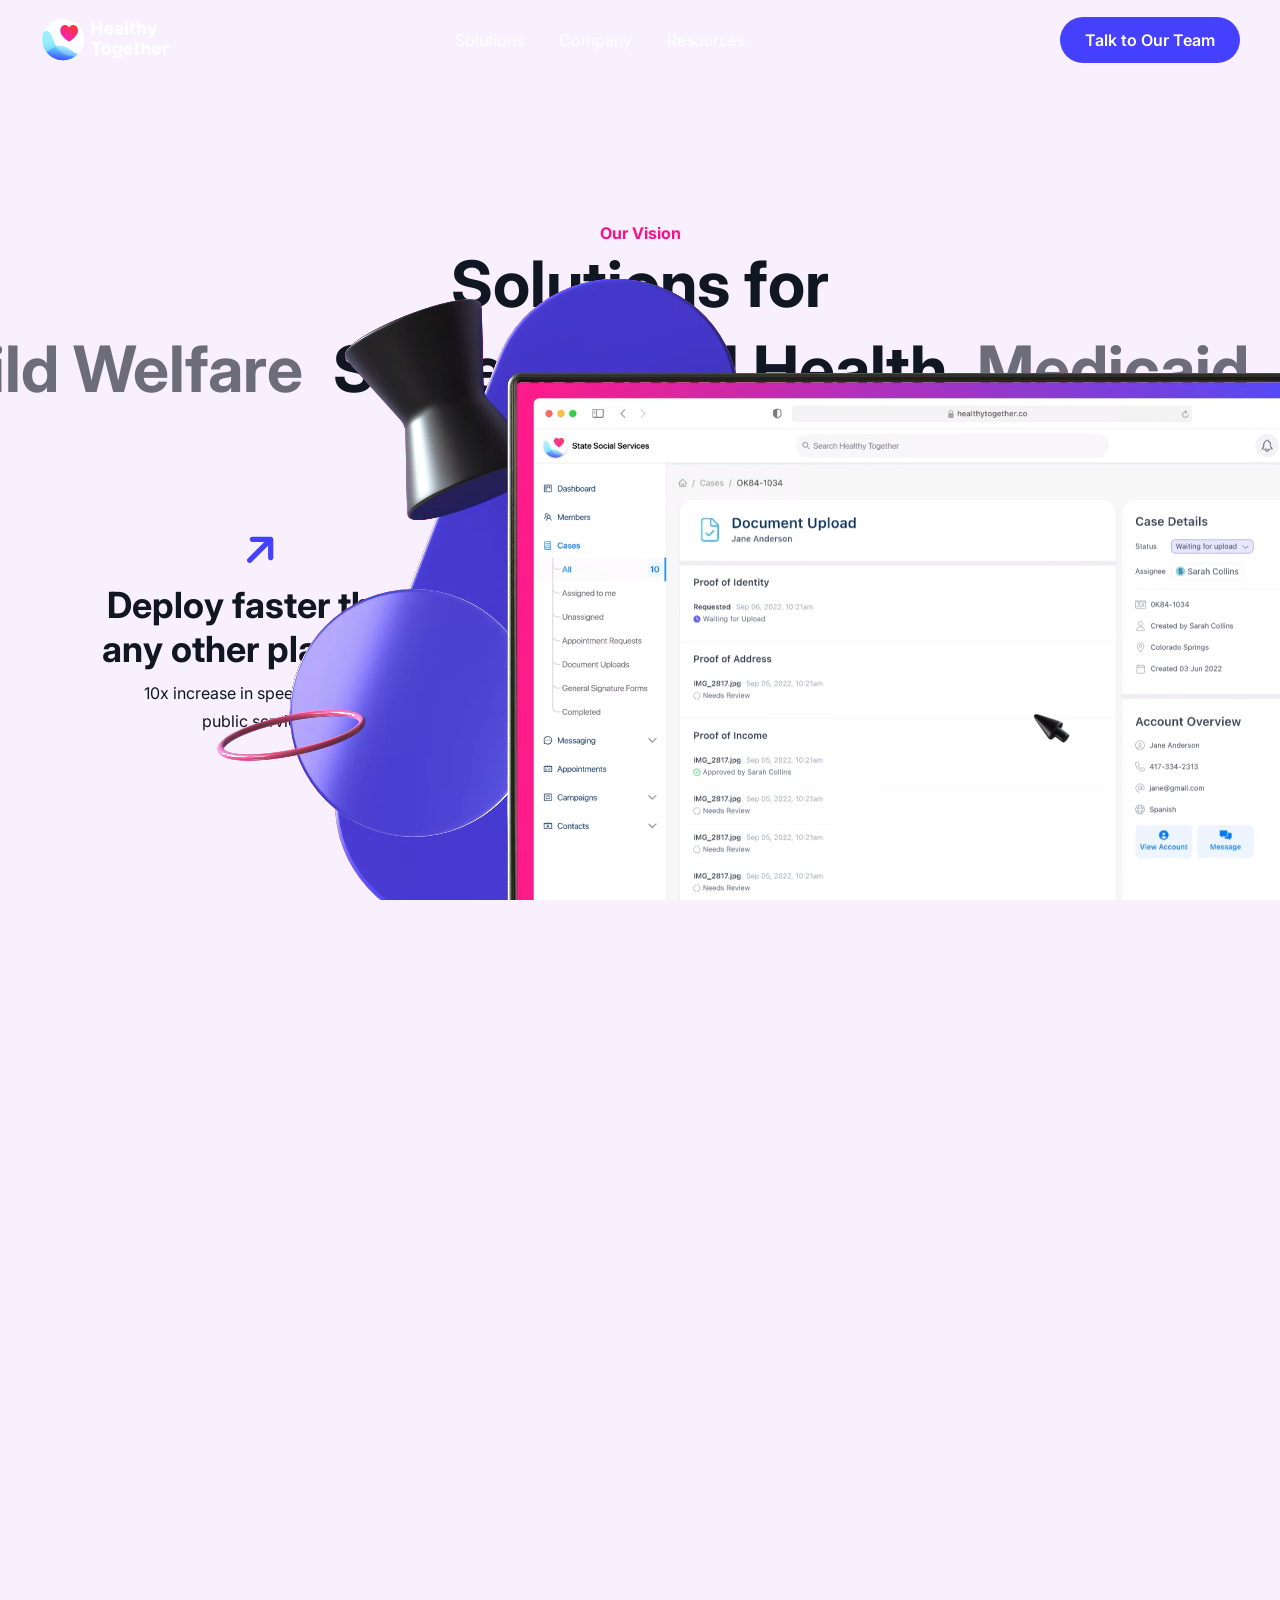
<file: index.html>
<!DOCTYPE html>
<html lang="en">
<head>
    <meta charset="UTF-8">
    <meta name="viewport" content="width=device-width, initial-scale=1.0">
    <title>Helthy Together || Home-1</title>
    <link rel="stylesheet" href="assets/css/bootstrap.min.css">
    <link rel="stylesheet" href="assets/css/magnific-popup.css">
    <link rel="stylesheet" href="assets/css/all.min.css">
    <link rel="stylesheet" href="assets/css/flaticon.css">
    <link rel="stylesheet" href="assets/css/swiper-bundle.min.css">
    <link rel="stylesheet" href="assets/css/style.css">
</head>
<body>
     <!--===== Header Area Start =====-->
     <header>
        <div class="td-header-area td-transparent-header pl-35 pr-40">
            <div class="container-fluid p-0">
                <div class="d-flex justify-content-between align-items-center ">
                    <div class="td-logo">
                        <a href="index.html"><img src="assets/img/logo/logo.png" alt=""></a>
                    </div>
                    <div class="td-main-menu d-xl-block d-none">
                        <nav class="td-mobile-menu-active">
                            <ul class="d-flex">
                                <li><a href="#">Solutions</a></li>
                                <li><a href="#">Company</a></li>
                                <li><a href="#">Resources</a></li>                                                 
                            </ul>
                        </nav>
                    </div>
                    <div class="td-header-search d-none d-md-flex">
                        <button class="td-btn-1">Talk to Our Team</button>
                    </div>
                </div>
            </div>
        </div>
    </header> 
    <!--===== Header Area End =====-->
    <div id="smooth-wrapper">
        <div id="smooth-content">
    <main>
        <!--===== Hero Area Start =====-->
        <section class="td-hero-area td-black-bg pt-65 pb-180">
            <div class="td-hero-container p-relative">
                <div class="td-hero-video">
                    <video autoplay muted playsinline>
                        <source src="assets/video/hero-waveform_VP9.webm" type="video/webm">
                      </video>
                </div>
                <div class="td-hero-content text-center p-absolute">
                    <h1 class="td-hero-title td-line-hight">Creating the future of <br> health & human services.</h1>
                    <div class="td-hero-btn pt-50">
                        <button class="td-btn-1 td-btn-white">Talk to Our Team</button>
                    </div>
                </div>
                <div class="td-hero-brands text-center">
                    <img src="assets/img/home01/brands/brand01.png" alt="">
                    <img src="assets/img/home01/brands/brand02.png" alt="">
                    <img src="assets/img/home01/brands/brand03.png" alt="">
                    <img src="assets/img/home01/brands/brand04.png" alt="">
                    <img src="assets/img/home01/brands/brand05.png" alt="">
                </div>
            </div>
            <div class="td-circle-shape-container">
                <div class="td-circle-shape"></div>
            </div>
        </section>
        <!--===== Hero Area End =====-->

        <!--===== Benefits Area End =====-->
        <div class="td-benefits-area">
            <div class="container">
                <div class="td-benefits-content text-center">
                    <div class="td-benefits-title-wrapper pt-80">
                        <h2 class="td-hero-title">Systemic issues are impacting everyone.</h2>
                        <p>Outdated government systems have been in <br>
                            the spotlight since the global pandemic.</p>
                    </div>
                </div>
            </div> 
            <div class="td-benefits-svg">
                <svg xmlns="http://www.w3.org/2000/svg" id="svg_icon" xmlns:xlink="http://www.w3.org/1999/xlink" viewBox="0 0 1600 720" width="1600" height="720" preserveAspectRatio="xMidYMid meet" style="width: currentWidth; height: 100%; transform: translate3d(0px, 0px, 0px); content-visibility: visible;">
                    <defs><clipPath id="__lottie_element_33"><rect width="1600" height="720" x="0" y="0"></rect></clipPath><g id="__lottie_element_37"><g transform="matrix(1.1976699829101562,0,0,1.117650032043457,-153.98487854003906,9.828521728515625)" opacity="1" style="display: block;"><g opacity="1" transform="matrix(1,0,0,1,264,293)"><path fill="rgb(253,15,131)" fill-opacity="1" d=" M86,-85 C86,-85 86,85 86,85 C86,85 -86,85 -86,85 C-86,85 -86,-85 -86,-85 C-86,-85 86,-85 86,-85z"></path><path stroke-linecap="butt" stroke-linejoin="miter" fill-opacity="0" stroke-miterlimit="4" stroke="rgb(254,15,131)" stroke-opacity="1" stroke-width="0" d=" M86,-85 C86,-85 86,85 86,85 C86,85 -86,85 -86,85 C-86,85 -86,-85 -86,-85 C-86,-85 86,-85 86,-85z"></path></g></g></g><g id="__lottie_element_43"><g style="display: block;" transform="matrix(1.3139499425888062,0,0,1,64.91720581054688,-66.10000610351562)" opacity="1"><g opacity="1" transform="matrix(1,0,0,1,264,293)"><path fill="rgb(253,15,131)" fill-opacity="1" d=" M86,-85 C86,-85 86,85 86,85 C86,85 -86,85 -86,85 C-86,85 -86,-85 -86,-85 C-86,-85 86,-85 86,-85z"></path><path stroke-linecap="butt" stroke-linejoin="miter" fill-opacity="0" stroke-miterlimit="4" stroke="rgb(254,15,131)" stroke-opacity="1" stroke-width="0" d=" M86,-85 C86,-85 86,85 86,85 C86,85 -86,85 -86,85 C-86,85 -86,-85 -86,-85 C-86,-85 86,-85 86,-85z"></path></g></g></g><g id="__lottie_element_49"><g style="display: block;" transform="matrix(1,0,0,1,401.79998779296875,-173.6999969482422)" opacity="1"><g opacity="1" transform="matrix(1,0,0,1,264,293)"><path fill="rgb(253,15,131)" fill-opacity="1" d=" M86,-85 C86,-85 86,85 86,85 C86,85 -86,85 -86,85 C-86,85 -86,-85 -86,-85 C-86,-85 86,-85 86,-85z"></path><path stroke-linecap="butt" stroke-linejoin="miter" fill-opacity="0" stroke-miterlimit="4" stroke="rgb(254,15,131)" stroke-opacity="1" stroke-width="0" d=" M86,-85 C86,-85 86,85 86,85 C86,85 -86,85 -86,85 C-86,85 -86,-85 -86,-85 C-86,-85 86,-85 86,-85z"></path></g></g></g><g id="__lottie_element_55"><g style="display: block;" transform="matrix(1.4418599605560303,0,0,1.1058800220489502,564.3489990234375,-81.32286071777344)" opacity="1"><g opacity="1" transform="matrix(1,0,0,1,264,293)"><path fill="rgb(253,15,131)" fill-opacity="1" d=" M86,-85 C86,-85 86,85 86,85 C86,85 -86,85 -86,85 C-86,85 -86,-85 -86,-85 C-86,-85 86,-85 86,-85z"></path><path stroke-linecap="butt" stroke-linejoin="miter" fill-opacity="0" stroke-miterlimit="4" stroke="rgb(254,15,131)" stroke-opacity="1" stroke-width="0" d=" M86,-85 C86,-85 86,85 86,85 C86,85 -86,85 -86,85 C-86,85 -86,-85 -86,-85 C-86,-85 86,-85 86,-85z"></path></g></g></g><g id="__lottie_element_61"><g style="display: block;" transform="matrix(1.1279100179672241,0,0,1,891.4317016601562,30.70001220703125)" opacity="1"><g opacity="1" transform="matrix(1,0,0,1,264,293)"><path fill="rgb(253,15,131)" fill-opacity="1" d=" M86,-85 C86,-85 86,85 86,85 C86,85 -86,85 -86,85 C-86,85 -86,-85 -86,-85 C-86,-85 86,-85 86,-85z"></path><path stroke-linecap="butt" stroke-linejoin="miter" fill-opacity="0" stroke-miterlimit="4" stroke="rgb(254,15,131)" stroke-opacity="1" stroke-width="0" d=" M86,-85 C86,-85 86,85 86,85 C86,85 -86,85 -86,85 C-86,85 -86,-85 -86,-85 C-86,-85 86,-85 86,-85z"></path></g></g></g><g id="__lottie_element_67"><g style="display: block;" transform="matrix(1.3255800008773804,0,0,1,1099.246826171875,140.29998779296875)" opacity="1"><g opacity="1" transform="matrix(1,0,0,1,264,293)"><path fill="rgb(253,15,131)" fill-opacity="1" d=" M86,-85 C86,-85 86,85 86,85 C86,85 -86,85 -86,85 C-86,85 -86,-85 -86,-85 C-86,-85 86,-85 86,-85z"></path><path stroke-linecap="butt" stroke-linejoin="miter" fill-opacity="0" stroke-miterlimit="4" stroke="rgb(254,15,131)" stroke-opacity="1" stroke-width="0" d=" M86,-85 C86,-85 86,85 86,85 C86,85 -86,85 -86,85 C-86,85 -86,-85 -86,-85 C-86,-85 86,-85 86,-85z"></path></g></g></g><g id="__lottie_element_73"><g transform="matrix(1.1976699829101562,0,0,1.117650032043457,-153.98487854003906,9.828521728515625)" opacity="1" style="display: block;"><g opacity="1" transform="matrix(1,0,0,1,264,293)"><path fill="rgb(253,15,131)" fill-opacity="1" d=" M86,-85 C86,-85 86,85 86,85 C86,85 -86,85 -86,85 C-86,85 -86,-85 -86,-85 C-86,-85 86,-85 86,-85z"></path><path stroke-linecap="butt" stroke-linejoin="miter" fill-opacity="0" stroke-miterlimit="4" stroke="rgb(254,15,131)" stroke-opacity="1" stroke-width="0" d=" M86,-85 C86,-85 86,85 86,85 C86,85 -86,85 -86,85 C-86,85 -86,-85 -86,-85 C-86,-85 86,-85 86,-85z"></path></g></g></g><g id="__lottie_element_79"><g style="display: block;" transform="matrix(1.3139499425888062,0,0,1,64.91720581054688,-66.10000610351562)" opacity="1"><g opacity="1" transform="matrix(1,0,0,1,264,293)"><path fill="rgb(253,15,131)" fill-opacity="1" d=" M86,-85 C86,-85 86,85 86,85 C86,85 -86,85 -86,85 C-86,85 -86,-85 -86,-85 C-86,-85 86,-85 86,-85z"></path><path stroke-linecap="butt" stroke-linejoin="miter" fill-opacity="0" stroke-miterlimit="4" stroke="rgb(254,15,131)" stroke-opacity="1" stroke-width="0" d=" M86,-85 C86,-85 86,85 86,85 C86,85 -86,85 -86,85 C-86,85 -86,-85 -86,-85 C-86,-85 86,-85 86,-85z"></path></g></g></g><g id="__lottie_element_85"><g style="display: block;" transform="matrix(1,0,0,1,401.79998779296875,-173.6999969482422)" opacity="1"><g opacity="1" transform="matrix(1,0,0,1,264,293)"><path fill="rgb(253,15,131)" fill-opacity="1" d=" M86,-85 C86,-85 86,85 86,85 C86,85 -86,85 -86,85 C-86,85 -86,-85 -86,-85 C-86,-85 86,-85 86,-85z"></path><path stroke-linecap="butt" stroke-linejoin="miter" fill-opacity="0" stroke-miterlimit="4" stroke="rgb(254,15,131)" stroke-opacity="1" stroke-width="0" d=" M86,-85 C86,-85 86,85 86,85 C86,85 -86,85 -86,85 C-86,85 -86,-85 -86,-85 C-86,-85 86,-85 86,-85z"></path></g></g></g><g id="__lottie_element_91"><g style="display: block;" transform="matrix(1.4418599605560303,0,0,1.1058800220489502,564.3489990234375,-81.32286071777344)" opacity="1"><g opacity="1" transform="matrix(1,0,0,1,264,293)"><path fill="rgb(253,15,131)" fill-opacity="1" d=" M86,-85 C86,-85 86,85 86,85 C86,85 -86,85 -86,85 C-86,85 -86,-85 -86,-85 C-86,-85 86,-85 86,-85z"></path><path stroke-linecap="butt" stroke-linejoin="miter" fill-opacity="0" stroke-miterlimit="4" stroke="rgb(254,15,131)" stroke-opacity="1" stroke-width="0" d=" M86,-85 C86,-85 86,85 86,85 C86,85 -86,85 -86,85 C-86,85 -86,-85 -86,-85 C-86,-85 86,-85 86,-85z"></path></g></g></g><g id="__lottie_element_97"><g style="display: block;" transform="matrix(1.1279100179672241,0,0,1,891.4317016601562,30.70001220703125)" opacity="1"><g opacity="1" transform="matrix(1,0,0,1,264,293)"><path fill="rgb(253,15,131)" fill-opacity="1" d=" M86,-85 C86,-85 86,85 86,85 C86,85 -86,85 -86,85 C-86,85 -86,-85 -86,-85 C-86,-85 86,-85 86,-85z"></path><path stroke-linecap="butt" stroke-linejoin="miter" fill-opacity="0" stroke-miterlimit="4" stroke="rgb(254,15,131)" stroke-opacity="1" stroke-width="0" d=" M86,-85 C86,-85 86,85 86,85 C86,85 -86,85 -86,85 C-86,85 -86,-85 -86,-85 C-86,-85 86,-85 86,-85z"></path></g></g></g><g id="__lottie_element_103"><g style="display: block;" transform="matrix(1.3255800008773804,0,0,1,1099.246826171875,140.29998779296875)" opacity="1"><g opacity="1" transform="matrix(1,0,0,1,264,293)"><path fill="rgb(253,15,131)" fill-opacity="1" d=" M86,-85 C86,-85 86,85 86,85 C86,85 -86,85 -86,85 C-86,85 -86,-85 -86,-85 C-86,-85 86,-85 86,-85z"></path><path stroke-linecap="butt" stroke-linejoin="miter" fill-opacity="0" stroke-miterlimit="4" stroke="rgb(254,15,131)" stroke-opacity="1" stroke-width="0" d=" M86,-85 C86,-85 86,85 86,85 C86,85 -86,85 -86,85 C-86,85 -86,-85 -86,-85 C-86,-85 86,-85 86,-85z"></path></g></g></g><g id="__lottie_element_109"><g transform="matrix(1.1976699829101562,0,0,1.117650032043457,-153.98487854003906,9.828521728515625)" opacity="1" style="display: block;"><g opacity="1" transform="matrix(1,0,0,1,264,293)"><path fill="rgb(253,15,131)" fill-opacity="1" d=" M86,-85 C86,-85 86,85 86,85 C86,85 -86,85 -86,85 C-86,85 -86,-85 -86,-85 C-86,-85 86,-85 86,-85z"></path><path stroke-linecap="butt" stroke-linejoin="miter" fill-opacity="0" stroke-miterlimit="4" stroke="rgb(254,15,131)" stroke-opacity="1" stroke-width="0" d=" M86,-85 C86,-85 86,85 86,85 C86,85 -86,85 -86,85 C-86,85 -86,-85 -86,-85 C-86,-85 86,-85 86,-85z"></path></g></g></g><g id="__lottie_element_115"><g style="display: block;" transform="matrix(1.3139499425888062,0,0,1,64.91720581054688,-66.10000610351562)" opacity="1"><g opacity="1" transform="matrix(1,0,0,1,264,293)"><path fill="rgb(253,15,131)" fill-opacity="1" d=" M86,-85 C86,-85 86,85 86,85 C86,85 -86,85 -86,85 C-86,85 -86,-85 -86,-85 C-86,-85 86,-85 86,-85z"></path><path stroke-linecap="butt" stroke-linejoin="miter" fill-opacity="0" stroke-miterlimit="4" stroke="rgb(254,15,131)" stroke-opacity="1" stroke-width="0" d=" M86,-85 C86,-85 86,85 86,85 C86,85 -86,85 -86,85 C-86,85 -86,-85 -86,-85 C-86,-85 86,-85 86,-85z"></path></g></g></g><g id="__lottie_element_121"><g style="display: block;" transform="matrix(1,0,0,1,401.79998779296875,-173.6999969482422)" opacity="1"><g opacity="1" transform="matrix(1,0,0,1,264,293)"><path fill="rgb(253,15,131)" fill-opacity="1" d=" M86,-85 C86,-85 86,85 86,85 C86,85 -86,85 -86,85 C-86,85 -86,-85 -86,-85 C-86,-85 86,-85 86,-85z"></path><path stroke-linecap="butt" stroke-linejoin="miter" fill-opacity="0" stroke-miterlimit="4" stroke="rgb(254,15,131)" stroke-opacity="1" stroke-width="0" d=" M86,-85 C86,-85 86,85 86,85 C86,85 -86,85 -86,85 C-86,85 -86,-85 -86,-85 C-86,-85 86,-85 86,-85z"></path></g></g></g><g id="__lottie_element_127"><g style="display: block;" transform="matrix(1.4418599605560303,0,0,1.1058800220489502,564.3489990234375,-81.32286071777344)" opacity="1"><g opacity="1" transform="matrix(1,0,0,1,264,293)"><path fill="rgb(253,15,131)" fill-opacity="1" d=" M86,-85 C86,-85 86,85 86,85 C86,85 -86,85 -86,85 C-86,85 -86,-85 -86,-85 C-86,-85 86,-85 86,-85z"></path><path stroke-linecap="butt" stroke-linejoin="miter" fill-opacity="0" stroke-miterlimit="4" stroke="rgb(254,15,131)" stroke-opacity="1" stroke-width="0" d=" M86,-85 C86,-85 86,85 86,85 C86,85 -86,85 -86,85 C-86,85 -86,-85 -86,-85 C-86,-85 86,-85 86,-85z"></path></g></g></g><g id="__lottie_element_133"><g style="display: block;" transform="matrix(1.1279100179672241,0,0,1,891.4317016601562,30.70001220703125)" opacity="1"><g opacity="1" transform="matrix(1,0,0,1,264,293)"><path fill="rgb(253,15,131)" fill-opacity="1" d=" M86,-85 C86,-85 86,85 86,85 C86,85 -86,85 -86,85 C-86,85 -86,-85 -86,-85 C-86,-85 86,-85 86,-85z"></path><path stroke-linecap="butt" stroke-linejoin="miter" fill-opacity="0" stroke-miterlimit="4" stroke="rgb(254,15,131)" stroke-opacity="1" stroke-width="0" d=" M86,-85 C86,-85 86,85 86,85 C86,85 -86,85 -86,85 C-86,85 -86,-85 -86,-85 C-86,-85 86,-85 86,-85z"></path></g></g></g><g id="__lottie_element_139"><g style="display: block;" transform="matrix(1.3255800008773804,0,0,1,1099.246826171875,140.29998779296875)" opacity="1"><g opacity="1" transform="matrix(1,0,0,1,264,293)"><path fill="rgb(253,15,131)" fill-opacity="1" d=" M86,-85 C86,-85 86,85 86,85 C86,85 -86,85 -86,85 C-86,85 -86,-85 -86,-85 C-86,-85 86,-85 86,-85z"></path><path stroke-linecap="butt" stroke-linejoin="miter" fill-opacity="0" stroke-miterlimit="4" stroke="rgb(254,15,131)" stroke-opacity="1" stroke-width="0" d=" M86,-85 C86,-85 86,85 86,85 C86,85 -86,85 -86,85 C-86,85 -86,-85 -86,-85 C-86,-85 86,-85 86,-85z"></path></g></g></g><g id="__lottie_element_145"><g transform="matrix(1.1976699829101562,0,0,1.117650032043457,-153.98487854003906,9.828521728515625)" opacity="1" style="display: block;"><g opacity="1" transform="matrix(1,0,0,1,264,293)"><path fill="rgb(253,15,131)" fill-opacity="1" d=" M86,-85 C86,-85 86,85 86,85 C86,85 -86,85 -86,85 C-86,85 -86,-85 -86,-85 C-86,-85 86,-85 86,-85z"></path><path stroke-linecap="butt" stroke-linejoin="miter" fill-opacity="0" stroke-miterlimit="4" stroke="rgb(254,15,131)" stroke-opacity="1" stroke-width="0" d=" M86,-85 C86,-85 86,85 86,85 C86,85 -86,85 -86,85 C-86,85 -86,-85 -86,-85 C-86,-85 86,-85 86,-85z"></path></g></g></g><g id="__lottie_element_151"><g style="display: block;" transform="matrix(1.3139499425888062,0,0,1,64.91720581054688,-66.10000610351562)" opacity="1"><g opacity="1" transform="matrix(1,0,0,1,264,293)"><path fill="rgb(253,15,131)" fill-opacity="1" d=" M86,-85 C86,-85 86,85 86,85 C86,85 -86,85 -86,85 C-86,85 -86,-85 -86,-85 C-86,-85 86,-85 86,-85z"></path><path stroke-linecap="butt" stroke-linejoin="miter" fill-opacity="0" stroke-miterlimit="4" stroke="rgb(254,15,131)" stroke-opacity="1" stroke-width="0" d=" M86,-85 C86,-85 86,85 86,85 C86,85 -86,85 -86,85 C-86,85 -86,-85 -86,-85 C-86,-85 86,-85 86,-85z"></path></g></g></g><g id="__lottie_element_157"><g style="display: block;" transform="matrix(1,0,0,1,401.79998779296875,-173.6999969482422)" opacity="1"><g opacity="1" transform="matrix(1,0,0,1,264,293)"><path fill="rgb(253,15,131)" fill-opacity="1" d=" M86,-85 C86,-85 86,85 86,85 C86,85 -86,85 -86,85 C-86,85 -86,-85 -86,-85 C-86,-85 86,-85 86,-85z"></path><path stroke-linecap="butt" stroke-linejoin="miter" fill-opacity="0" stroke-miterlimit="4" stroke="rgb(254,15,131)" stroke-opacity="1" stroke-width="0" d=" M86,-85 C86,-85 86,85 86,85 C86,85 -86,85 -86,85 C-86,85 -86,-85 -86,-85 C-86,-85 86,-85 86,-85z"></path></g></g></g><g id="__lottie_element_163"><g style="display: block;" transform="matrix(1.4418599605560303,0,0,1.1058800220489502,564.3489990234375,-81.32286071777344)" opacity="1"><g opacity="1" transform="matrix(1,0,0,1,264,293)"><path fill="rgb(253,15,131)" fill-opacity="1" d=" M86,-85 C86,-85 86,85 86,85 C86,85 -86,85 -86,85 C-86,85 -86,-85 -86,-85 C-86,-85 86,-85 86,-85z"></path><path stroke-linecap="butt" stroke-linejoin="miter" fill-opacity="0" stroke-miterlimit="4" stroke="rgb(254,15,131)" stroke-opacity="1" stroke-width="0" d=" M86,-85 C86,-85 86,85 86,85 C86,85 -86,85 -86,85 C-86,85 -86,-85 -86,-85 C-86,-85 86,-85 86,-85z"></path></g></g></g><g id="__lottie_element_169"><g style="display: block;" transform="matrix(1.1279100179672241,0,0,1,891.4317016601562,30.70001220703125)" opacity="1"><g opacity="1" transform="matrix(1,0,0,1,264,293)"><path fill="rgb(253,15,131)" fill-opacity="1" d=" M86,-85 C86,-85 86,85 86,85 C86,85 -86,85 -86,85 C-86,85 -86,-85 -86,-85 C-86,-85 86,-85 86,-85z"></path><path stroke-linecap="butt" stroke-linejoin="miter" fill-opacity="0" stroke-miterlimit="4" stroke="rgb(254,15,131)" stroke-opacity="1" stroke-width="0" d=" M86,-85 C86,-85 86,85 86,85 C86,85 -86,85 -86,85 C-86,85 -86,-85 -86,-85 C-86,-85 86,-85 86,-85z"></path></g></g></g><g id="__lottie_element_175"><g style="display: block;" transform="matrix(1.3255800008773804,0,0,1,1099.246826171875,140.29998779296875)" opacity="1"><g opacity="1" transform="matrix(1,0,0,1,264,293)"><path fill="rgb(253,15,131)" fill-opacity="1" d=" M86,-85 C86,-85 86,85 86,85 C86,85 -86,85 -86,85 C-86,85 -86,-85 -86,-85 C-86,-85 86,-85 86,-85z"></path><path stroke-linecap="butt" stroke-linejoin="miter" fill-opacity="0" stroke-miterlimit="4" stroke="rgb(254,15,131)" stroke-opacity="1" stroke-width="0" d=" M86,-85 C86,-85 86,85 86,85 C86,85 -86,85 -86,85 C-86,85 -86,-85 -86,-85 C-86,-85 86,-85 86,-85z"></path></g></g></g><mask id="__lottie_element_175_1" mask-type="alpha"><use xlink:href="#__lottie_element_175"></use></mask><mask id="__lottie_element_169_1" mask-type="alpha"><use xlink:href="#__lottie_element_169"></use></mask><mask id="__lottie_element_163_1" mask-type="alpha"><use xlink:href="#__lottie_element_163"></use></mask><mask id="__lottie_element_157_1" mask-type="alpha"><use xlink:href="#__lottie_element_157"></use></mask><mask id="__lottie_element_151_1" mask-type="alpha"><use xlink:href="#__lottie_element_151"></use></mask><mask id="__lottie_element_145_1" mask-type="alpha"><use xlink:href="#__lottie_element_145"></use></mask><mask id="__lottie_element_139_1" mask-type="alpha"><use xlink:href="#__lottie_element_139"></use></mask><mask id="__lottie_element_133_1" mask-type="alpha"><use xlink:href="#__lottie_element_133"></use></mask><mask id="__lottie_element_127_1" mask-type="alpha"><use xlink:href="#__lottie_element_127"></use></mask><mask id="__lottie_element_121_1" mask-type="alpha"><use xlink:href="#__lottie_element_121"></use></mask><mask id="__lottie_element_115_1" mask-type="alpha"><use xlink:href="#__lottie_element_115"></use></mask><mask id="__lottie_element_109_1" mask-type="alpha"><use xlink:href="#__lottie_element_109"></use></mask><mask id="__lottie_element_103_1" mask-type="alpha"><use xlink:href="#__lottie_element_103"></use></mask><mask id="__lottie_element_97_1" mask-type="alpha"><use xlink:href="#__lottie_element_97"></use></mask><mask id="__lottie_element_91_1" mask-type="alpha"><use xlink:href="#__lottie_element_91"></use></mask><mask id="__lottie_element_85_1" mask-type="alpha"><use xlink:href="#__lottie_element_85"></use></mask><mask id="__lottie_element_79_1" mask-type="alpha"><use xlink:href="#__lottie_element_79"></use></mask><mask id="__lottie_element_73_1" mask-type="alpha"><use xlink:href="#__lottie_element_73"></use></mask><mask id="__lottie_element_67_1" mask-type="alpha"><use xlink:href="#__lottie_element_67"></use></mask><mask id="__lottie_element_61_1" mask-type="alpha"><use xlink:href="#__lottie_element_61"></use></mask><mask id="__lottie_element_55_1" mask-type="alpha"><use xlink:href="#__lottie_element_55"></use></mask><mask id="__lottie_element_49_1" mask-type="alpha"><use xlink:href="#__lottie_element_49"></use></mask><mask id="__lottie_element_43_1" mask-type="alpha"><use xlink:href="#__lottie_element_43"></use></mask><mask id="__lottie_element_37_1" mask-type="alpha"><use xlink:href="#__lottie_element_37"></use></mask></defs><g clip-path="url(#__lottie_element_33)"><g mask="url(#__lottie_element_37_1)" style="display: block;"><g transform="matrix(1,0,0,1,800,360)" opacity="1"><g opacity="1" transform="matrix(1,0,0,1,-646,-52.75)"><path fill="rgb(15,23,33)" fill-opacity="1" d=" M83,-38.25 C83,-38.25 83,38.25 83,38.25 C83,50.39179992675781 73.14179992675781,60.25 61,60.25 C61,60.25 -61,60.25 -61,60.25 C-73.14179992675781,60.25 -83,50.39179992675781 -83,38.25 C-83,38.25 -83,-38.25 -83,-38.25 C-83,-50.39179992675781 -73.14179992675781,-60.25 -61,-60.25 C-61,-60.25 61,-60.25 61,-60.25 C73.14179992675781,-60.25 83,-50.39179992675781 83,-38.25z"></path></g></g></g><g mask="url(#__lottie_element_43_1)" style="display: block;"><g transform="matrix(1,0,0,1,1058.5,259.5)" opacity="1"><g opacity="1" transform="matrix(1,0,0,1,-649,-52.25)"><path fill="rgb(15,23,33)" fill-opacity="1" d=" M91,-38.25 C91,-38.25 91,38.25 91,38.25 C91,50.39179992675781 81.14179992675781,60.25 69,60.25 C69,60.25 -69,60.25 -69,60.25 C-81.14179992675781,60.25 -91,50.39179992675781 -91,38.25 C-91,38.25 -91,-38.25 -91,-38.25 C-91,-50.39179992675781 -81.14179992675781,-60.25 -69,-60.25 C-69,-60.25 69,-60.25 69,-60.25 C81.14179992675781,-60.25 91,-50.39179992675781 91,-38.25z"></path></g></g></g><g mask="url(#__lottie_element_49_1)" style="display: block;"><g transform="matrix(1,0,0,1,1309.5,151)" opacity="1"><g opacity="1" transform="matrix(1,0,0,1,-646,-52.75)"><path fill="rgb(15,23,33)" fill-opacity="1" d=" M75.5,-38.25 C75.5,-38.25 75.5,38.25 75.5,38.25 C75.5,50.39179992675781 65.64179992675781,60.25 53.5,60.25 C53.5,60.25 -53.5,60.25 -53.5,60.25 C-65.64179992675781,60.25 -75.5,50.39179992675781 -75.5,38.25 C-75.5,38.25 -75.5,-38.25 -75.5,-38.25 C-75.5,-50.39179992675781 -65.64179992675781,-60.25 -53.5,-60.25 C-53.5,-60.25 53.5,-60.25 53.5,-60.25 C65.64179992675781,-60.25 75.5,-50.39179992675781 75.5,-38.25z"></path></g></g></g><g mask="url(#__lottie_element_55_1)" style="display: block;"><g transform="matrix(1,0,0,1,1568.5,279.5)" opacity="1"><g opacity="1" transform="matrix(1,0,0,1,-646,-52.75)"><path fill="rgb(15,23,33)" fill-opacity="1" d=" M80,-52.25 C80,-52.25 80,52.25 80,52.25 C80,64.39179992675781 70.14179992675781,74.25 58,74.25 C58,74.25 -58,74.25 -58,74.25 C-70.14179992675781,74.25 -80,64.39179992675781 -80,52.25 C-80,52.25 -80,-52.25 -80,-52.25 C-80,-64.39179992675781 -70.14179992675781,-74.25 -58,-74.25 C-58,-74.25 58,-74.25 58,-74.25 C70.14179992675781,-74.25 80,-64.39179992675781 80,-52.25z"></path></g></g></g><g mask="url(#__lottie_element_61_1)" style="display: block;"><g transform="matrix(1,0,0,1,1831.5,372.5)" opacity="1"><g opacity="1" transform="matrix(1,0,0,1,-649,-54.75)"><path fill="rgb(15,23,33)" fill-opacity="1" d=" M67.5,-52.25 C67.5,-52.25 67.5,52.25 67.5,52.25 C67.5,64.39179992675781 57.64179992675781,74.25 45.5,74.25 C45.5,74.25 -45.5,74.25 -45.5,74.25 C-57.64179992675781,74.25 -67.5,64.39179992675781 -67.5,52.25 C-67.5,52.25 -67.5,-52.25 -67.5,-52.25 C-67.5,-64.39179992675781 -57.64179992675781,-74.25 -45.5,-74.25 C-45.5,-74.25 45.5,-74.25 45.5,-74.25 C57.64179992675781,-74.25 67.5,-64.39179992675781 67.5,-52.25z"></path></g></g></g><g mask="url(#__lottie_element_67_1)" style="display: block;"><g transform="matrix(1,0,0,1,2094.5,466.5)" opacity="1"><g opacity="1" transform="matrix(1,0,0,1,-647.5,-52.75)"><path fill="rgb(15,23,33)" fill-opacity="1" d=" M103.5,-34.25 C103.5,-34.25 103.5,34.25 103.5,34.25 C103.5,48.59939956665039 91.84940338134766,60.25 77.5,60.25 C77.5,60.25 -77.5,60.25 -77.5,60.25 C-91.84940338134766,60.25 -103.5,48.59939956665039 -103.5,34.25 C-103.5,34.25 -103.5,-34.25 -103.5,-34.25 C-103.5,-48.59939956665039 -91.84940338134766,-60.25 -77.5,-60.25 C-77.5,-60.25 77.5,-60.25 77.5,-60.25 C91.84940338134766,-60.25 103.5,-48.59939956665039 103.5,-34.25z"></path></g></g></g><g mask="url(#__lottie_element_73_1)" style="display: block;"><g transform="matrix(1,0,0,1,800,360)" opacity="1"><g opacity="1" transform="matrix(1,0,0,1,-645.43798828125,22.187999725341797)"><path fill="rgb(15,23,33)" fill-opacity="1" d=" M1.5,-19 C1.5,-19 1.5,19 1.5,19 C1.5,19 -1.5,19 -1.5,19 C-1.5,19 -1.5,-19 -1.5,-19 C-1.5,-19 1.5,-19 1.5,-19z"></path></g></g></g><g mask="url(#__lottie_element_79_1)" style="display: block;"><g transform="matrix(1,0,0,1,1055.43798828125,252.81199645996094)" opacity="1"><g opacity="1" transform="matrix(1,0,0,1,-645.43798828125,22.187999725341797)"><path fill="rgb(15,23,33)" fill-opacity="1" d=" M1.5,-19 C1.5,-19 1.5,19 1.5,19 C1.5,19 -1.5,19 -1.5,19 C-1.5,19 -1.5,-19 -1.5,-19 C-1.5,-19 1.5,-19 1.5,-19z"></path></g></g></g><g mask="url(#__lottie_element_85_1)" style="display: block;"><g transform="matrix(1,0,0,1,1308.43798828125,148.81199645996094)" opacity="1"><g opacity="1" transform="matrix(1,0,0,1,-645.43798828125,22.187999725341797)"><path fill="rgb(15,23,33)" fill-opacity="1" d=" M1.5,-19 C1.5,-19 1.5,19 1.5,19 C1.5,19 -1.5,19 -1.5,19 C-1.5,19 -1.5,-19 -1.5,-19 C-1.5,-19 1.5,-19 1.5,-19z"></path></g></g></g><g mask="url(#__lottie_element_91_1)" style="display: block;"><g transform="matrix(1,0,0,1,1568.43798828125,285.81201171875)" opacity="1"><g opacity="1" transform="matrix(1,0,0,1,-645.43798828125,22.187999725341797)"><path fill="rgb(15,23,33)" fill-opacity="1" d=" M1.5,-19 C1.5,-19 1.5,19 1.5,19 C1.5,19 -1.5,19 -1.5,19 C-1.5,19 -1.5,-19 -1.5,-19 C-1.5,-19 1.5,-19 1.5,-19z"></path></g></g></g><g mask="url(#__lottie_element_97_1)" style="display: block;"><g transform="matrix(1,0,0,1,1827.43798828125,367.81201171875)" opacity="1"><g opacity="1" transform="matrix(1,0,0,1,-645.43798828125,22.187999725341797)"><path fill="rgb(15,23,33)" fill-opacity="1" d=" M1.5,-19 C1.5,-19 1.5,19 1.5,19 C1.5,19 -1.5,19 -1.5,19 C-1.5,19 -1.5,-19 -1.5,-19 C-1.5,-19 1.5,-19 1.5,-19z"></path></g></g></g><g mask="url(#__lottie_element_103_1)" style="display: block;"><g transform="matrix(1,0,0,1,2093.43798828125,466.81201171875)" opacity="1"><g opacity="1" transform="matrix(1,0,0,1,-645.43798828125,22.187999725341797)"><path fill="rgb(15,23,33)" fill-opacity="1" d=" M1.5,-19 C1.5,-19 1.5,19 1.5,19 C1.5,19 -1.5,19 -1.5,19 C-1.5,19 -1.5,-19 -1.5,-19 C-1.5,-19 1.5,-19 1.5,-19z"></path></g></g></g><g mask="url(#__lottie_element_109_1)" style="display: block;"><g transform="matrix(1,0,0,1,155.5,332)" opacity="1" fill="rgb(249,240,255)" font-size="22" font-family="Inter" font-style="normal" font-weight="400" aria-label="Employment"><g stroke-linecap="butt" stroke-linejoin="round" stroke-miterlimit="4" transform="matrix(1,0,0,1,-62.0785026550293,0)" opacity="1" style="display: inherit;"><g><g transform="matrix(1,0,0,1,0,0)" opacity="1" style="display: block;"><path d=" M11.72,0 C11.72,0 11.72,-1.72 11.72,-1.72 C11.72,-1.72 3.88,-1.72 3.88,-1.72 C3.88,-1.72 3.88,-7.16 3.88,-7.16 C3.88,-7.16 11.09,-7.16 11.09,-7.16 C11.09,-7.16 11.09,-8.88 11.09,-8.88 C11.09,-8.88 3.88,-8.88 3.88,-8.88 C3.88,-8.88 3.88,-14.28 3.88,-14.28 C3.88,-14.28 11.59,-14.28 11.59,-14.28 C11.59,-14.28 11.59,-16 11.59,-16 C11.59,-16 1.94,-16 1.94,-16 C1.94,-16 1.94,0 1.94,0 C1.94,0 11.72,0 11.72,0z"></path><g opacity="1" transform="matrix(0.2199999988079071,0,0,0.2199999988079071,0,0)"></g></g></g></g><g stroke-linecap="butt" stroke-linejoin="round" stroke-miterlimit="4" transform="matrix(1,0,0,1,-49.47249984741211,0)" opacity="1" style="display: inherit;"><g><g transform="matrix(1,0,0,1,0,0)" opacity="1" style="display: block;"><path d=" M3.53,0 C3.53,0 3.53,-7.5 3.53,-7.5 C3.53,-8.09 3.66,-8.61 3.91,-9.06 C4.16,-9.51 4.5,-9.86 4.91,-10.12 C5.32,-10.37 5.77,-10.5 6.25,-10.5 C6.95,-10.5 7.52,-10.29 7.96,-9.87 C8.4,-9.45 8.63,-8.9 8.63,-8.22 C8.63,-8.22 8.63,0 8.63,0 C8.63,0 10.5,0 10.5,0 C10.5,0 10.5,-7.81 10.5,-7.81 C10.5,-8.59 10.73,-9.23 11.2,-9.74 C11.66,-10.25 12.31,-10.5 13.16,-10.5 C13.81,-10.5 14.38,-10.31 14.87,-9.93 C15.35,-9.55 15.59,-8.92 15.59,-8.03 C15.59,-8.03 15.59,0 15.59,0 C15.59,0 17.44,0 17.44,0 C17.44,0 17.44,-8.03 17.44,-8.03 C17.44,-9.44 17.1,-10.48 16.41,-11.15 C15.73,-11.82 14.85,-12.16 13.78,-12.16 C12.92,-12.16 12.18,-11.97 11.57,-11.61 C10.96,-11.24 10.49,-10.74 10.19,-10.13 C10.19,-10.13 10.06,-10.13 10.06,-10.13 C9.77,-10.77 9.35,-11.26 8.82,-11.62 C8.3,-11.98 7.64,-12.16 6.84,-12.16 C6.06,-12.16 5.39,-11.98 4.84,-11.62 C4.28,-11.26 3.87,-10.77 3.62,-10.13 C3.62,-10.13 3.47,-10.13 3.47,-10.13 C3.47,-10.13 3.47,-12 3.47,-12 C3.47,-12 1.69,-12 1.69,-12 C1.69,-12 1.69,0 1.69,0 C1.69,0 3.53,0 3.53,0z"></path><g opacity="1" transform="matrix(0.2199999988079071,0,0,0.2199999988079071,0,0)"></g></g></g></g><g stroke-linecap="butt" stroke-linejoin="round" stroke-miterlimit="4" transform="matrix(1,0,0,1,-30.897899627685547,0)" opacity="1" style="display: inherit;"><g><g transform="matrix(1,0,0,1,0,0)" opacity="1" style="display: block;"><path d=" M3.89,-8.36 C4.15,-9.03 4.54,-9.56 5.05,-9.93 C5.56,-10.31 6.19,-10.5 6.94,-10.5 C7.72,-10.5 8.37,-10.3 8.89,-9.9 C9.4,-9.5 9.79,-8.96 10.05,-8.29 C10.31,-7.61 10.44,-6.84 10.44,-6 C10.44,-5.15 10.31,-4.37 10.04,-3.68 C9.78,-2.98 9.39,-2.43 8.87,-2.02 C8.35,-1.61 7.71,-1.41 6.94,-1.41 C6.2,-1.41 5.57,-1.6 5.06,-1.99 C4.55,-2.38 4.16,-2.92 3.9,-3.61 C3.63,-4.3 3.5,-5.09 3.5,-6 C3.5,-6.9 3.63,-7.68 3.89,-8.36z M3.53,4.5 C3.53,4.5 3.53,-1.84 3.53,-1.84 C3.53,-1.84 3.69,-1.84 3.69,-1.84 C3.82,-1.63 4.02,-1.35 4.27,-1.02 C4.52,-0.69 4.87,-0.39 5.34,-0.14 C5.8,0.12 6.42,0.25 7.19,0.25 C8.19,0.25 9.07,0 9.84,-0.51 C10.6,-1.02 11.2,-1.74 11.63,-2.67 C12.07,-3.6 12.28,-4.7 12.28,-5.97 C12.28,-7.23 12.07,-8.32 11.63,-9.25 C11.2,-10.18 10.6,-10.89 9.83,-11.4 C9.06,-11.9 8.17,-12.16 7.16,-12.16 C6.37,-12.16 5.76,-12.03 5.3,-11.77 C4.84,-11.51 4.5,-11.22 4.25,-10.89 C4.01,-10.57 3.82,-10.3 3.69,-10.09 C3.69,-10.09 3.47,-10.09 3.47,-10.09 C3.47,-10.09 3.47,-12 3.47,-12 C3.47,-12 1.69,-12 1.69,-12 C1.69,-12 1.69,4.5 1.69,4.5 C1.69,4.5 3.53,4.5 3.53,4.5z"></path><g opacity="1" transform="matrix(0.2199999988079071,0,0,0.2199999988079071,0,0)"></g></g></g></g><g stroke-linecap="butt" stroke-linejoin="round" stroke-miterlimit="4" transform="matrix(1,0,0,1,-18.041101455688477,0)" opacity="1" style="display: inherit;"><g><g transform="matrix(1,0,0,1,0,0)" opacity="1" style="display: block;"><path d=" M1.69,-16 C1.69,-16 1.69,0 1.69,0 C1.69,0 3.53,0 3.53,0 C3.53,0 3.53,-16 3.53,-16 C3.53,-16 1.69,-16 1.69,-16z"></path><g opacity="1" transform="matrix(0.2199999988079071,0,0,0.2199999988079071,0,0)"></g></g></g></g><g stroke-linecap="butt" stroke-linejoin="round" stroke-miterlimit="4" transform="matrix(1,0,0,1,-13.372700691223145,0)" opacity="1" style="display: inherit;"><g><g transform="matrix(1,0,0,1,0,0)" opacity="1" style="display: block;"><path d=" M4.53,-2.04 C4,-2.46 3.61,-3.02 3.35,-3.7 C3.1,-4.39 2.97,-5.14 2.97,-5.94 C2.97,-6.74 3.1,-7.49 3.35,-8.18 C3.61,-8.87 4,-9.43 4.53,-9.86 C5.06,-10.29 5.74,-10.5 6.56,-10.5 C7.39,-10.5 8.06,-10.29 8.59,-9.86 C9.12,-9.43 9.52,-8.87 9.77,-8.18 C10.03,-7.49 10.16,-6.74 10.16,-5.94 C10.16,-5.14 10.03,-4.39 9.77,-3.7 C9.52,-3.02 9.12,-2.46 8.59,-2.04 C8.06,-1.62 7.39,-1.41 6.56,-1.41 C5.74,-1.41 5.06,-1.62 4.53,-2.04z M9.41,-0.52 C10.23,-1.04 10.86,-1.76 11.32,-2.69 C11.77,-3.61 12,-4.7 12,-5.94 C12,-7.19 11.77,-8.28 11.32,-9.21 C10.86,-10.14 10.23,-10.87 9.41,-11.38 C8.59,-11.9 7.65,-12.16 6.56,-12.16 C5.48,-12.16 4.53,-11.9 3.71,-11.38 C2.9,-10.87 2.26,-10.14 1.81,-9.21 C1.35,-8.28 1.13,-7.19 1.13,-5.94 C1.13,-4.7 1.35,-3.61 1.81,-2.69 C2.26,-1.76 2.9,-1.04 3.71,-0.52 C4.53,-0.01 5.48,0.25 6.56,0.25 C7.65,0.25 8.59,-0.01 9.41,-0.52z"></path><g opacity="1" transform="matrix(0.2199999988079071,0,0,0.2199999988079071,0,0)"></g></g></g></g><g stroke-linecap="butt" stroke-linejoin="round" stroke-miterlimit="4" transform="matrix(1,0,0,1,-0.797501266002655,0)" opacity="1" style="display: inherit;"><g><g transform="matrix(1,0,0,1,0,0)" opacity="1" style="display: block;"><path d=" M4.38,4.17 C4.82,3.97 5.22,3.67 5.55,3.27 C5.89,2.87 6.18,2.36 6.41,1.75 C6.41,1.75 11.52,-11.97 11.52,-11.97 C11.52,-11.97 9.5,-12 9.5,-12 C9.5,-12 6.19,-2.44 6.19,-2.44 C6.19,-2.44 6.06,-2.44 6.06,-2.44 C6.06,-2.44 2.75,-12 2.75,-12 C2.75,-12 0.75,-12 0.75,-12 C0.75,-12 5.19,0.06 5.19,0.06 C5.19,0.06 4.84,1 4.84,1 C4.52,1.9 4.13,2.43 3.68,2.61 C3.23,2.79 2.67,2.8 2,2.63 C2,2.63 1.53,4.25 1.53,4.25 C1.62,4.3 1.79,4.34 2.04,4.39 C2.28,4.44 2.56,4.47 2.87,4.47 C3.43,4.47 3.93,4.37 4.38,4.17z"></path><g opacity="1" transform="matrix(0.2199999988079071,0,0,0.2199999988079071,0,0)"></g></g></g></g><g stroke-linecap="butt" stroke-linejoin="round" stroke-miterlimit="4" transform="matrix(1,0,0,1,10.917500495910645,0)" opacity="1" style="display: inherit;"><g><g transform="matrix(1,0,0,1,0,0)" opacity="1" style="display: block;"><path d=" M3.53,0 C3.53,0 3.53,-7.5 3.53,-7.5 C3.53,-8.09 3.66,-8.61 3.91,-9.06 C4.16,-9.51 4.5,-9.86 4.91,-10.12 C5.32,-10.37 5.77,-10.5 6.25,-10.5 C6.95,-10.5 7.52,-10.29 7.96,-9.87 C8.4,-9.45 8.63,-8.9 8.63,-8.22 C8.63,-8.22 8.63,0 8.63,0 C8.63,0 10.5,0 10.5,0 C10.5,0 10.5,-7.81 10.5,-7.81 C10.5,-8.59 10.73,-9.23 11.2,-9.74 C11.66,-10.25 12.31,-10.5 13.16,-10.5 C13.81,-10.5 14.38,-10.31 14.87,-9.93 C15.35,-9.55 15.59,-8.92 15.59,-8.03 C15.59,-8.03 15.59,0 15.59,0 C15.59,0 17.44,0 17.44,0 C17.44,0 17.44,-8.03 17.44,-8.03 C17.44,-9.44 17.1,-10.48 16.41,-11.15 C15.73,-11.82 14.85,-12.16 13.78,-12.16 C12.92,-12.16 12.18,-11.97 11.57,-11.61 C10.96,-11.24 10.49,-10.74 10.19,-10.13 C10.19,-10.13 10.06,-10.13 10.06,-10.13 C9.77,-10.77 9.35,-11.26 8.82,-11.62 C8.3,-11.98 7.64,-12.16 6.84,-12.16 C6.06,-12.16 5.39,-11.98 4.84,-11.62 C4.28,-11.26 3.87,-10.77 3.62,-10.13 C3.62,-10.13 3.47,-10.13 3.47,-10.13 C3.47,-10.13 3.47,-12 3.47,-12 C3.47,-12 1.69,-12 1.69,-12 C1.69,-12 1.69,0 1.69,0 C1.69,0 3.53,0 3.53,0z"></path><g opacity="1" transform="matrix(0.2199999988079071,0,0,0.2199999988079071,0,0)"></g></g></g></g><g stroke-linecap="butt" stroke-linejoin="round" stroke-miterlimit="4" transform="matrix(1,0,0,1,29.49209976196289,0)" opacity="1" style="display: inherit;"><g><g transform="matrix(1,0,0,1,0,0)" opacity="1" style="display: block;"><path d=" M8.91,-0.13 C9.56,-0.38 10.11,-0.74 10.55,-1.19 C11,-1.65 11.31,-2.18 11.5,-2.78 C11.5,-2.78 9.72,-3.28 9.72,-3.28 C9.56,-2.86 9.34,-2.52 9.05,-2.24 C8.77,-1.96 8.43,-1.75 8.04,-1.61 C7.64,-1.48 7.2,-1.41 6.72,-1.41 C5.97,-1.41 5.32,-1.57 4.76,-1.89 C4.2,-2.22 3.76,-2.7 3.44,-3.32 C3.13,-3.95 2.97,-4.72 2.97,-5.62 C2.97,-5.62 2.97,-6.69 2.97,-6.69 C2.97,-7.35 3.11,-7.97 3.4,-8.55 C3.68,-9.12 4.09,-9.59 4.63,-9.96 C5.16,-10.32 5.8,-10.5 6.53,-10.5 C7.2,-10.5 7.78,-10.35 8.27,-10.04 C8.76,-9.73 9.14,-9.31 9.41,-8.78 C9.68,-8.25 9.81,-7.65 9.81,-6.97 C9.81,-6.97 2.44,-6.97 2.44,-6.97 C2.44,-6.97 2.44,-5.38 2.44,-5.38 C2.44,-5.38 11.69,-5.38 11.69,-5.38 C11.69,-5.38 11.69,-6.16 11.69,-6.16 C11.69,-7.28 11.54,-8.22 11.24,-8.98 C10.95,-9.75 10.55,-10.37 10.05,-10.83 C9.55,-11.3 8.99,-11.64 8.38,-11.84 C7.77,-12.05 7.16,-12.16 6.53,-12.16 C5.45,-12.16 4.5,-11.89 3.69,-11.36 C2.88,-10.83 2.25,-10.1 1.8,-9.16 C1.35,-8.22 1.13,-7.14 1.13,-5.91 C1.13,-4.68 1.35,-3.6 1.8,-2.68 C2.25,-1.75 2.89,-1.03 3.73,-0.52 C4.57,-0.01 5.56,0.25 6.72,0.25 C7.53,0.25 8.26,0.12 8.91,-0.13z"></path><g opacity="1" transform="matrix(0.2199999988079071,0,0,0.2199999988079071,0,0)"></g></g></g></g><g stroke-linecap="butt" stroke-linejoin="round" stroke-miterlimit="4" transform="matrix(1,0,0,1,41.75490188598633,0)" opacity="1" style="display: inherit;"><g><g transform="matrix(1,0,0,1,0,0)" opacity="1" style="display: block;"><path d=" M3.93,-9 C4.2,-9.49 4.56,-9.86 5.02,-10.12 C5.48,-10.37 6.01,-10.5 6.59,-10.5 C7.45,-10.5 8.12,-10.24 8.61,-9.71 C9.1,-9.18 9.34,-8.44 9.34,-7.5 C9.34,-7.5 9.34,0 9.34,0 C9.34,0 11.19,0 11.19,0 C11.19,0 11.19,-7.62 11.19,-7.62 C11.19,-8.65 11.02,-9.49 10.68,-10.16 C10.34,-10.83 9.87,-11.33 9.26,-11.66 C8.65,-11.99 7.94,-12.16 7.12,-12.16 C6.22,-12.16 5.48,-11.97 4.91,-11.6 C4.33,-11.23 3.91,-10.73 3.62,-10.13 C3.62,-10.13 3.47,-10.13 3.47,-10.13 C3.47,-10.13 3.47,-12 3.47,-12 C3.47,-12 1.69,-12 1.69,-12 C1.69,-12 1.69,0 1.69,0 C1.69,0 3.53,0 3.53,0 C3.53,0 3.53,-7.22 3.53,-7.22 C3.53,-7.92 3.66,-8.51 3.93,-9z"></path><g opacity="1" transform="matrix(0.2199999988079071,0,0,0.2199999988079071,0,0)"></g></g></g></g><g stroke-linecap="butt" stroke-linejoin="round" stroke-miterlimit="4" transform="matrix(1,0,0,1,54.07930374145508,0)" opacity="1" style="display: inherit;"><g><g transform="matrix(1,0,0,1,0,0)" opacity="1" style="display: block;"><path d=" M2.5,-2.94 C2.5,-2.24 2.66,-1.66 2.99,-1.2 C3.31,-0.74 3.73,-0.4 4.22,-0.18 C4.72,0.04 5.23,0.16 5.75,0.16 C6.09,0.16 6.38,0.13 6.6,0.08 C6.83,0.03 7,-0.02 7.12,-0.06 C7.12,-0.06 6.75,-1.72 6.75,-1.72 C6.67,-1.7 6.57,-1.68 6.44,-1.66 C6.31,-1.64 6.14,-1.62 5.94,-1.62 C5.67,-1.62 5.41,-1.67 5.17,-1.75 C4.93,-1.84 4.73,-2.01 4.57,-2.27 C4.42,-2.53 4.34,-2.92 4.34,-3.44 C4.34,-3.44 4.34,-14.88 4.34,-14.88 C4.34,-14.88 2.5,-14.88 2.5,-14.88 C2.5,-14.88 2.5,-2.94 2.5,-2.94z M0.69,-12 C0.69,-12 0.69,-10.44 0.69,-10.44 C0.69,-10.44 6.91,-10.44 6.91,-10.44 C6.91,-10.44 6.91,-12 6.91,-12 C6.91,-12 0.69,-12 0.69,-12z"></path><g opacity="1" transform="matrix(0.2199999988079071,0,0,0.2199999988079071,0,0)"></g></g></g></g></g></g><g mask="url(#__lottie_element_115_1)" style="display: block;"><g transform="matrix(1,0,0,1,410,230.5)" opacity="1" fill="rgb(249,240,255)" font-size="22" font-family="Inter" font-style="normal" font-weight="400" aria-label="Mental Health"><g stroke-linecap="butt" stroke-linejoin="round" stroke-miterlimit="4" transform="matrix(1,0,0,1,-69.08880615234375,0)" opacity="1" style="display: inherit;"><g><g transform="matrix(1,0,0,1,0,0)" opacity="1" style="display: block;"><path d=" M1.94,0 C1.94,0 3.75,0 3.75,0 C3.75,0 3.75,-12.16 3.75,-12.16 C3.75,-12.16 3.91,-12.16 3.91,-12.16 C3.91,-12.16 8.91,0 8.91,0 C8.91,0 10.66,0 10.66,0 C10.66,0 15.66,-12.16 15.66,-12.16 C15.66,-12.16 15.81,-12.16 15.81,-12.16 C15.81,-12.16 15.81,0 15.81,0 C15.81,0 17.63,0 17.63,0 C17.63,0 17.63,-16 17.63,-16 C17.63,-16 15.31,-16 15.31,-16 C15.31,-16 9.87,-2.72 9.87,-2.72 C9.87,-2.72 9.69,-2.72 9.69,-2.72 C9.69,-2.72 4.25,-16 4.25,-16 C4.25,-16 1.94,-16 1.94,-16 C1.94,-16 1.94,0 1.94,0z"></path><g opacity="1" transform="matrix(0.2199999988079071,0,0,0.2199999988079071,0,0)"></g></g></g></g><g stroke-linecap="butt" stroke-linejoin="round" stroke-miterlimit="4" transform="matrix(1,0,0,1,-50.07640075683594,0)" opacity="1" style="display: inherit;"><g><g transform="matrix(1,0,0,1,0,0)" opacity="1" style="display: block;"><path d=" M8.91,-0.13 C9.56,-0.38 10.11,-0.74 10.55,-1.19 C11,-1.65 11.31,-2.18 11.5,-2.78 C11.5,-2.78 9.72,-3.28 9.72,-3.28 C9.56,-2.86 9.34,-2.52 9.05,-2.24 C8.77,-1.96 8.43,-1.75 8.04,-1.61 C7.64,-1.48 7.2,-1.41 6.72,-1.41 C5.97,-1.41 5.32,-1.57 4.76,-1.89 C4.2,-2.22 3.76,-2.7 3.44,-3.32 C3.13,-3.95 2.97,-4.72 2.97,-5.62 C2.97,-5.62 2.97,-6.69 2.97,-6.69 C2.97,-7.35 3.11,-7.97 3.4,-8.55 C3.68,-9.12 4.09,-9.59 4.63,-9.96 C5.16,-10.32 5.8,-10.5 6.53,-10.5 C7.2,-10.5 7.78,-10.35 8.27,-10.04 C8.76,-9.73 9.14,-9.31 9.41,-8.78 C9.68,-8.25 9.81,-7.65 9.81,-6.97 C9.81,-6.97 2.44,-6.97 2.44,-6.97 C2.44,-6.97 2.44,-5.38 2.44,-5.38 C2.44,-5.38 11.69,-5.38 11.69,-5.38 C11.69,-5.38 11.69,-6.16 11.69,-6.16 C11.69,-7.28 11.54,-8.22 11.24,-8.98 C10.95,-9.75 10.55,-10.37 10.05,-10.83 C9.55,-11.3 8.99,-11.64 8.38,-11.84 C7.77,-12.05 7.16,-12.16 6.53,-12.16 C5.45,-12.16 4.5,-11.89 3.69,-11.36 C2.88,-10.83 2.25,-10.1 1.8,-9.16 C1.35,-8.22 1.13,-7.14 1.13,-5.91 C1.13,-4.68 1.35,-3.6 1.8,-2.68 C2.25,-1.75 2.89,-1.03 3.73,-0.52 C4.57,-0.01 5.56,0.25 6.72,0.25 C7.53,0.25 8.26,0.12 8.91,-0.13z"></path><g opacity="1" transform="matrix(0.2199999988079071,0,0,0.2199999988079071,0,0)"></g></g></g></g><g stroke-linecap="butt" stroke-linejoin="round" stroke-miterlimit="4" transform="matrix(1,0,0,1,-37.813602447509766,0)" opacity="1" style="display: inherit;"><g><g transform="matrix(1,0,0,1,0,0)" opacity="1" style="display: block;"><path d=" M3.93,-9 C4.2,-9.49 4.56,-9.86 5.02,-10.12 C5.48,-10.37 6.01,-10.5 6.59,-10.5 C7.45,-10.5 8.12,-10.24 8.61,-9.71 C9.1,-9.18 9.34,-8.44 9.34,-7.5 C9.34,-7.5 9.34,0 9.34,0 C9.34,0 11.19,0 11.19,0 C11.19,0 11.19,-7.62 11.19,-7.62 C11.19,-8.65 11.02,-9.49 10.68,-10.16 C10.34,-10.83 9.87,-11.33 9.26,-11.66 C8.65,-11.99 7.94,-12.16 7.12,-12.16 C6.22,-12.16 5.48,-11.97 4.91,-11.6 C4.33,-11.23 3.91,-10.73 3.62,-10.13 C3.62,-10.13 3.47,-10.13 3.47,-10.13 C3.47,-10.13 3.47,-12 3.47,-12 C3.47,-12 1.69,-12 1.69,-12 C1.69,-12 1.69,0 1.69,0 C1.69,0 3.53,0 3.53,0 C3.53,0 3.53,-7.22 3.53,-7.22 C3.53,-7.92 3.66,-8.51 3.93,-9z"></path><g opacity="1" transform="matrix(0.2199999988079071,0,0,0.2199999988079071,0,0)"></g></g></g></g><g stroke-linecap="butt" stroke-linejoin="round" stroke-miterlimit="4" transform="matrix(1,0,0,1,-25.48920249938965,0)" opacity="1" style="display: inherit;"><g><g transform="matrix(1,0,0,1,0,0)" opacity="1" style="display: block;"><path d=" M2.5,-2.94 C2.5,-2.24 2.66,-1.66 2.99,-1.2 C3.31,-0.74 3.73,-0.4 4.22,-0.18 C4.72,0.04 5.23,0.16 5.75,0.16 C6.09,0.16 6.38,0.13 6.6,0.08 C6.83,0.03 7,-0.02 7.12,-0.06 C7.12,-0.06 6.75,-1.72 6.75,-1.72 C6.67,-1.7 6.57,-1.68 6.44,-1.66 C6.31,-1.64 6.14,-1.62 5.94,-1.62 C5.67,-1.62 5.41,-1.67 5.17,-1.75 C4.93,-1.84 4.73,-2.01 4.57,-2.27 C4.42,-2.53 4.34,-2.92 4.34,-3.44 C4.34,-3.44 4.34,-14.88 4.34,-14.88 C4.34,-14.88 2.5,-14.88 2.5,-14.88 C2.5,-14.88 2.5,-2.94 2.5,-2.94z M0.69,-12 C0.69,-12 0.69,-10.44 0.69,-10.44 C0.69,-10.44 6.91,-10.44 6.91,-10.44 C6.91,-10.44 6.91,-12 6.91,-12 C6.91,-12 0.69,-12 0.69,-12z"></path><g opacity="1" transform="matrix(0.2199999988079071,0,0,0.2199999988079071,0,0)"></g></g></g></g><g stroke-linecap="butt" stroke-linejoin="round" stroke-miterlimit="4" transform="matrix(1,0,0,1,-18.03999900817871,0)" opacity="1" style="display: inherit;"><g><g transform="matrix(1,0,0,1,0,0)" opacity="1" style="display: block;"><path d=" M3.68,-1.86 C3.21,-2.19 2.97,-2.67 2.97,-3.31 C2.97,-3.78 3.09,-4.15 3.35,-4.43 C3.6,-4.7 3.93,-4.9 4.35,-5.04 C4.76,-5.18 5.21,-5.28 5.69,-5.34 C5.89,-5.37 6.14,-5.4 6.46,-5.44 C6.79,-5.48 7.12,-5.53 7.46,-5.58 C7.8,-5.64 8.1,-5.7 8.36,-5.78 C8.63,-5.85 8.8,-5.94 8.88,-6.03 C8.88,-6.03 8.88,-4.34 8.88,-4.34 C8.88,-3.84 8.75,-3.37 8.49,-2.91 C8.23,-2.46 7.85,-2.09 7.35,-1.8 C6.84,-1.52 6.23,-1.37 5.5,-1.37 C4.77,-1.37 4.16,-1.54 3.68,-1.86z M6.99,-0.03 C7.48,-0.24 7.86,-0.49 8.16,-0.79 C8.45,-1.09 8.66,-1.36 8.78,-1.62 C8.78,-1.62 8.88,-1.62 8.88,-1.62 C8.88,-1.62 8.88,0 8.88,0 C8.88,0 10.72,0 10.72,0 C10.72,0 10.72,-7.91 10.72,-7.91 C10.72,-8.86 10.56,-9.62 10.25,-10.19 C9.94,-10.76 9.55,-11.18 9.07,-11.46 C8.6,-11.74 8.12,-11.93 7.61,-12.02 C7.11,-12.11 6.67,-12.16 6.28,-12.16 C5.68,-12.16 5.06,-12.07 4.44,-11.91 C3.82,-11.75 3.25,-11.46 2.72,-11.05 C2.2,-10.64 1.78,-10.07 1.47,-9.34 C1.47,-9.34 3.22,-8.72 3.22,-8.72 C3.42,-9.16 3.77,-9.57 4.27,-9.95 C4.77,-10.34 5.46,-10.53 6.34,-10.53 C7.19,-10.53 7.83,-10.32 8.25,-9.89 C8.67,-9.46 8.88,-8.86 8.88,-8.09 C8.88,-8.09 8.88,-8.03 8.88,-8.03 C8.88,-7.73 8.77,-7.53 8.56,-7.41 C8.35,-7.29 8.01,-7.2 7.56,-7.15 C7.1,-7.1 6.51,-7.03 5.78,-6.94 C5.22,-6.86 4.67,-6.77 4.12,-6.64 C3.57,-6.52 3.07,-6.34 2.62,-6.09 C2.16,-5.85 1.8,-5.51 1.53,-5.08 C1.26,-4.65 1.13,-4.09 1.13,-3.41 C1.13,-2.63 1.31,-1.96 1.67,-1.41 C2.04,-0.86 2.53,-0.44 3.15,-0.15 C3.77,0.14 4.46,0.28 5.22,0.28 C5.92,0.28 6.51,0.18 6.99,-0.03z"></path><g opacity="1" transform="matrix(0.2199999988079071,0,0,0.2199999988079071,0,0)"></g></g></g></g><g stroke-linecap="butt" stroke-linejoin="round" stroke-miterlimit="4" transform="matrix(1,0,0,1,-6.184201717376709,0)" opacity="1" style="display: inherit;"><g><g transform="matrix(1,0,0,1,0,0)" opacity="1" style="display: block;"><path d=" M1.69,-16 C1.69,-16 1.69,0 1.69,0 C1.69,0 3.53,0 3.53,0 C3.53,0 3.53,-16 3.53,-16 C3.53,-16 1.69,-16 1.69,-16z"></path><g opacity="1" transform="matrix(0.2199999988079071,0,0,0.2199999988079071,0,0)"></g></g></g></g><g stroke-linecap="butt" stroke-linejoin="round" stroke-miterlimit="4" transform="matrix(1,0,0,1,-1.5158026218414307,0)" opacity="1" style="display: inherit;"><g><g style="display: none;"></g></g></g><g stroke-linecap="butt" stroke-linejoin="round" stroke-miterlimit="4" transform="matrix(1,0,0,1,4.120598316192627,0)" opacity="1" style="display: inherit;"><g><g transform="matrix(1,0,0,1,0,0)" opacity="1" style="display: block;"><path d=" M3.88,0 C3.88,0 3.88,-7.16 3.88,-7.16 C3.88,-7.16 12.41,-7.16 12.41,-7.16 C12.41,-7.16 12.41,0 12.41,0 C12.41,0 14.34,0 14.34,0 C14.34,0 14.34,-16 14.34,-16 C14.34,-16 12.41,-16 12.41,-16 C12.41,-16 12.41,-8.88 12.41,-8.88 C12.41,-8.88 3.88,-8.88 3.88,-8.88 C3.88,-8.88 3.88,-16 3.88,-16 C3.88,-16 1.94,-16 1.94,-16 C1.94,-16 1.94,0 1.94,0 C1.94,0 3.88,0 3.88,0z"></path><g opacity="1" transform="matrix(0.2199999988079071,0,0,0.2199999988079071,0,0)"></g></g></g></g><g stroke-linecap="butt" stroke-linejoin="round" stroke-miterlimit="4" transform="matrix(1,0,0,1,19.852802276611328,0)" opacity="1" style="display: inherit;"><g><g transform="matrix(1,0,0,1,0,0)" opacity="1" style="display: block;"><path d=" M8.91,-0.13 C9.56,-0.38 10.11,-0.74 10.55,-1.19 C11,-1.65 11.31,-2.18 11.5,-2.78 C11.5,-2.78 9.72,-3.28 9.72,-3.28 C9.56,-2.86 9.34,-2.52 9.05,-2.24 C8.77,-1.96 8.43,-1.75 8.04,-1.61 C7.64,-1.48 7.2,-1.41 6.72,-1.41 C5.97,-1.41 5.32,-1.57 4.76,-1.89 C4.2,-2.22 3.76,-2.7 3.44,-3.32 C3.13,-3.95 2.97,-4.72 2.97,-5.62 C2.97,-5.62 2.97,-6.69 2.97,-6.69 C2.97,-7.35 3.11,-7.97 3.4,-8.55 C3.68,-9.12 4.09,-9.59 4.63,-9.96 C5.16,-10.32 5.8,-10.5 6.53,-10.5 C7.2,-10.5 7.78,-10.35 8.27,-10.04 C8.76,-9.73 9.14,-9.31 9.41,-8.78 C9.68,-8.25 9.81,-7.65 9.81,-6.97 C9.81,-6.97 2.44,-6.97 2.44,-6.97 C2.44,-6.97 2.44,-5.38 2.44,-5.38 C2.44,-5.38 11.69,-5.38 11.69,-5.38 C11.69,-5.38 11.69,-6.16 11.69,-6.16 C11.69,-7.28 11.54,-8.22 11.24,-8.98 C10.95,-9.75 10.55,-10.37 10.05,-10.83 C9.55,-11.3 8.99,-11.64 8.38,-11.84 C7.77,-12.05 7.16,-12.16 6.53,-12.16 C5.45,-12.16 4.5,-11.89 3.69,-11.36 C2.88,-10.83 2.25,-10.1 1.8,-9.16 C1.35,-8.22 1.13,-7.14 1.13,-5.91 C1.13,-4.68 1.35,-3.6 1.8,-2.68 C2.25,-1.75 2.89,-1.03 3.73,-0.52 C4.57,-0.01 5.56,0.25 6.72,0.25 C7.53,0.25 8.26,0.12 8.91,-0.13z"></path><g opacity="1" transform="matrix(0.2199999988079071,0,0,0.2199999988079071,0,0)"></g></g></g></g><g stroke-linecap="butt" stroke-linejoin="round" stroke-miterlimit="4" transform="matrix(1,0,0,1,32.115604400634766,0)" opacity="1" style="display: inherit;"><g><g transform="matrix(1,0,0,1,0,0)" opacity="1" style="display: block;"><path d=" M3.68,-1.86 C3.21,-2.19 2.97,-2.67 2.97,-3.31 C2.97,-3.78 3.09,-4.15 3.35,-4.43 C3.6,-4.7 3.93,-4.9 4.35,-5.04 C4.76,-5.18 5.21,-5.28 5.69,-5.34 C5.89,-5.37 6.14,-5.4 6.46,-5.44 C6.79,-5.48 7.12,-5.53 7.46,-5.58 C7.8,-5.64 8.1,-5.7 8.36,-5.78 C8.63,-5.85 8.8,-5.94 8.88,-6.03 C8.88,-6.03 8.88,-4.34 8.88,-4.34 C8.88,-3.84 8.75,-3.37 8.49,-2.91 C8.23,-2.46 7.85,-2.09 7.35,-1.8 C6.84,-1.52 6.23,-1.37 5.5,-1.37 C4.77,-1.37 4.16,-1.54 3.68,-1.86z M6.99,-0.03 C7.48,-0.24 7.86,-0.49 8.16,-0.79 C8.45,-1.09 8.66,-1.36 8.78,-1.62 C8.78,-1.62 8.88,-1.62 8.88,-1.62 C8.88,-1.62 8.88,0 8.88,0 C8.88,0 10.72,0 10.72,0 C10.72,0 10.72,-7.91 10.72,-7.91 C10.72,-8.86 10.56,-9.62 10.25,-10.19 C9.94,-10.76 9.55,-11.18 9.07,-11.46 C8.6,-11.74 8.12,-11.93 7.61,-12.02 C7.11,-12.11 6.67,-12.16 6.28,-12.16 C5.68,-12.16 5.06,-12.07 4.44,-11.91 C3.82,-11.75 3.25,-11.46 2.72,-11.05 C2.2,-10.64 1.78,-10.07 1.47,-9.34 C1.47,-9.34 3.22,-8.72 3.22,-8.72 C3.42,-9.16 3.77,-9.57 4.27,-9.95 C4.77,-10.34 5.46,-10.53 6.34,-10.53 C7.19,-10.53 7.83,-10.32 8.25,-9.89 C8.67,-9.46 8.88,-8.86 8.88,-8.09 C8.88,-8.09 8.88,-8.03 8.88,-8.03 C8.88,-7.73 8.77,-7.53 8.56,-7.41 C8.35,-7.29 8.01,-7.2 7.56,-7.15 C7.1,-7.1 6.51,-7.03 5.78,-6.94 C5.22,-6.86 4.67,-6.77 4.12,-6.64 C3.57,-6.52 3.07,-6.34 2.62,-6.09 C2.16,-5.85 1.8,-5.51 1.53,-5.08 C1.26,-4.65 1.13,-4.09 1.13,-3.41 C1.13,-2.63 1.31,-1.96 1.67,-1.41 C2.04,-0.86 2.53,-0.44 3.15,-0.15 C3.77,0.14 4.46,0.28 5.22,0.28 C5.92,0.28 6.51,0.18 6.99,-0.03z"></path><g opacity="1" transform="matrix(0.2199999988079071,0,0,0.2199999988079071,0,0)"></g></g></g></g><g stroke-linecap="butt" stroke-linejoin="round" stroke-miterlimit="4" transform="matrix(1,0,0,1,43.971397399902344,0)" opacity="1" style="display: inherit;"><g><g transform="matrix(1,0,0,1,0,0)" opacity="1" style="display: block;"><path d=" M1.69,-16 C1.69,-16 1.69,0 1.69,0 C1.69,0 3.53,0 3.53,0 C3.53,0 3.53,-16 3.53,-16 C3.53,-16 1.69,-16 1.69,-16z"></path><g opacity="1" transform="matrix(0.2199999988079071,0,0,0.2199999988079071,0,0)"></g></g></g></g><g stroke-linecap="butt" stroke-linejoin="round" stroke-miterlimit="4" transform="matrix(1,0,0,1,48.63979721069336,0)" opacity="1" style="display: inherit;"><g><g transform="matrix(1,0,0,1,0,0)" opacity="1" style="display: block;"><path d=" M2.5,-2.94 C2.5,-2.24 2.66,-1.66 2.99,-1.2 C3.31,-0.74 3.73,-0.4 4.22,-0.18 C4.72,0.04 5.23,0.16 5.75,0.16 C6.09,0.16 6.38,0.13 6.6,0.08 C6.83,0.03 7,-0.02 7.12,-0.06 C7.12,-0.06 6.75,-1.72 6.75,-1.72 C6.67,-1.7 6.57,-1.68 6.44,-1.66 C6.31,-1.64 6.14,-1.62 5.94,-1.62 C5.67,-1.62 5.41,-1.67 5.17,-1.75 C4.93,-1.84 4.73,-2.01 4.57,-2.27 C4.42,-2.53 4.34,-2.92 4.34,-3.44 C4.34,-3.44 4.34,-14.88 4.34,-14.88 C4.34,-14.88 2.5,-14.88 2.5,-14.88 C2.5,-14.88 2.5,-2.94 2.5,-2.94z M0.69,-12 C0.69,-12 0.69,-10.44 0.69,-10.44 C0.69,-10.44 6.91,-10.44 6.91,-10.44 C6.91,-10.44 6.91,-12 6.91,-12 C6.91,-12 0.69,-12 0.69,-12z"></path><g opacity="1" transform="matrix(0.2199999988079071,0,0,0.2199999988079071,0,0)"></g></g></g></g><g stroke-linecap="butt" stroke-linejoin="round" stroke-miterlimit="4" transform="matrix(1,0,0,1,56.08900451660156,0)" opacity="1" style="display: inherit;"><g><g transform="matrix(1,0,0,1,0,0)" opacity="1" style="display: block;"><path d=" M3.94,-9 C4.21,-9.49 4.59,-9.86 5.07,-10.12 C5.54,-10.37 6.08,-10.5 6.69,-10.5 C7.56,-10.5 8.24,-10.24 8.73,-9.71 C9.22,-9.19 9.47,-8.45 9.47,-7.5 C9.47,-7.5 9.47,0 9.47,0 C9.47,0 11.31,0 11.31,0 C11.31,0 11.31,-7.62 11.31,-7.62 C11.31,-8.66 11.14,-9.51 10.8,-10.18 C10.46,-10.85 9.98,-11.34 9.37,-11.67 C8.75,-11.99 8.04,-12.16 7.22,-12.16 C6.28,-12.16 5.52,-11.97 4.96,-11.61 C4.39,-11.24 3.97,-10.74 3.69,-10.13 C3.69,-10.13 3.53,-10.13 3.53,-10.13 C3.53,-10.13 3.53,-16 3.53,-16 C3.53,-16 1.69,-16 1.69,-16 C1.69,-16 1.69,0 1.69,0 C1.69,0 3.53,0 3.53,0 C3.53,0 3.53,-7.22 3.53,-7.22 C3.53,-7.92 3.67,-8.51 3.94,-9z"></path><g opacity="1" transform="matrix(0.2199999988079071,0,0,0.2199999988079071,0,0)"></g></g></g></g></g></g><g mask="url(#__lottie_element_121_1)" style="display: block;"><g transform="matrix(1,0,0,1,660.5,123)" opacity="1" fill="rgb(249,240,255)" font-size="22" font-family="Inter" font-style="normal" font-weight="400" aria-label="Education"><g stroke-linecap="butt" stroke-linejoin="round" stroke-miterlimit="4" transform="matrix(1,0,0,1,-49.54840087890625,0)" opacity="1" style="display: inherit;"><g><g transform="matrix(1,0,0,1,0,0)" opacity="1" style="display: block;"><path d=" M11.72,0 C11.72,0 11.72,-1.72 11.72,-1.72 C11.72,-1.72 3.88,-1.72 3.88,-1.72 C3.88,-1.72 3.88,-7.16 3.88,-7.16 C3.88,-7.16 11.09,-7.16 11.09,-7.16 C11.09,-7.16 11.09,-8.88 11.09,-8.88 C11.09,-8.88 3.88,-8.88 3.88,-8.88 C3.88,-8.88 3.88,-14.28 3.88,-14.28 C3.88,-14.28 11.59,-14.28 11.59,-14.28 C11.59,-14.28 11.59,-16 11.59,-16 C11.59,-16 1.94,-16 1.94,-16 C1.94,-16 1.94,0 1.94,0 C1.94,0 11.72,0 11.72,0z"></path><g opacity="1" transform="matrix(0.2199999988079071,0,0,0.2199999988079071,0,0)"></g></g></g></g><g stroke-linecap="butt" stroke-linejoin="round" stroke-miterlimit="4" transform="matrix(1,0,0,1,-36.94239807128906,0)" opacity="1" style="display: inherit;"><g><g transform="matrix(1,0,0,1,0,0)" opacity="1" style="display: block;"><path d=" M4.54,-2.02 C4.02,-2.43 3.63,-2.98 3.36,-3.68 C3.1,-4.37 2.97,-5.15 2.97,-6 C2.97,-6.84 3.1,-7.61 3.36,-8.29 C3.61,-8.96 4,-9.5 4.52,-9.9 C5.04,-10.3 5.69,-10.5 6.47,-10.5 C7.22,-10.5 7.85,-10.31 8.36,-9.93 C8.87,-9.56 9.26,-9.03 9.52,-8.36 C9.78,-7.68 9.91,-6.9 9.91,-6 C9.91,-5.09 9.77,-4.3 9.51,-3.61 C9.24,-2.92 8.85,-2.38 8.34,-1.99 C7.83,-1.6 7.21,-1.41 6.47,-1.41 C5.7,-1.41 5.05,-1.61 4.54,-2.02z M8.07,-0.14 C8.53,-0.39 8.89,-0.69 9.14,-1.02 C9.39,-1.35 9.58,-1.63 9.72,-1.84 C9.72,-1.84 9.94,-1.84 9.94,-1.84 C9.94,-1.84 9.94,0 9.94,0 C9.94,0 11.72,0 11.72,0 C11.72,0 11.72,-16 11.72,-16 C11.72,-16 9.87,-16 9.87,-16 C9.87,-16 9.87,-10.09 9.87,-10.09 C9.87,-10.09 9.72,-10.09 9.72,-10.09 C9.58,-10.3 9.39,-10.57 9.15,-10.89 C8.91,-11.22 8.56,-11.51 8.11,-11.77 C7.65,-12.03 7.03,-12.16 6.25,-12.16 C5.24,-12.16 4.35,-11.9 3.58,-11.4 C2.81,-10.89 2.21,-10.18 1.77,-9.25 C1.34,-8.32 1.13,-7.23 1.13,-5.97 C1.13,-4.7 1.34,-3.6 1.77,-2.67 C2.21,-1.74 2.8,-1.02 3.57,-0.51 C4.34,0 5.22,0.25 6.22,0.25 C6.99,0.25 7.61,0.12 8.07,-0.14z"></path><g opacity="1" transform="matrix(0.2199999988079071,0,0,0.2199999988079071,0,0)"></g></g></g></g><g stroke-linecap="butt" stroke-linejoin="round" stroke-miterlimit="4" transform="matrix(1,0,0,1,-23.836999893188477,0)" opacity="1" style="display: inherit;"><g><g transform="matrix(1,0,0,1,0,0)" opacity="1" style="display: block;"><path d=" M8.76,-3.05 C8.44,-2.57 8.04,-2.21 7.56,-1.98 C7.08,-1.74 6.61,-1.62 6.16,-1.62 C5.39,-1.62 4.76,-1.89 4.27,-2.41 C3.78,-2.93 3.53,-3.63 3.53,-4.5 C3.53,-4.5 3.53,-12 3.53,-12 C3.53,-12 1.69,-12 1.69,-12 C1.69,-12 1.69,-4.37 1.69,-4.37 C1.69,-3.35 1.85,-2.51 2.19,-1.84 C2.52,-1.17 2.98,-0.67 3.56,-0.34 C4.15,-0.01 4.81,0.16 5.56,0.16 C6.47,0.16 7.22,-0.06 7.81,-0.48 C8.41,-0.9 8.84,-1.42 9.12,-2.03 C9.12,-2.03 9.25,-2.03 9.25,-2.03 C9.25,-2.03 9.25,0 9.25,0 C9.25,0 11.09,0 11.09,0 C11.09,0 11.09,-12 11.09,-12 C11.09,-12 9.25,-12 9.25,-12 C9.25,-12 9.25,-4.91 9.25,-4.91 C9.25,-4.16 9.09,-3.54 8.76,-3.05z"></path><g opacity="1" transform="matrix(0.2199999988079071,0,0,0.2199999988079071,0,0)"></g></g></g></g><g stroke-linecap="butt" stroke-linejoin="round" stroke-miterlimit="4" transform="matrix(1,0,0,1,-11.605001449584961,0)" opacity="1" style="display: inherit;"><g><g transform="matrix(1,0,0,1,0,0)" opacity="1" style="display: block;"><path d=" M8.89,-0.25 C9.56,-0.58 10.1,-1.02 10.51,-1.59 C10.92,-2.15 11.18,-2.79 11.28,-3.5 C11.28,-3.5 9.44,-3.5 9.44,-3.5 C9.32,-3.06 9.13,-2.69 8.86,-2.37 C8.59,-2.06 8.26,-1.82 7.87,-1.66 C7.48,-1.49 7.04,-1.41 6.56,-1.41 C5.83,-1.41 5.2,-1.6 4.66,-1.98 C4.12,-2.36 3.7,-2.89 3.41,-3.58 C3.12,-4.27 2.97,-5.07 2.97,-6 C2.97,-6.91 3.12,-7.7 3.42,-8.37 C3.72,-9.05 4.14,-9.57 4.68,-9.94 C5.21,-10.31 5.84,-10.5 6.56,-10.5 C7.38,-10.5 8.02,-10.29 8.5,-9.86 C8.99,-9.44 9.3,-8.95 9.44,-8.41 C9.44,-8.41 11.28,-8.41 11.28,-8.41 C11.18,-9.16 10.91,-9.81 10.48,-10.37 C10.04,-10.94 9.49,-11.38 8.81,-11.69 C8.14,-12 7.38,-12.16 6.53,-12.16 C5.45,-12.16 4.5,-11.89 3.69,-11.36 C2.88,-10.83 2.25,-10.1 1.8,-9.17 C1.35,-8.23 1.13,-7.16 1.13,-5.94 C1.13,-4.74 1.34,-3.67 1.78,-2.74 C2.22,-1.81 2.84,-1.08 3.66,-0.55 C4.47,-0.02 5.44,0.25 6.56,0.25 C7.45,0.25 8.23,0.08 8.89,-0.25z"></path><g opacity="1" transform="matrix(0.2199999988079071,0,0,0.2199999988079071,0,0)"></g></g></g></g><g stroke-linecap="butt" stroke-linejoin="round" stroke-miterlimit="4" transform="matrix(1,0,0,1,0.125401571393013,0)" opacity="1" style="display: inherit;"><g><g transform="matrix(1,0,0,1,0,0)" opacity="1" style="display: block;"><path d=" M3.68,-1.86 C3.21,-2.19 2.97,-2.67 2.97,-3.31 C2.97,-3.78 3.09,-4.15 3.35,-4.43 C3.6,-4.7 3.93,-4.9 4.35,-5.04 C4.76,-5.18 5.21,-5.28 5.69,-5.34 C5.89,-5.37 6.14,-5.4 6.46,-5.44 C6.79,-5.48 7.12,-5.53 7.46,-5.58 C7.8,-5.64 8.1,-5.7 8.36,-5.78 C8.63,-5.85 8.8,-5.94 8.88,-6.03 C8.88,-6.03 8.88,-4.34 8.88,-4.34 C8.88,-3.84 8.75,-3.37 8.49,-2.91 C8.23,-2.46 7.85,-2.09 7.35,-1.8 C6.84,-1.52 6.23,-1.37 5.5,-1.37 C4.77,-1.37 4.16,-1.54 3.68,-1.86z M6.99,-0.03 C7.48,-0.24 7.86,-0.49 8.16,-0.79 C8.45,-1.09 8.66,-1.36 8.78,-1.62 C8.78,-1.62 8.88,-1.62 8.88,-1.62 C8.88,-1.62 8.88,0 8.88,0 C8.88,0 10.72,0 10.72,0 C10.72,0 10.72,-7.91 10.72,-7.91 C10.72,-8.86 10.56,-9.62 10.25,-10.19 C9.94,-10.76 9.55,-11.18 9.07,-11.46 C8.6,-11.74 8.12,-11.93 7.61,-12.02 C7.11,-12.11 6.67,-12.16 6.28,-12.16 C5.68,-12.16 5.06,-12.07 4.44,-11.91 C3.82,-11.75 3.25,-11.46 2.72,-11.05 C2.2,-10.64 1.78,-10.07 1.47,-9.34 C1.47,-9.34 3.22,-8.72 3.22,-8.72 C3.42,-9.16 3.77,-9.57 4.27,-9.95 C4.77,-10.34 5.46,-10.53 6.34,-10.53 C7.19,-10.53 7.83,-10.32 8.25,-9.89 C8.67,-9.46 8.88,-8.86 8.88,-8.09 C8.88,-8.09 8.88,-8.03 8.88,-8.03 C8.88,-7.73 8.77,-7.53 8.56,-7.41 C8.35,-7.29 8.01,-7.2 7.56,-7.15 C7.1,-7.1 6.51,-7.03 5.78,-6.94 C5.22,-6.86 4.67,-6.77 4.12,-6.64 C3.57,-6.52 3.07,-6.34 2.62,-6.09 C2.16,-5.85 1.8,-5.51 1.53,-5.08 C1.26,-4.65 1.13,-4.09 1.13,-3.41 C1.13,-2.63 1.31,-1.96 1.67,-1.41 C2.04,-0.86 2.53,-0.44 3.15,-0.15 C3.77,0.14 4.46,0.28 5.22,0.28 C5.92,0.28 6.51,0.18 6.99,-0.03z"></path><g opacity="1" transform="matrix(0.2199999988079071,0,0,0.2199999988079071,0,0)"></g></g></g></g><g stroke-linecap="butt" stroke-linejoin="round" stroke-miterlimit="4" transform="matrix(1,0,0,1,11.981199264526367,0)" opacity="1" style="display: inherit;"><g><g transform="matrix(1,0,0,1,0,0)" opacity="1" style="display: block;"><path d=" M2.5,-2.94 C2.5,-2.24 2.66,-1.66 2.99,-1.2 C3.31,-0.74 3.73,-0.4 4.22,-0.18 C4.72,0.04 5.23,0.16 5.75,0.16 C6.09,0.16 6.38,0.13 6.6,0.08 C6.83,0.03 7,-0.02 7.12,-0.06 C7.12,-0.06 6.75,-1.72 6.75,-1.72 C6.67,-1.7 6.57,-1.68 6.44,-1.66 C6.31,-1.64 6.14,-1.62 5.94,-1.62 C5.67,-1.62 5.41,-1.67 5.17,-1.75 C4.93,-1.84 4.73,-2.01 4.57,-2.27 C4.42,-2.53 4.34,-2.92 4.34,-3.44 C4.34,-3.44 4.34,-14.88 4.34,-14.88 C4.34,-14.88 2.5,-14.88 2.5,-14.88 C2.5,-14.88 2.5,-2.94 2.5,-2.94z M0.69,-12 C0.69,-12 0.69,-10.44 0.69,-10.44 C0.69,-10.44 6.91,-10.44 6.91,-10.44 C6.91,-10.44 6.91,-12 6.91,-12 C6.91,-12 0.69,-12 0.69,-12z"></path><g opacity="1" transform="matrix(0.2199999988079071,0,0,0.2199999988079071,0,0)"></g></g></g></g><g stroke-linecap="butt" stroke-linejoin="round" stroke-miterlimit="4" transform="matrix(1,0,0,1,19.430397033691406,0)" opacity="1" style="display: inherit;"><g><g transform="matrix(1,0,0,1,0,0)" opacity="1" style="display: block;"><path d=" M3.55,-14.37 C3.81,-14.61 3.94,-14.91 3.94,-15.25 C3.94,-15.59 3.81,-15.89 3.55,-16.13 C3.29,-16.38 2.98,-16.5 2.63,-16.5 C2.27,-16.5 1.96,-16.38 1.7,-16.13 C1.44,-15.89 1.31,-15.59 1.31,-15.25 C1.31,-14.91 1.44,-14.61 1.7,-14.37 C1.96,-14.12 2.27,-14 2.63,-14 C2.98,-14 3.29,-14.12 3.55,-14.37z M3.53,0 C3.53,0 3.53,-12 3.53,-12 C3.53,-12 1.69,-12 1.69,-12 C1.69,-12 1.69,0 1.69,0 C1.69,0 3.53,0 3.53,0z"></path><g opacity="1" transform="matrix(0.2199999988079071,0,0,0.2199999988079071,0,0)"></g></g></g></g><g stroke-linecap="butt" stroke-linejoin="round" stroke-miterlimit="4" transform="matrix(1,0,0,1,24.098800659179688,0)" opacity="1" style="display: inherit;"><g><g transform="matrix(1,0,0,1,0,0)" opacity="1" style="display: block;"><path d=" M4.53,-2.04 C4,-2.46 3.61,-3.02 3.35,-3.7 C3.1,-4.39 2.97,-5.14 2.97,-5.94 C2.97,-6.74 3.1,-7.49 3.35,-8.18 C3.61,-8.87 4,-9.43 4.53,-9.86 C5.06,-10.29 5.74,-10.5 6.56,-10.5 C7.39,-10.5 8.06,-10.29 8.59,-9.86 C9.12,-9.43 9.52,-8.87 9.77,-8.18 C10.03,-7.49 10.16,-6.74 10.16,-5.94 C10.16,-5.14 10.03,-4.39 9.77,-3.7 C9.52,-3.02 9.12,-2.46 8.59,-2.04 C8.06,-1.62 7.39,-1.41 6.56,-1.41 C5.74,-1.41 5.06,-1.62 4.53,-2.04z M9.41,-0.52 C10.23,-1.04 10.86,-1.76 11.32,-2.69 C11.77,-3.61 12,-4.7 12,-5.94 C12,-7.19 11.77,-8.28 11.32,-9.21 C10.86,-10.14 10.23,-10.87 9.41,-11.38 C8.59,-11.9 7.65,-12.16 6.56,-12.16 C5.48,-12.16 4.53,-11.9 3.71,-11.38 C2.9,-10.87 2.26,-10.14 1.81,-9.21 C1.35,-8.28 1.13,-7.19 1.13,-5.94 C1.13,-4.7 1.35,-3.61 1.81,-2.69 C2.26,-1.76 2.9,-1.04 3.71,-0.52 C4.53,-0.01 5.48,0.25 6.56,0.25 C7.65,0.25 8.59,-0.01 9.41,-0.52z"></path><g opacity="1" transform="matrix(0.2199999988079071,0,0,0.2199999988079071,0,0)"></g></g></g></g><g stroke-linecap="butt" stroke-linejoin="round" stroke-miterlimit="4" transform="matrix(1,0,0,1,36.67399978637695,0)" opacity="1" style="display: inherit;"><g><g transform="matrix(1,0,0,1,0,0)" opacity="1" style="display: block;"><path d=" M3.93,-9 C4.2,-9.49 4.56,-9.86 5.02,-10.12 C5.48,-10.37 6.01,-10.5 6.59,-10.5 C7.45,-10.5 8.12,-10.24 8.61,-9.71 C9.1,-9.18 9.34,-8.44 9.34,-7.5 C9.34,-7.5 9.34,0 9.34,0 C9.34,0 11.19,0 11.19,0 C11.19,0 11.19,-7.62 11.19,-7.62 C11.19,-8.65 11.02,-9.49 10.68,-10.16 C10.34,-10.83 9.87,-11.33 9.26,-11.66 C8.65,-11.99 7.94,-12.16 7.12,-12.16 C6.22,-12.16 5.48,-11.97 4.91,-11.6 C4.33,-11.23 3.91,-10.73 3.62,-10.13 C3.62,-10.13 3.47,-10.13 3.47,-10.13 C3.47,-10.13 3.47,-12 3.47,-12 C3.47,-12 1.69,-12 1.69,-12 C1.69,-12 1.69,0 1.69,0 C1.69,0 3.53,0 3.53,0 C3.53,0 3.53,-7.22 3.53,-7.22 C3.53,-7.92 3.66,-8.51 3.93,-9z"></path><g opacity="1" transform="matrix(0.2199999988079071,0,0,0.2199999988079071,0,0)"></g></g></g></g></g></g><g mask="url(#__lottie_element_127_1)" style="display: block;"><g transform="matrix(1,0,0,1,865.5,238)" opacity="1" fill="rgb(249,240,255)" font-size="22" font-family="Inter" font-style="normal" font-weight="400" aria-label="ReportableDiseases"><g stroke-linecap="butt" stroke-linejoin="round" stroke-miterlimit="4" transform="matrix(1,0,0,1,0,0)" opacity="1" style="display: inherit;"><g><g transform="matrix(1,0,0,1,0,0)" opacity="1" style="display: block;"><path d=" M7.28,-7.19 C7.28,-7.19 11.16,0 11.16,0 C11.16,0 13.41,0 13.41,0 C13.41,0 9.47,-7.19 9.47,-7.19 C9.47,-7.19 7.28,-7.19 7.28,-7.19z M3.88,0 C3.88,0 3.88,-14.28 3.88,-14.28 C3.88,-14.28 7.28,-14.28 7.28,-14.28 C8.15,-14.28 8.84,-14.15 9.37,-13.89 C9.89,-13.62 10.28,-13.25 10.52,-12.77 C10.76,-12.29 10.88,-11.73 10.88,-11.09 C10.88,-10.45 10.76,-9.9 10.52,-9.44 C10.28,-8.98 9.9,-8.62 9.38,-8.37 C8.86,-8.13 8.17,-8 7.31,-8 C7.31,-8 3,-8 3,-8 C3,-8 3,-6.25 3,-6.25 C3,-6.25 7.38,-6.25 7.38,-6.25 C8.61,-6.25 9.63,-6.46 10.43,-6.87 C11.23,-7.29 11.82,-7.86 12.2,-8.59 C12.59,-9.32 12.78,-10.15 12.78,-11.09 C12.78,-12.04 12.59,-12.88 12.2,-13.62 C11.82,-14.36 11.22,-14.94 10.42,-15.36 C9.62,-15.79 8.59,-16 7.34,-16 C7.34,-16 1.94,-16 1.94,-16 C1.94,-16 1.94,0 1.94,0 C1.94,0 3.88,0 3.88,0z"></path><g opacity="1" transform="matrix(0.2199999988079071,0,0,0.2199999988079071,0,0)"></g></g></g></g><g stroke-linecap="butt" stroke-linejoin="round" stroke-miterlimit="4" transform="matrix(1,0,0,1,13.512399673461914,0)" opacity="1" style="display: inherit;"><g><g transform="matrix(1,0,0,1,0,0)" opacity="1" style="display: block;"><path d=" M8.91,-0.13 C9.56,-0.38 10.11,-0.74 10.55,-1.19 C11,-1.65 11.31,-2.18 11.5,-2.78 C11.5,-2.78 9.72,-3.28 9.72,-3.28 C9.56,-2.86 9.34,-2.52 9.05,-2.24 C8.77,-1.96 8.43,-1.75 8.04,-1.61 C7.64,-1.48 7.2,-1.41 6.72,-1.41 C5.97,-1.41 5.32,-1.57 4.76,-1.89 C4.2,-2.22 3.76,-2.7 3.44,-3.32 C3.13,-3.95 2.97,-4.72 2.97,-5.62 C2.97,-5.62 2.97,-6.69 2.97,-6.69 C2.97,-7.35 3.11,-7.97 3.4,-8.55 C3.68,-9.12 4.09,-9.59 4.63,-9.96 C5.16,-10.32 5.8,-10.5 6.53,-10.5 C7.2,-10.5 7.78,-10.35 8.27,-10.04 C8.76,-9.73 9.14,-9.31 9.41,-8.78 C9.68,-8.25 9.81,-7.65 9.81,-6.97 C9.81,-6.97 2.44,-6.97 2.44,-6.97 C2.44,-6.97 2.44,-5.38 2.44,-5.38 C2.44,-5.38 11.69,-5.38 11.69,-5.38 C11.69,-5.38 11.69,-6.16 11.69,-6.16 C11.69,-7.28 11.54,-8.22 11.24,-8.98 C10.95,-9.75 10.55,-10.37 10.05,-10.83 C9.55,-11.3 8.99,-11.64 8.38,-11.84 C7.77,-12.05 7.16,-12.16 6.53,-12.16 C5.45,-12.16 4.5,-11.89 3.69,-11.36 C2.88,-10.83 2.25,-10.1 1.8,-9.16 C1.35,-8.22 1.13,-7.14 1.13,-5.91 C1.13,-4.68 1.35,-3.6 1.8,-2.68 C2.25,-1.75 2.89,-1.03 3.73,-0.52 C4.57,-0.01 5.56,0.25 6.72,0.25 C7.53,0.25 8.26,0.12 8.91,-0.13z"></path><g opacity="1" transform="matrix(0.2199999988079071,0,0,0.2199999988079071,0,0)"></g></g></g></g><g stroke-linecap="butt" stroke-linejoin="round" stroke-miterlimit="4" transform="matrix(1,0,0,1,25.77519989013672,0)" opacity="1" style="display: inherit;"><g><g transform="matrix(1,0,0,1,0,0)" opacity="1" style="display: block;"><path d=" M3.89,-8.36 C4.15,-9.03 4.54,-9.56 5.05,-9.93 C5.56,-10.31 6.19,-10.5 6.94,-10.5 C7.72,-10.5 8.37,-10.3 8.89,-9.9 C9.4,-9.5 9.79,-8.96 10.05,-8.29 C10.31,-7.61 10.44,-6.84 10.44,-6 C10.44,-5.15 10.31,-4.37 10.04,-3.68 C9.78,-2.98 9.39,-2.43 8.87,-2.02 C8.35,-1.61 7.71,-1.41 6.94,-1.41 C6.2,-1.41 5.57,-1.6 5.06,-1.99 C4.55,-2.38 4.16,-2.92 3.9,-3.61 C3.63,-4.3 3.5,-5.09 3.5,-6 C3.5,-6.9 3.63,-7.68 3.89,-8.36z M3.53,4.5 C3.53,4.5 3.53,-1.84 3.53,-1.84 C3.53,-1.84 3.69,-1.84 3.69,-1.84 C3.82,-1.63 4.02,-1.35 4.27,-1.02 C4.52,-0.69 4.87,-0.39 5.34,-0.14 C5.8,0.12 6.42,0.25 7.19,0.25 C8.19,0.25 9.07,0 9.84,-0.51 C10.6,-1.02 11.2,-1.74 11.63,-2.67 C12.07,-3.6 12.28,-4.7 12.28,-5.97 C12.28,-7.23 12.07,-8.32 11.63,-9.25 C11.2,-10.18 10.6,-10.89 9.83,-11.4 C9.06,-11.9 8.17,-12.16 7.16,-12.16 C6.37,-12.16 5.76,-12.03 5.3,-11.77 C4.84,-11.51 4.5,-11.22 4.25,-10.89 C4.01,-10.57 3.82,-10.3 3.69,-10.09 C3.69,-10.09 3.47,-10.09 3.47,-10.09 C3.47,-10.09 3.47,-12 3.47,-12 C3.47,-12 1.69,-12 1.69,-12 C1.69,-12 1.69,4.5 1.69,4.5 C1.69,4.5 3.53,4.5 3.53,4.5z"></path><g opacity="1" transform="matrix(0.2199999988079071,0,0,0.2199999988079071,0,0)"></g></g></g></g><g stroke-linecap="butt" stroke-linejoin="round" stroke-miterlimit="4" transform="matrix(1,0,0,1,38.63199996948242,0)" opacity="1" style="display: inherit;"><g><g transform="matrix(1,0,0,1,0,0)" opacity="1" style="display: block;"><path d=" M4.53,-2.04 C4,-2.46 3.61,-3.02 3.35,-3.7 C3.1,-4.39 2.97,-5.14 2.97,-5.94 C2.97,-6.74 3.1,-7.49 3.35,-8.18 C3.61,-8.87 4,-9.43 4.53,-9.86 C5.06,-10.29 5.74,-10.5 6.56,-10.5 C7.39,-10.5 8.06,-10.29 8.59,-9.86 C9.12,-9.43 9.52,-8.87 9.77,-8.18 C10.03,-7.49 10.16,-6.74 10.16,-5.94 C10.16,-5.14 10.03,-4.39 9.77,-3.7 C9.52,-3.02 9.12,-2.46 8.59,-2.04 C8.06,-1.62 7.39,-1.41 6.56,-1.41 C5.74,-1.41 5.06,-1.62 4.53,-2.04z M9.41,-0.52 C10.23,-1.04 10.86,-1.76 11.32,-2.69 C11.77,-3.61 12,-4.7 12,-5.94 C12,-7.19 11.77,-8.28 11.32,-9.21 C10.86,-10.14 10.23,-10.87 9.41,-11.38 C8.59,-11.9 7.65,-12.16 6.56,-12.16 C5.48,-12.16 4.53,-11.9 3.71,-11.38 C2.9,-10.87 2.26,-10.14 1.81,-9.21 C1.35,-8.28 1.13,-7.19 1.13,-5.94 C1.13,-4.7 1.35,-3.61 1.81,-2.69 C2.26,-1.76 2.9,-1.04 3.71,-0.52 C4.53,-0.01 5.48,0.25 6.56,0.25 C7.65,0.25 8.59,-0.01 9.41,-0.52z"></path><g opacity="1" transform="matrix(0.2199999988079071,0,0,0.2199999988079071,0,0)"></g></g></g></g><g stroke-linecap="butt" stroke-linejoin="round" stroke-miterlimit="4" transform="matrix(1,0,0,1,51.20719909667969,0)" opacity="1" style="display: inherit;"><g><g transform="matrix(1,0,0,1,0,0)" opacity="1" style="display: block;"><path d=" M3.53,0 C3.53,0 3.53,-7.59 3.53,-7.59 C3.53,-8.14 3.66,-8.62 3.93,-9.04 C4.19,-9.47 4.55,-9.8 5,-10.04 C5.46,-10.29 5.98,-10.41 6.56,-10.41 C6.81,-10.41 7.04,-10.39 7.26,-10.36 C7.48,-10.32 7.62,-10.3 7.69,-10.28 C7.69,-10.28 7.69,-12.16 7.69,-12.16 C7.58,-12.17 7.43,-12.17 7.23,-12.18 C7.02,-12.18 6.85,-12.19 6.72,-12.19 C6,-12.19 5.35,-12 4.78,-11.63 C4.21,-11.26 3.81,-10.78 3.59,-10.19 C3.59,-10.19 3.47,-10.19 3.47,-10.19 C3.47,-10.19 3.47,-12 3.47,-12 C3.47,-12 1.69,-12 1.69,-12 C1.69,-12 1.69,0 1.69,0 C1.69,0 3.53,0 3.53,0z"></path><g opacity="1" transform="matrix(0.2199999988079071,0,0,0.2199999988079071,0,0)"></g></g></g></g><g stroke-linecap="butt" stroke-linejoin="round" stroke-miterlimit="4" transform="matrix(1,0,0,1,58.84560012817383,0)" opacity="1" style="display: inherit;"><g><g transform="matrix(1,0,0,1,0,0)" opacity="1" style="display: block;"><path d=" M2.5,-2.94 C2.5,-2.24 2.66,-1.66 2.99,-1.2 C3.31,-0.74 3.73,-0.4 4.22,-0.18 C4.72,0.04 5.23,0.16 5.75,0.16 C6.09,0.16 6.38,0.13 6.6,0.08 C6.83,0.03 7,-0.02 7.12,-0.06 C7.12,-0.06 6.75,-1.72 6.75,-1.72 C6.67,-1.7 6.57,-1.68 6.44,-1.66 C6.31,-1.64 6.14,-1.62 5.94,-1.62 C5.67,-1.62 5.41,-1.67 5.17,-1.75 C4.93,-1.84 4.73,-2.01 4.57,-2.27 C4.42,-2.53 4.34,-2.92 4.34,-3.44 C4.34,-3.44 4.34,-14.88 4.34,-14.88 C4.34,-14.88 2.5,-14.88 2.5,-14.88 C2.5,-14.88 2.5,-2.94 2.5,-2.94z M0.69,-12 C0.69,-12 0.69,-10.44 0.69,-10.44 C0.69,-10.44 6.91,-10.44 6.91,-10.44 C6.91,-10.44 6.91,-12 6.91,-12 C6.91,-12 0.69,-12 0.69,-12z"></path><g opacity="1" transform="matrix(0.2199999988079071,0,0,0.2199999988079071,0,0)"></g></g></g></g><g stroke-linecap="butt" stroke-linejoin="round" stroke-miterlimit="4" transform="matrix(1,0,0,1,66.2947998046875,0)" opacity="1" style="display: inherit;"><g><g transform="matrix(1,0,0,1,0,0)" opacity="1" style="display: block;"><path d=" M3.68,-1.86 C3.21,-2.19 2.97,-2.67 2.97,-3.31 C2.97,-3.78 3.09,-4.15 3.35,-4.43 C3.6,-4.7 3.93,-4.9 4.35,-5.04 C4.76,-5.18 5.21,-5.28 5.69,-5.34 C5.89,-5.37 6.14,-5.4 6.46,-5.44 C6.79,-5.48 7.12,-5.53 7.46,-5.58 C7.8,-5.64 8.1,-5.7 8.36,-5.78 C8.63,-5.85 8.8,-5.94 8.88,-6.03 C8.88,-6.03 8.88,-4.34 8.88,-4.34 C8.88,-3.84 8.75,-3.37 8.49,-2.91 C8.23,-2.46 7.85,-2.09 7.35,-1.8 C6.84,-1.52 6.23,-1.37 5.5,-1.37 C4.77,-1.37 4.16,-1.54 3.68,-1.86z M6.99,-0.03 C7.48,-0.24 7.86,-0.49 8.16,-0.79 C8.45,-1.09 8.66,-1.36 8.78,-1.62 C8.78,-1.62 8.88,-1.62 8.88,-1.62 C8.88,-1.62 8.88,0 8.88,0 C8.88,0 10.72,0 10.72,0 C10.72,0 10.72,-7.91 10.72,-7.91 C10.72,-8.86 10.56,-9.62 10.25,-10.19 C9.94,-10.76 9.55,-11.18 9.07,-11.46 C8.6,-11.74 8.12,-11.93 7.61,-12.02 C7.11,-12.11 6.67,-12.16 6.28,-12.16 C5.68,-12.16 5.06,-12.07 4.44,-11.91 C3.82,-11.75 3.25,-11.46 2.72,-11.05 C2.2,-10.64 1.78,-10.07 1.47,-9.34 C1.47,-9.34 3.22,-8.72 3.22,-8.72 C3.42,-9.16 3.77,-9.57 4.27,-9.95 C4.77,-10.34 5.46,-10.53 6.34,-10.53 C7.19,-10.53 7.83,-10.32 8.25,-9.89 C8.67,-9.46 8.88,-8.86 8.88,-8.09 C8.88,-8.09 8.88,-8.03 8.88,-8.03 C8.88,-7.73 8.77,-7.53 8.56,-7.41 C8.35,-7.29 8.01,-7.2 7.56,-7.15 C7.1,-7.1 6.51,-7.03 5.78,-6.94 C5.22,-6.86 4.67,-6.77 4.12,-6.64 C3.57,-6.52 3.07,-6.34 2.62,-6.09 C2.16,-5.85 1.8,-5.51 1.53,-5.08 C1.26,-4.65 1.13,-4.09 1.13,-3.41 C1.13,-2.63 1.31,-1.96 1.67,-1.41 C2.04,-0.86 2.53,-0.44 3.15,-0.15 C3.77,0.14 4.46,0.28 5.22,0.28 C5.92,0.28 6.51,0.18 6.99,-0.03z"></path><g opacity="1" transform="matrix(0.2199999988079071,0,0,0.2199999988079071,0,0)"></g></g></g></g><g stroke-linecap="butt" stroke-linejoin="round" stroke-miterlimit="4" transform="matrix(1,0,0,1,78.15059661865234,0)" opacity="1" style="display: inherit;"><g><g transform="matrix(1,0,0,1,0,0)" opacity="1" style="display: block;"><path d=" M4.14,-8.36 C4.4,-9.03 4.79,-9.56 5.3,-9.93 C5.81,-10.31 6.44,-10.5 7.19,-10.5 C7.97,-10.5 8.62,-10.3 9.14,-9.9 C9.65,-9.5 10.04,-8.96 10.3,-8.29 C10.56,-7.61 10.69,-6.84 10.69,-6 C10.69,-5.15 10.56,-4.37 10.29,-3.68 C10.03,-2.98 9.64,-2.43 9.12,-2.02 C8.6,-1.61 7.96,-1.41 7.19,-1.41 C6.45,-1.41 5.82,-1.6 5.31,-1.99 C4.8,-2.38 4.41,-2.92 4.15,-3.61 C3.88,-4.3 3.75,-5.09 3.75,-6 C3.75,-6.9 3.88,-7.68 4.14,-8.36z M3.72,0 C3.72,0 3.72,-1.84 3.72,-1.84 C3.72,-1.84 3.94,-1.84 3.94,-1.84 C4.07,-1.63 4.27,-1.35 4.52,-1.02 C4.77,-0.69 5.12,-0.39 5.59,-0.14 C6.05,0.12 6.67,0.25 7.44,0.25 C8.44,0.25 9.32,0 10.09,-0.51 C10.85,-1.02 11.45,-1.74 11.88,-2.67 C12.32,-3.6 12.53,-4.7 12.53,-5.97 C12.53,-7.23 12.32,-8.32 11.88,-9.25 C11.45,-10.18 10.85,-10.89 10.08,-11.4 C9.31,-11.9 8.42,-12.16 7.41,-12.16 C6.63,-12.16 6.01,-12.03 5.55,-11.77 C5.09,-11.51 4.75,-11.22 4.5,-10.89 C4.26,-10.57 4.07,-10.3 3.94,-10.09 C3.94,-10.09 3.78,-10.09 3.78,-10.09 C3.78,-10.09 3.78,-16 3.78,-16 C3.78,-16 1.94,-16 1.94,-16 C1.94,-16 1.94,0 1.94,0 C1.94,0 3.72,0 3.72,0z"></path><g opacity="1" transform="matrix(0.2199999988079071,0,0,0.2199999988079071,0,0)"></g></g></g></g><g stroke-linecap="butt" stroke-linejoin="round" stroke-miterlimit="4" transform="matrix(1,0,0,1,91.25599670410156,0)" opacity="1" style="display: inherit;"><g><g transform="matrix(1,0,0,1,0,0)" opacity="1" style="display: block;"><path d=" M1.69,-16 C1.69,-16 1.69,0 1.69,0 C1.69,0 3.53,0 3.53,0 C3.53,0 3.53,-16 3.53,-16 C3.53,-16 1.69,-16 1.69,-16z"></path><g opacity="1" transform="matrix(0.2199999988079071,0,0,0.2199999988079071,0,0)"></g></g></g></g><g stroke-linecap="butt" stroke-linejoin="round" stroke-miterlimit="4" transform="matrix(1,0,0,1,95.92440032958984,0)" opacity="1" style="display: inherit;"><g><g transform="matrix(1,0,0,1,0,0)" opacity="1" style="display: block;"><path d=" M8.91,-0.13 C9.56,-0.38 10.11,-0.74 10.55,-1.19 C11,-1.65 11.31,-2.18 11.5,-2.78 C11.5,-2.78 9.72,-3.28 9.72,-3.28 C9.56,-2.86 9.34,-2.52 9.05,-2.24 C8.77,-1.96 8.43,-1.75 8.04,-1.61 C7.64,-1.48 7.2,-1.41 6.72,-1.41 C5.97,-1.41 5.32,-1.57 4.76,-1.89 C4.2,-2.22 3.76,-2.7 3.44,-3.32 C3.13,-3.95 2.97,-4.72 2.97,-5.62 C2.97,-5.62 2.97,-6.69 2.97,-6.69 C2.97,-7.35 3.11,-7.97 3.4,-8.55 C3.68,-9.12 4.09,-9.59 4.63,-9.96 C5.16,-10.32 5.8,-10.5 6.53,-10.5 C7.2,-10.5 7.78,-10.35 8.27,-10.04 C8.76,-9.73 9.14,-9.31 9.41,-8.78 C9.68,-8.25 9.81,-7.65 9.81,-6.97 C9.81,-6.97 2.44,-6.97 2.44,-6.97 C2.44,-6.97 2.44,-5.38 2.44,-5.38 C2.44,-5.38 11.69,-5.38 11.69,-5.38 C11.69,-5.38 11.69,-6.16 11.69,-6.16 C11.69,-7.28 11.54,-8.22 11.24,-8.98 C10.95,-9.75 10.55,-10.37 10.05,-10.83 C9.55,-11.3 8.99,-11.64 8.38,-11.84 C7.77,-12.05 7.16,-12.16 6.53,-12.16 C5.45,-12.16 4.5,-11.89 3.69,-11.36 C2.88,-10.83 2.25,-10.1 1.8,-9.16 C1.35,-8.22 1.13,-7.14 1.13,-5.91 C1.13,-4.68 1.35,-3.6 1.8,-2.68 C2.25,-1.75 2.89,-1.03 3.73,-0.52 C4.57,-0.01 5.56,0.25 6.72,0.25 C7.53,0.25 8.26,0.12 8.91,-0.13z"></path><g opacity="1" transform="matrix(0.2199999988079071,0,0,0.2199999988079071,0,0)"></g></g></g></g><g stroke-linecap="butt" stroke-linejoin="round" stroke-miterlimit="4" style="display: inherit;"><g><g style="display: none;"></g></g></g><g stroke-linecap="butt" stroke-linejoin="round" stroke-miterlimit="4" transform="matrix(1,0,0,1,0,23)" opacity="1" style="display: inherit;"><g><g transform="matrix(1,0,0,1,0,0)" opacity="1" style="display: block;"><path d=" M3.88,-14.28 C3.88,-14.28 6.97,-14.28 6.97,-14.28 C8.22,-14.28 9.26,-14.03 10.1,-13.53 C10.94,-13.02 11.57,-12.31 11.99,-11.37 C12.41,-10.44 12.62,-9.32 12.62,-8.03 C12.62,-6.73 12.41,-5.61 11.98,-4.66 C11.56,-3.72 10.91,-2.99 10.04,-2.48 C9.17,-1.97 8.07,-1.72 6.75,-1.72 C6.75,-1.72 3.88,-1.72 3.88,-1.72 C3.88,-1.72 3.88,-14.28 3.88,-14.28z M11.02,-0.96 C12.15,-1.61 13.02,-2.53 13.61,-3.73 C14.2,-4.93 14.5,-6.36 14.5,-8.03 C14.5,-9.69 14.21,-11.11 13.62,-12.3 C13.03,-13.49 12.18,-14.4 11.08,-15.04 C9.97,-15.68 8.65,-16 7.09,-16 C7.09,-16 1.94,-16 1.94,-16 C1.94,-16 1.94,0 1.94,0 C1.94,0 6.87,0 6.87,0 C8.5,0 9.88,-0.32 11.02,-0.96z"></path><g opacity="1" transform="matrix(0.2199999988079071,0,0,0.2199999988079071,0,0)"></g></g></g></g><g stroke-linecap="butt" stroke-linejoin="round" stroke-miterlimit="4" transform="matrix(1,0,0,1,15.263599395751953,23)" opacity="1" style="display: inherit;"><g><g transform="matrix(1,0,0,1,0,0)" opacity="1" style="display: block;"><path d=" M3.55,-14.37 C3.81,-14.61 3.94,-14.91 3.94,-15.25 C3.94,-15.59 3.81,-15.89 3.55,-16.13 C3.29,-16.38 2.98,-16.5 2.63,-16.5 C2.27,-16.5 1.96,-16.38 1.7,-16.13 C1.44,-15.89 1.31,-15.59 1.31,-15.25 C1.31,-14.91 1.44,-14.61 1.7,-14.37 C1.96,-14.12 2.27,-14 2.63,-14 C2.98,-14 3.29,-14.12 3.55,-14.37z M3.53,0 C3.53,0 3.53,-12 3.53,-12 C3.53,-12 1.69,-12 1.69,-12 C1.69,-12 1.69,0 1.69,0 C1.69,0 3.53,0 3.53,0z"></path><g opacity="1" transform="matrix(0.2199999988079071,0,0,0.2199999988079071,0,0)"></g></g></g></g><g stroke-linecap="butt" stroke-linejoin="round" stroke-miterlimit="4" transform="matrix(1,0,0,1,19.93199920654297,23)" opacity="1" style="display: inherit;"><g><g transform="matrix(1,0,0,1,0,0)" opacity="1" style="display: block;"><path d=" M8.74,-11.38 C8.06,-11.9 7.13,-12.16 5.94,-12.16 C5.09,-12.16 4.34,-12.01 3.68,-11.71 C3.01,-11.41 2.49,-11.01 2.11,-10.48 C1.72,-9.96 1.53,-9.36 1.53,-8.69 C1.53,-7.86 1.79,-7.17 2.3,-6.62 C2.81,-6.07 3.62,-5.67 4.72,-5.41 C4.72,-5.41 6.72,-4.94 6.72,-4.94 C7.32,-4.8 7.77,-4.58 8.06,-4.3 C8.35,-4.02 8.5,-3.67 8.5,-3.25 C8.5,-2.73 8.25,-2.29 7.74,-1.93 C7.23,-1.56 6.55,-1.37 5.69,-1.37 C4.93,-1.37 4.32,-1.54 3.86,-1.86 C3.39,-2.18 3.07,-2.67 2.91,-3.31 C2.91,-3.31 1.16,-2.87 1.16,-2.87 C1.37,-1.85 1.88,-1.08 2.68,-0.55 C3.48,-0.02 4.49,0.25 5.72,0.25 C6.65,0.25 7.47,0.09 8.17,-0.22 C8.88,-0.53 9.42,-0.96 9.82,-1.5 C10.21,-2.04 10.41,-2.66 10.41,-3.34 C10.41,-4.18 10.14,-4.87 9.62,-5.4 C9.09,-5.94 8.29,-6.33 7.22,-6.59 C7.22,-6.59 5.44,-7.03 5.44,-7.03 C4.73,-7.21 4.21,-7.43 3.88,-7.7 C3.54,-7.96 3.38,-8.32 3.38,-8.78 C3.38,-9.3 3.62,-9.72 4.11,-10.06 C4.59,-10.39 5.2,-10.56 5.94,-10.56 C6.47,-10.56 6.91,-10.48 7.26,-10.3 C7.6,-10.13 7.87,-9.92 8.07,-9.65 C8.27,-9.39 8.43,-9.12 8.53,-8.84 C8.53,-8.84 10.19,-9.31 10.19,-9.31 C9.9,-10.17 9.42,-10.85 8.74,-11.38z"></path><g opacity="1" transform="matrix(0.2199999988079071,0,0,0.2199999988079071,0,0)"></g></g></g></g><g stroke-linecap="butt" stroke-linejoin="round" stroke-miterlimit="4" transform="matrix(1,0,0,1,30.88140106201172,23)" opacity="1" style="display: inherit;"><g><g transform="matrix(1,0,0,1,0,0)" opacity="1" style="display: block;"><path d=" M8.91,-0.13 C9.56,-0.38 10.11,-0.74 10.55,-1.19 C11,-1.65 11.31,-2.18 11.5,-2.78 C11.5,-2.78 9.72,-3.28 9.72,-3.28 C9.56,-2.86 9.34,-2.52 9.05,-2.24 C8.77,-1.96 8.43,-1.75 8.04,-1.61 C7.64,-1.48 7.2,-1.41 6.72,-1.41 C5.97,-1.41 5.32,-1.57 4.76,-1.89 C4.2,-2.22 3.76,-2.7 3.44,-3.32 C3.13,-3.95 2.97,-4.72 2.97,-5.62 C2.97,-5.62 2.97,-6.69 2.97,-6.69 C2.97,-7.35 3.11,-7.97 3.4,-8.55 C3.68,-9.12 4.09,-9.59 4.63,-9.96 C5.16,-10.32 5.8,-10.5 6.53,-10.5 C7.2,-10.5 7.78,-10.35 8.27,-10.04 C8.76,-9.73 9.14,-9.31 9.41,-8.78 C9.68,-8.25 9.81,-7.65 9.81,-6.97 C9.81,-6.97 2.44,-6.97 2.44,-6.97 C2.44,-6.97 2.44,-5.38 2.44,-5.38 C2.44,-5.38 11.69,-5.38 11.69,-5.38 C11.69,-5.38 11.69,-6.16 11.69,-6.16 C11.69,-7.28 11.54,-8.22 11.24,-8.98 C10.95,-9.75 10.55,-10.37 10.05,-10.83 C9.55,-11.3 8.99,-11.64 8.38,-11.84 C7.77,-12.05 7.16,-12.16 6.53,-12.16 C5.45,-12.16 4.5,-11.89 3.69,-11.36 C2.88,-10.83 2.25,-10.1 1.8,-9.16 C1.35,-8.22 1.13,-7.14 1.13,-5.91 C1.13,-4.68 1.35,-3.6 1.8,-2.68 C2.25,-1.75 2.89,-1.03 3.73,-0.52 C4.57,-0.01 5.56,0.25 6.72,0.25 C7.53,0.25 8.26,0.12 8.91,-0.13z"></path><g opacity="1" transform="matrix(0.2199999988079071,0,0,0.2199999988079071,0,0)"></g></g></g></g><g stroke-linecap="butt" stroke-linejoin="round" stroke-miterlimit="4" transform="matrix(1,0,0,1,43.14419937133789,23)" opacity="1" style="display: inherit;"><g><g transform="matrix(1,0,0,1,0,0)" opacity="1" style="display: block;"><path d=" M3.68,-1.86 C3.21,-2.19 2.97,-2.67 2.97,-3.31 C2.97,-3.78 3.09,-4.15 3.35,-4.43 C3.6,-4.7 3.93,-4.9 4.35,-5.04 C4.76,-5.18 5.21,-5.28 5.69,-5.34 C5.89,-5.37 6.14,-5.4 6.46,-5.44 C6.79,-5.48 7.12,-5.53 7.46,-5.58 C7.8,-5.64 8.1,-5.7 8.36,-5.78 C8.63,-5.85 8.8,-5.94 8.88,-6.03 C8.88,-6.03 8.88,-4.34 8.88,-4.34 C8.88,-3.84 8.75,-3.37 8.49,-2.91 C8.23,-2.46 7.85,-2.09 7.35,-1.8 C6.84,-1.52 6.23,-1.37 5.5,-1.37 C4.77,-1.37 4.16,-1.54 3.68,-1.86z M6.99,-0.03 C7.48,-0.24 7.86,-0.49 8.16,-0.79 C8.45,-1.09 8.66,-1.36 8.78,-1.62 C8.78,-1.62 8.88,-1.62 8.88,-1.62 C8.88,-1.62 8.88,0 8.88,0 C8.88,0 10.72,0 10.72,0 C10.72,0 10.72,-7.91 10.72,-7.91 C10.72,-8.86 10.56,-9.62 10.25,-10.19 C9.94,-10.76 9.55,-11.18 9.07,-11.46 C8.6,-11.74 8.12,-11.93 7.61,-12.02 C7.11,-12.11 6.67,-12.16 6.28,-12.16 C5.68,-12.16 5.06,-12.07 4.44,-11.91 C3.82,-11.75 3.25,-11.46 2.72,-11.05 C2.2,-10.64 1.78,-10.07 1.47,-9.34 C1.47,-9.34 3.22,-8.72 3.22,-8.72 C3.42,-9.16 3.77,-9.57 4.27,-9.95 C4.77,-10.34 5.46,-10.53 6.34,-10.53 C7.19,-10.53 7.83,-10.32 8.25,-9.89 C8.67,-9.46 8.88,-8.86 8.88,-8.09 C8.88,-8.09 8.88,-8.03 8.88,-8.03 C8.88,-7.73 8.77,-7.53 8.56,-7.41 C8.35,-7.29 8.01,-7.2 7.56,-7.15 C7.1,-7.1 6.51,-7.03 5.78,-6.94 C5.22,-6.86 4.67,-6.77 4.12,-6.64 C3.57,-6.52 3.07,-6.34 2.62,-6.09 C2.16,-5.85 1.8,-5.51 1.53,-5.08 C1.26,-4.65 1.13,-4.09 1.13,-3.41 C1.13,-2.63 1.31,-1.96 1.67,-1.41 C2.04,-0.86 2.53,-0.44 3.15,-0.15 C3.77,0.14 4.46,0.28 5.22,0.28 C5.92,0.28 6.51,0.18 6.99,-0.03z"></path><g opacity="1" transform="matrix(0.2199999988079071,0,0,0.2199999988079071,0,0)"></g></g></g></g><g stroke-linecap="butt" stroke-linejoin="round" stroke-miterlimit="4" transform="matrix(1,0,0,1,55,23)" opacity="1" style="display: inherit;"><g><g transform="matrix(1,0,0,1,0,0)" opacity="1" style="display: block;"><path d=" M8.74,-11.38 C8.06,-11.9 7.13,-12.16 5.94,-12.16 C5.09,-12.16 4.34,-12.01 3.68,-11.71 C3.01,-11.41 2.49,-11.01 2.11,-10.48 C1.72,-9.96 1.53,-9.36 1.53,-8.69 C1.53,-7.86 1.79,-7.17 2.3,-6.62 C2.81,-6.07 3.62,-5.67 4.72,-5.41 C4.72,-5.41 6.72,-4.94 6.72,-4.94 C7.32,-4.8 7.77,-4.58 8.06,-4.3 C8.35,-4.02 8.5,-3.67 8.5,-3.25 C8.5,-2.73 8.25,-2.29 7.74,-1.93 C7.23,-1.56 6.55,-1.37 5.69,-1.37 C4.93,-1.37 4.32,-1.54 3.86,-1.86 C3.39,-2.18 3.07,-2.67 2.91,-3.31 C2.91,-3.31 1.16,-2.87 1.16,-2.87 C1.37,-1.85 1.88,-1.08 2.68,-0.55 C3.48,-0.02 4.49,0.25 5.72,0.25 C6.65,0.25 7.47,0.09 8.17,-0.22 C8.88,-0.53 9.42,-0.96 9.82,-1.5 C10.21,-2.04 10.41,-2.66 10.41,-3.34 C10.41,-4.18 10.14,-4.87 9.62,-5.4 C9.09,-5.94 8.29,-6.33 7.22,-6.59 C7.22,-6.59 5.44,-7.03 5.44,-7.03 C4.73,-7.21 4.21,-7.43 3.88,-7.7 C3.54,-7.96 3.38,-8.32 3.38,-8.78 C3.38,-9.3 3.62,-9.72 4.11,-10.06 C4.59,-10.39 5.2,-10.56 5.94,-10.56 C6.47,-10.56 6.91,-10.48 7.26,-10.3 C7.6,-10.13 7.87,-9.92 8.07,-9.65 C8.27,-9.39 8.43,-9.12 8.53,-8.84 C8.53,-8.84 10.19,-9.31 10.19,-9.31 C9.9,-10.17 9.42,-10.85 8.74,-11.38z"></path><g opacity="1" transform="matrix(0.2199999988079071,0,0,0.2199999988079071,0,0)"></g></g></g></g><g stroke-linecap="butt" stroke-linejoin="round" stroke-miterlimit="4" transform="matrix(1,0,0,1,65.94940185546875,23)" opacity="1" style="display: inherit;"><g><g transform="matrix(1,0,0,1,0,0)" opacity="1" style="display: block;"><path d=" M8.91,-0.13 C9.56,-0.38 10.11,-0.74 10.55,-1.19 C11,-1.65 11.31,-2.18 11.5,-2.78 C11.5,-2.78 9.72,-3.28 9.72,-3.28 C9.56,-2.86 9.34,-2.52 9.05,-2.24 C8.77,-1.96 8.43,-1.75 8.04,-1.61 C7.64,-1.48 7.2,-1.41 6.72,-1.41 C5.97,-1.41 5.32,-1.57 4.76,-1.89 C4.2,-2.22 3.76,-2.7 3.44,-3.32 C3.13,-3.95 2.97,-4.72 2.97,-5.62 C2.97,-5.62 2.97,-6.69 2.97,-6.69 C2.97,-7.35 3.11,-7.97 3.4,-8.55 C3.68,-9.12 4.09,-9.59 4.63,-9.96 C5.16,-10.32 5.8,-10.5 6.53,-10.5 C7.2,-10.5 7.78,-10.35 8.27,-10.04 C8.76,-9.73 9.14,-9.31 9.41,-8.78 C9.68,-8.25 9.81,-7.65 9.81,-6.97 C9.81,-6.97 2.44,-6.97 2.44,-6.97 C2.44,-6.97 2.44,-5.38 2.44,-5.38 C2.44,-5.38 11.69,-5.38 11.69,-5.38 C11.69,-5.38 11.69,-6.16 11.69,-6.16 C11.69,-7.28 11.54,-8.22 11.24,-8.98 C10.95,-9.75 10.55,-10.37 10.05,-10.83 C9.55,-11.3 8.99,-11.64 8.38,-11.84 C7.77,-12.05 7.16,-12.16 6.53,-12.16 C5.45,-12.16 4.5,-11.89 3.69,-11.36 C2.88,-10.83 2.25,-10.1 1.8,-9.16 C1.35,-8.22 1.13,-7.14 1.13,-5.91 C1.13,-4.68 1.35,-3.6 1.8,-2.68 C2.25,-1.75 2.89,-1.03 3.73,-0.52 C4.57,-0.01 5.56,0.25 6.72,0.25 C7.53,0.25 8.26,0.12 8.91,-0.13z"></path><g opacity="1" transform="matrix(0.2199999988079071,0,0,0.2199999988079071,0,0)"></g></g></g></g><g stroke-linecap="butt" stroke-linejoin="round" stroke-miterlimit="4" transform="matrix(1,0,0,1,78.21220397949219,23)" opacity="1" style="display: inherit;"><g><g transform="matrix(1,0,0,1,0,0)" opacity="1" style="display: block;"><path d=" M8.74,-11.38 C8.06,-11.9 7.13,-12.16 5.94,-12.16 C5.09,-12.16 4.34,-12.01 3.68,-11.71 C3.01,-11.41 2.49,-11.01 2.11,-10.48 C1.72,-9.96 1.53,-9.36 1.53,-8.69 C1.53,-7.86 1.79,-7.17 2.3,-6.62 C2.81,-6.07 3.62,-5.67 4.72,-5.41 C4.72,-5.41 6.72,-4.94 6.72,-4.94 C7.32,-4.8 7.77,-4.58 8.06,-4.3 C8.35,-4.02 8.5,-3.67 8.5,-3.25 C8.5,-2.73 8.25,-2.29 7.74,-1.93 C7.23,-1.56 6.55,-1.37 5.69,-1.37 C4.93,-1.37 4.32,-1.54 3.86,-1.86 C3.39,-2.18 3.07,-2.67 2.91,-3.31 C2.91,-3.31 1.16,-2.87 1.16,-2.87 C1.37,-1.85 1.88,-1.08 2.68,-0.55 C3.48,-0.02 4.49,0.25 5.72,0.25 C6.65,0.25 7.47,0.09 8.17,-0.22 C8.88,-0.53 9.42,-0.96 9.82,-1.5 C10.21,-2.04 10.41,-2.66 10.41,-3.34 C10.41,-4.18 10.14,-4.87 9.62,-5.4 C9.09,-5.94 8.29,-6.33 7.22,-6.59 C7.22,-6.59 5.44,-7.03 5.44,-7.03 C4.73,-7.21 4.21,-7.43 3.88,-7.7 C3.54,-7.96 3.38,-8.32 3.38,-8.78 C3.38,-9.3 3.62,-9.72 4.11,-10.06 C4.59,-10.39 5.2,-10.56 5.94,-10.56 C6.47,-10.56 6.91,-10.48 7.26,-10.3 C7.6,-10.13 7.87,-9.92 8.07,-9.65 C8.27,-9.39 8.43,-9.12 8.53,-8.84 C8.53,-8.84 10.19,-9.31 10.19,-9.31 C9.9,-10.17 9.42,-10.85 8.74,-11.38z"></path><g opacity="1" transform="matrix(0.2199999988079071,0,0,0.2199999988079071,0,0)"></g></g></g></g></g></g><g mask="url(#__lottie_element_133_1)" style="display: block;"><g transform="matrix(1,0,0,1,1138,329.5)" opacity="1" fill="rgb(249,240,255)" font-size="22" font-family="Inter" font-style="normal" font-weight="400" aria-label="ProgramIntegrity"><g stroke-linecap="butt" stroke-linejoin="round" stroke-miterlimit="4" transform="matrix(1,0,0,1,0,0)" opacity="1" style="display: inherit;"><g><g transform="matrix(1,0,0,1,0,0)" opacity="1" style="display: block;"><path d=" M3.88,0 C3.88,0 3.88,-14.28 3.88,-14.28 C3.88,-14.28 7.28,-14.28 7.28,-14.28 C8.15,-14.28 8.85,-14.14 9.38,-13.85 C9.9,-13.56 10.28,-13.16 10.52,-12.66 C10.76,-12.15 10.88,-11.58 10.88,-10.94 C10.88,-10.3 10.76,-9.72 10.52,-9.21 C10.28,-8.71 9.9,-8.3 9.38,-8.01 C8.86,-7.71 8.17,-7.56 7.31,-7.56 C7.31,-7.56 3.5,-7.56 3.5,-7.56 C3.5,-7.56 3.5,-5.84 3.5,-5.84 C3.5,-5.84 7.38,-5.84 7.38,-5.84 C8.62,-5.84 9.64,-6.07 10.44,-6.53 C11.23,-6.98 11.82,-7.6 12.21,-8.37 C12.59,-9.14 12.78,-9.99 12.78,-10.94 C12.78,-11.88 12.59,-12.73 12.2,-13.5 C11.82,-14.27 11.23,-14.87 10.43,-15.32 C9.63,-15.77 8.6,-16 7.34,-16 C7.34,-16 1.94,-16 1.94,-16 C1.94,-16 1.94,0 1.94,0 C1.94,0 3.88,0 3.88,0z"></path><g opacity="1" transform="matrix(0.2199999988079071,0,0,0.2199999988079071,0,0)"></g></g></g></g><g stroke-linecap="butt" stroke-linejoin="round" stroke-miterlimit="4" transform="matrix(1,0,0,1,13.417799949645996,0)" opacity="1" style="display: inherit;"><g><g transform="matrix(1,0,0,1,0,0)" opacity="1" style="display: block;"><path d=" M3.53,0 C3.53,0 3.53,-7.59 3.53,-7.59 C3.53,-8.14 3.66,-8.62 3.93,-9.04 C4.19,-9.47 4.55,-9.8 5,-10.04 C5.46,-10.29 5.98,-10.41 6.56,-10.41 C6.81,-10.41 7.04,-10.39 7.26,-10.36 C7.48,-10.32 7.62,-10.3 7.69,-10.28 C7.69,-10.28 7.69,-12.16 7.69,-12.16 C7.58,-12.17 7.43,-12.17 7.23,-12.18 C7.02,-12.18 6.85,-12.19 6.72,-12.19 C6,-12.19 5.35,-12 4.78,-11.63 C4.21,-11.26 3.81,-10.78 3.59,-10.19 C3.59,-10.19 3.47,-10.19 3.47,-10.19 C3.47,-10.19 3.47,-12 3.47,-12 C3.47,-12 1.69,-12 1.69,-12 C1.69,-12 1.69,0 1.69,0 C1.69,0 3.53,0 3.53,0z"></path><g opacity="1" transform="matrix(0.2199999988079071,0,0,0.2199999988079071,0,0)"></g></g></g></g><g stroke-linecap="butt" stroke-linejoin="round" stroke-miterlimit="4" transform="matrix(1,0,0,1,21.05620002746582,0)" opacity="1" style="display: inherit;"><g><g transform="matrix(1,0,0,1,0,0)" opacity="1" style="display: block;"><path d=" M4.53,-2.04 C4,-2.46 3.61,-3.02 3.35,-3.7 C3.1,-4.39 2.97,-5.14 2.97,-5.94 C2.97,-6.74 3.1,-7.49 3.35,-8.18 C3.61,-8.87 4,-9.43 4.53,-9.86 C5.06,-10.29 5.74,-10.5 6.56,-10.5 C7.39,-10.5 8.06,-10.29 8.59,-9.86 C9.12,-9.43 9.52,-8.87 9.77,-8.18 C10.03,-7.49 10.16,-6.74 10.16,-5.94 C10.16,-5.14 10.03,-4.39 9.77,-3.7 C9.52,-3.02 9.12,-2.46 8.59,-2.04 C8.06,-1.62 7.39,-1.41 6.56,-1.41 C5.74,-1.41 5.06,-1.62 4.53,-2.04z M9.41,-0.52 C10.23,-1.04 10.86,-1.76 11.32,-2.69 C11.77,-3.61 12,-4.7 12,-5.94 C12,-7.19 11.77,-8.28 11.32,-9.21 C10.86,-10.14 10.23,-10.87 9.41,-11.38 C8.59,-11.9 7.65,-12.16 6.56,-12.16 C5.48,-12.16 4.53,-11.9 3.71,-11.38 C2.9,-10.87 2.26,-10.14 1.81,-9.21 C1.35,-8.28 1.13,-7.19 1.13,-5.94 C1.13,-4.7 1.35,-3.61 1.81,-2.69 C2.26,-1.76 2.9,-1.04 3.71,-0.52 C4.53,-0.01 5.48,0.25 6.56,0.25 C7.65,0.25 8.59,-0.01 9.41,-0.52z"></path><g opacity="1" transform="matrix(0.2199999988079071,0,0,0.2199999988079071,0,0)"></g></g></g></g><g stroke-linecap="butt" stroke-linejoin="round" stroke-miterlimit="4" transform="matrix(1,0,0,1,33.63140106201172,0)" opacity="1" style="display: inherit;"><g><g transform="matrix(1,0,0,1,0,0)" opacity="1" style="display: block;"><path d=" M4.54,-2.39 C4.02,-2.75 3.63,-3.25 3.36,-3.89 C3.1,-4.52 2.97,-5.26 2.97,-6.09 C2.97,-6.91 3.1,-7.65 3.36,-8.31 C3.61,-8.98 4,-9.51 4.52,-9.91 C5.04,-10.3 5.69,-10.5 6.47,-10.5 C7.22,-10.5 7.85,-10.31 8.36,-9.94 C8.87,-9.56 9.26,-9.04 9.52,-8.38 C9.78,-7.72 9.91,-6.96 9.91,-6.09 C9.91,-5.21 9.77,-4.45 9.51,-3.81 C9.24,-3.18 8.85,-2.69 8.34,-2.35 C7.83,-2.01 7.21,-1.84 6.47,-1.84 C5.7,-1.84 5.05,-2.02 4.54,-2.39z M9.14,4.29 C9.93,3.99 10.55,3.51 11.02,2.86 C11.49,2.21 11.72,1.37 11.72,0.34 C11.72,0.34 11.72,-12 11.72,-12 C11.72,-12 9.94,-12 9.94,-12 C9.94,-12 9.94,-10.09 9.94,-10.09 C9.94,-10.09 9.75,-10.09 9.75,-10.09 C9.61,-10.3 9.42,-10.57 9.18,-10.89 C8.93,-11.22 8.57,-11.51 8.11,-11.77 C7.65,-12.03 7.03,-12.16 6.25,-12.16 C5.24,-12.16 4.35,-11.9 3.58,-11.4 C2.81,-10.9 2.21,-10.19 1.77,-9.28 C1.34,-8.36 1.13,-7.29 1.13,-6.06 C1.13,-4.81 1.35,-3.75 1.79,-2.87 C2.24,-2 2.85,-1.33 3.61,-0.87 C4.38,-0.42 5.25,-0.19 6.22,-0.19 C7,-0.19 7.62,-0.31 8.08,-0.56 C8.54,-0.81 8.9,-1.09 9.14,-1.41 C9.39,-1.73 9.58,-2 9.72,-2.22 C9.72,-2.22 9.87,-2.22 9.87,-2.22 C9.87,-2.22 9.87,0.22 9.87,0.22 C9.87,1.22 9.56,1.95 8.93,2.42 C8.3,2.89 7.5,3.13 6.53,3.13 C5.81,3.13 5.22,3.02 4.78,2.81 C4.33,2.6 3.98,2.35 3.73,2.07 C3.47,1.78 3.26,1.53 3.09,1.31 C3.09,1.31 1.62,2.34 1.62,2.34 C1.87,2.76 2.21,3.15 2.64,3.52 C3.06,3.89 3.59,4.18 4.23,4.41 C4.87,4.64 5.64,4.75 6.53,4.75 C7.49,4.75 8.36,4.6 9.14,4.29z"></path><g opacity="1" transform="matrix(0.2199999988079071,0,0,0.2199999988079071,0,0)"></g></g></g></g><g stroke-linecap="butt" stroke-linejoin="round" stroke-miterlimit="4" transform="matrix(1,0,0,1,46.48820114135742,0)" opacity="1" style="display: inherit;"><g><g transform="matrix(1,0,0,1,0,0)" opacity="1" style="display: block;"><path d=" M3.53,0 C3.53,0 3.53,-7.59 3.53,-7.59 C3.53,-8.14 3.66,-8.62 3.93,-9.04 C4.19,-9.47 4.55,-9.8 5,-10.04 C5.46,-10.29 5.98,-10.41 6.56,-10.41 C6.81,-10.41 7.04,-10.39 7.26,-10.36 C7.48,-10.32 7.62,-10.3 7.69,-10.28 C7.69,-10.28 7.69,-12.16 7.69,-12.16 C7.58,-12.17 7.43,-12.17 7.23,-12.18 C7.02,-12.18 6.85,-12.19 6.72,-12.19 C6,-12.19 5.35,-12 4.78,-11.63 C4.21,-11.26 3.81,-10.78 3.59,-10.19 C3.59,-10.19 3.47,-10.19 3.47,-10.19 C3.47,-10.19 3.47,-12 3.47,-12 C3.47,-12 1.69,-12 1.69,-12 C1.69,-12 1.69,0 1.69,0 C1.69,0 3.53,0 3.53,0z"></path><g opacity="1" transform="matrix(0.2199999988079071,0,0,0.2199999988079071,0,0)"></g></g></g></g><g stroke-linecap="butt" stroke-linejoin="round" stroke-miterlimit="4" transform="matrix(1,0,0,1,54.1265983581543,0)" opacity="1" style="display: inherit;"><g><g transform="matrix(1,0,0,1,0,0)" opacity="1" style="display: block;"><path d=" M3.68,-1.86 C3.21,-2.19 2.97,-2.67 2.97,-3.31 C2.97,-3.78 3.09,-4.15 3.35,-4.43 C3.6,-4.7 3.93,-4.9 4.35,-5.04 C4.76,-5.18 5.21,-5.28 5.69,-5.34 C5.89,-5.37 6.14,-5.4 6.46,-5.44 C6.79,-5.48 7.12,-5.53 7.46,-5.58 C7.8,-5.64 8.1,-5.7 8.36,-5.78 C8.63,-5.85 8.8,-5.94 8.88,-6.03 C8.88,-6.03 8.88,-4.34 8.88,-4.34 C8.88,-3.84 8.75,-3.37 8.49,-2.91 C8.23,-2.46 7.85,-2.09 7.35,-1.8 C6.84,-1.52 6.23,-1.37 5.5,-1.37 C4.77,-1.37 4.16,-1.54 3.68,-1.86z M6.99,-0.03 C7.48,-0.24 7.86,-0.49 8.16,-0.79 C8.45,-1.09 8.66,-1.36 8.78,-1.62 C8.78,-1.62 8.88,-1.62 8.88,-1.62 C8.88,-1.62 8.88,0 8.88,0 C8.88,0 10.72,0 10.72,0 C10.72,0 10.72,-7.91 10.72,-7.91 C10.72,-8.86 10.56,-9.62 10.25,-10.19 C9.94,-10.76 9.55,-11.18 9.07,-11.46 C8.6,-11.74 8.12,-11.93 7.61,-12.02 C7.11,-12.11 6.67,-12.16 6.28,-12.16 C5.68,-12.16 5.06,-12.07 4.44,-11.91 C3.82,-11.75 3.25,-11.46 2.72,-11.05 C2.2,-10.64 1.78,-10.07 1.47,-9.34 C1.47,-9.34 3.22,-8.72 3.22,-8.72 C3.42,-9.16 3.77,-9.57 4.27,-9.95 C4.77,-10.34 5.46,-10.53 6.34,-10.53 C7.19,-10.53 7.83,-10.32 8.25,-9.89 C8.67,-9.46 8.88,-8.86 8.88,-8.09 C8.88,-8.09 8.88,-8.03 8.88,-8.03 C8.88,-7.73 8.77,-7.53 8.56,-7.41 C8.35,-7.29 8.01,-7.2 7.56,-7.15 C7.1,-7.1 6.51,-7.03 5.78,-6.94 C5.22,-6.86 4.67,-6.77 4.12,-6.64 C3.57,-6.52 3.07,-6.34 2.62,-6.09 C2.16,-5.85 1.8,-5.51 1.53,-5.08 C1.26,-4.65 1.13,-4.09 1.13,-3.41 C1.13,-2.63 1.31,-1.96 1.67,-1.41 C2.04,-0.86 2.53,-0.44 3.15,-0.15 C3.77,0.14 4.46,0.28 5.22,0.28 C5.92,0.28 6.51,0.18 6.99,-0.03z"></path><g opacity="1" transform="matrix(0.2199999988079071,0,0,0.2199999988079071,0,0)"></g></g></g></g><g stroke-linecap="butt" stroke-linejoin="round" stroke-miterlimit="4" transform="matrix(1,0,0,1,65.9823989868164,0)" opacity="1" style="display: inherit;"><g><g transform="matrix(1,0,0,1,0,0)" opacity="1" style="display: block;"><path d=" M3.53,0 C3.53,0 3.53,-7.5 3.53,-7.5 C3.53,-8.09 3.66,-8.61 3.91,-9.06 C4.16,-9.51 4.5,-9.86 4.91,-10.12 C5.32,-10.37 5.77,-10.5 6.25,-10.5 C6.95,-10.5 7.52,-10.29 7.96,-9.87 C8.4,-9.45 8.63,-8.9 8.63,-8.22 C8.63,-8.22 8.63,0 8.63,0 C8.63,0 10.5,0 10.5,0 C10.5,0 10.5,-7.81 10.5,-7.81 C10.5,-8.59 10.73,-9.23 11.2,-9.74 C11.66,-10.25 12.31,-10.5 13.16,-10.5 C13.81,-10.5 14.38,-10.31 14.87,-9.93 C15.35,-9.55 15.59,-8.92 15.59,-8.03 C15.59,-8.03 15.59,0 15.59,0 C15.59,0 17.44,0 17.44,0 C17.44,0 17.44,-8.03 17.44,-8.03 C17.44,-9.44 17.1,-10.48 16.41,-11.15 C15.73,-11.82 14.85,-12.16 13.78,-12.16 C12.92,-12.16 12.18,-11.97 11.57,-11.61 C10.96,-11.24 10.49,-10.74 10.19,-10.13 C10.19,-10.13 10.06,-10.13 10.06,-10.13 C9.77,-10.77 9.35,-11.26 8.82,-11.62 C8.3,-11.98 7.64,-12.16 6.84,-12.16 C6.06,-12.16 5.39,-11.98 4.84,-11.62 C4.28,-11.26 3.87,-10.77 3.62,-10.13 C3.62,-10.13 3.47,-10.13 3.47,-10.13 C3.47,-10.13 3.47,-12 3.47,-12 C3.47,-12 1.69,-12 1.69,-12 C1.69,-12 1.69,0 1.69,0 C1.69,0 3.53,0 3.53,0z"></path><g opacity="1" transform="matrix(0.2199999988079071,0,0,0.2199999988079071,0,0)"></g></g></g></g><g stroke-linecap="butt" stroke-linejoin="round" stroke-miterlimit="4" style="display: inherit;"><g><g style="display: none;"></g></g></g><g stroke-linecap="butt" stroke-linejoin="round" stroke-miterlimit="4" transform="matrix(1,0,0,1,0,23)" opacity="1" style="display: inherit;"><g><g transform="matrix(1,0,0,1,0,0)" opacity="1" style="display: block;"><path d=" M1.94,-16 C1.94,-16 1.94,0 1.94,0 C1.94,0 3.88,0 3.88,0 C3.88,0 3.88,-16 3.88,-16 C3.88,-16 1.94,-16 1.94,-16z"></path><g opacity="1" transform="matrix(0.2199999988079071,0,0,0.2199999988079071,0,0)"></g></g></g></g><g stroke-linecap="butt" stroke-linejoin="round" stroke-miterlimit="4" transform="matrix(1,0,0,1,5.262400150299072,23)" opacity="1" style="display: inherit;"><g><g transform="matrix(1,0,0,1,0,0)" opacity="1" style="display: block;"><path d=" M3.93,-9 C4.2,-9.49 4.56,-9.86 5.02,-10.12 C5.48,-10.37 6.01,-10.5 6.59,-10.5 C7.45,-10.5 8.12,-10.24 8.61,-9.71 C9.1,-9.18 9.34,-8.44 9.34,-7.5 C9.34,-7.5 9.34,0 9.34,0 C9.34,0 11.19,0 11.19,0 C11.19,0 11.19,-7.62 11.19,-7.62 C11.19,-8.65 11.02,-9.49 10.68,-10.16 C10.34,-10.83 9.87,-11.33 9.26,-11.66 C8.65,-11.99 7.94,-12.16 7.12,-12.16 C6.22,-12.16 5.48,-11.97 4.91,-11.6 C4.33,-11.23 3.91,-10.73 3.62,-10.13 C3.62,-10.13 3.47,-10.13 3.47,-10.13 C3.47,-10.13 3.47,-12 3.47,-12 C3.47,-12 1.69,-12 1.69,-12 C1.69,-12 1.69,0 1.69,0 C1.69,0 3.53,0 3.53,0 C3.53,0 3.53,-7.22 3.53,-7.22 C3.53,-7.92 3.66,-8.51 3.93,-9z"></path><g opacity="1" transform="matrix(0.2199999988079071,0,0,0.2199999988079071,0,0)"></g></g></g></g><g stroke-linecap="butt" stroke-linejoin="round" stroke-miterlimit="4" transform="matrix(1,0,0,1,17.58679962158203,23)" opacity="1" style="display: inherit;"><g><g transform="matrix(1,0,0,1,0,0)" opacity="1" style="display: block;"><path d=" M2.5,-2.94 C2.5,-2.24 2.66,-1.66 2.99,-1.2 C3.31,-0.74 3.73,-0.4 4.22,-0.18 C4.72,0.04 5.23,0.16 5.75,0.16 C6.09,0.16 6.38,0.13 6.6,0.08 C6.83,0.03 7,-0.02 7.12,-0.06 C7.12,-0.06 6.75,-1.72 6.75,-1.72 C6.67,-1.7 6.57,-1.68 6.44,-1.66 C6.31,-1.64 6.14,-1.62 5.94,-1.62 C5.67,-1.62 5.41,-1.67 5.17,-1.75 C4.93,-1.84 4.73,-2.01 4.57,-2.27 C4.42,-2.53 4.34,-2.92 4.34,-3.44 C4.34,-3.44 4.34,-14.88 4.34,-14.88 C4.34,-14.88 2.5,-14.88 2.5,-14.88 C2.5,-14.88 2.5,-2.94 2.5,-2.94z M0.69,-12 C0.69,-12 0.69,-10.44 0.69,-10.44 C0.69,-10.44 6.91,-10.44 6.91,-10.44 C6.91,-10.44 6.91,-12 6.91,-12 C6.91,-12 0.69,-12 0.69,-12z"></path><g opacity="1" transform="matrix(0.2199999988079071,0,0,0.2199999988079071,0,0)"></g></g></g></g><g stroke-linecap="butt" stroke-linejoin="round" stroke-miterlimit="4" transform="matrix(1,0,0,1,25.036001205444336,23)" opacity="1" style="display: inherit;"><g><g transform="matrix(1,0,0,1,0,0)" opacity="1" style="display: block;"><path d=" M8.91,-0.13 C9.56,-0.38 10.11,-0.74 10.55,-1.19 C11,-1.65 11.31,-2.18 11.5,-2.78 C11.5,-2.78 9.72,-3.28 9.72,-3.28 C9.56,-2.86 9.34,-2.52 9.05,-2.24 C8.77,-1.96 8.43,-1.75 8.04,-1.61 C7.64,-1.48 7.2,-1.41 6.72,-1.41 C5.97,-1.41 5.32,-1.57 4.76,-1.89 C4.2,-2.22 3.76,-2.7 3.44,-3.32 C3.13,-3.95 2.97,-4.72 2.97,-5.62 C2.97,-5.62 2.97,-6.69 2.97,-6.69 C2.97,-7.35 3.11,-7.97 3.4,-8.55 C3.68,-9.12 4.09,-9.59 4.63,-9.96 C5.16,-10.32 5.8,-10.5 6.53,-10.5 C7.2,-10.5 7.78,-10.35 8.27,-10.04 C8.76,-9.73 9.14,-9.31 9.41,-8.78 C9.68,-8.25 9.81,-7.65 9.81,-6.97 C9.81,-6.97 2.44,-6.97 2.44,-6.97 C2.44,-6.97 2.44,-5.38 2.44,-5.38 C2.44,-5.38 11.69,-5.38 11.69,-5.38 C11.69,-5.38 11.69,-6.16 11.69,-6.16 C11.69,-7.28 11.54,-8.22 11.24,-8.98 C10.95,-9.75 10.55,-10.37 10.05,-10.83 C9.55,-11.3 8.99,-11.64 8.38,-11.84 C7.77,-12.05 7.16,-12.16 6.53,-12.16 C5.45,-12.16 4.5,-11.89 3.69,-11.36 C2.88,-10.83 2.25,-10.1 1.8,-9.16 C1.35,-8.22 1.13,-7.14 1.13,-5.91 C1.13,-4.68 1.35,-3.6 1.8,-2.68 C2.25,-1.75 2.89,-1.03 3.73,-0.52 C4.57,-0.01 5.56,0.25 6.72,0.25 C7.53,0.25 8.26,0.12 8.91,-0.13z"></path><g opacity="1" transform="matrix(0.2199999988079071,0,0,0.2199999988079071,0,0)"></g></g></g></g><g stroke-linecap="butt" stroke-linejoin="round" stroke-miterlimit="4" transform="matrix(1,0,0,1,37.29880142211914,23)" opacity="1" style="display: inherit;"><g><g transform="matrix(1,0,0,1,0,0)" opacity="1" style="display: block;"><path d=" M4.54,-2.39 C4.02,-2.75 3.63,-3.25 3.36,-3.89 C3.1,-4.52 2.97,-5.26 2.97,-6.09 C2.97,-6.91 3.1,-7.65 3.36,-8.31 C3.61,-8.98 4,-9.51 4.52,-9.91 C5.04,-10.3 5.69,-10.5 6.47,-10.5 C7.22,-10.5 7.85,-10.31 8.36,-9.94 C8.87,-9.56 9.26,-9.04 9.52,-8.38 C9.78,-7.72 9.91,-6.96 9.91,-6.09 C9.91,-5.21 9.77,-4.45 9.51,-3.81 C9.24,-3.18 8.85,-2.69 8.34,-2.35 C7.83,-2.01 7.21,-1.84 6.47,-1.84 C5.7,-1.84 5.05,-2.02 4.54,-2.39z M9.14,4.29 C9.93,3.99 10.55,3.51 11.02,2.86 C11.49,2.21 11.72,1.37 11.72,0.34 C11.72,0.34 11.72,-12 11.72,-12 C11.72,-12 9.94,-12 9.94,-12 C9.94,-12 9.94,-10.09 9.94,-10.09 C9.94,-10.09 9.75,-10.09 9.75,-10.09 C9.61,-10.3 9.42,-10.57 9.18,-10.89 C8.93,-11.22 8.57,-11.51 8.11,-11.77 C7.65,-12.03 7.03,-12.16 6.25,-12.16 C5.24,-12.16 4.35,-11.9 3.58,-11.4 C2.81,-10.9 2.21,-10.19 1.77,-9.28 C1.34,-8.36 1.13,-7.29 1.13,-6.06 C1.13,-4.81 1.35,-3.75 1.79,-2.87 C2.24,-2 2.85,-1.33 3.61,-0.87 C4.38,-0.42 5.25,-0.19 6.22,-0.19 C7,-0.19 7.62,-0.31 8.08,-0.56 C8.54,-0.81 8.9,-1.09 9.14,-1.41 C9.39,-1.73 9.58,-2 9.72,-2.22 C9.72,-2.22 9.87,-2.22 9.87,-2.22 C9.87,-2.22 9.87,0.22 9.87,0.22 C9.87,1.22 9.56,1.95 8.93,2.42 C8.3,2.89 7.5,3.13 6.53,3.13 C5.81,3.13 5.22,3.02 4.78,2.81 C4.33,2.6 3.98,2.35 3.73,2.07 C3.47,1.78 3.26,1.53 3.09,1.31 C3.09,1.31 1.62,2.34 1.62,2.34 C1.87,2.76 2.21,3.15 2.64,3.52 C3.06,3.89 3.59,4.18 4.23,4.41 C4.87,4.64 5.64,4.75 6.53,4.75 C7.49,4.75 8.36,4.6 9.14,4.29z"></path><g opacity="1" transform="matrix(0.2199999988079071,0,0,0.2199999988079071,0,0)"></g></g></g></g><g stroke-linecap="butt" stroke-linejoin="round" stroke-miterlimit="4" transform="matrix(1,0,0,1,50.155601501464844,23)" opacity="1" style="display: inherit;"><g><g transform="matrix(1,0,0,1,0,0)" opacity="1" style="display: block;"><path d=" M3.53,0 C3.53,0 3.53,-7.59 3.53,-7.59 C3.53,-8.14 3.66,-8.62 3.93,-9.04 C4.19,-9.47 4.55,-9.8 5,-10.04 C5.46,-10.29 5.98,-10.41 6.56,-10.41 C6.81,-10.41 7.04,-10.39 7.26,-10.36 C7.48,-10.32 7.62,-10.3 7.69,-10.28 C7.69,-10.28 7.69,-12.16 7.69,-12.16 C7.58,-12.17 7.43,-12.17 7.23,-12.18 C7.02,-12.18 6.85,-12.19 6.72,-12.19 C6,-12.19 5.35,-12 4.78,-11.63 C4.21,-11.26 3.81,-10.78 3.59,-10.19 C3.59,-10.19 3.47,-10.19 3.47,-10.19 C3.47,-10.19 3.47,-12 3.47,-12 C3.47,-12 1.69,-12 1.69,-12 C1.69,-12 1.69,0 1.69,0 C1.69,0 3.53,0 3.53,0z"></path><g opacity="1" transform="matrix(0.2199999988079071,0,0,0.2199999988079071,0,0)"></g></g></g></g><g stroke-linecap="butt" stroke-linejoin="round" stroke-miterlimit="4" transform="matrix(1,0,0,1,57.79399871826172,23)" opacity="1" style="display: inherit;"><g><g transform="matrix(1,0,0,1,0,0)" opacity="1" style="display: block;"><path d=" M3.55,-14.37 C3.81,-14.61 3.94,-14.91 3.94,-15.25 C3.94,-15.59 3.81,-15.89 3.55,-16.13 C3.29,-16.38 2.98,-16.5 2.63,-16.5 C2.27,-16.5 1.96,-16.38 1.7,-16.13 C1.44,-15.89 1.31,-15.59 1.31,-15.25 C1.31,-14.91 1.44,-14.61 1.7,-14.37 C1.96,-14.12 2.27,-14 2.63,-14 C2.98,-14 3.29,-14.12 3.55,-14.37z M3.53,0 C3.53,0 3.53,-12 3.53,-12 C3.53,-12 1.69,-12 1.69,-12 C1.69,-12 1.69,0 1.69,0 C1.69,0 3.53,0 3.53,0z"></path><g opacity="1" transform="matrix(0.2199999988079071,0,0,0.2199999988079071,0,0)"></g></g></g></g><g stroke-linecap="butt" stroke-linejoin="round" stroke-miterlimit="4" transform="matrix(1,0,0,1,62.462398529052734,23)" opacity="1" style="display: inherit;"><g><g transform="matrix(1,0,0,1,0,0)" opacity="1" style="display: block;"><path d=" M2.5,-2.94 C2.5,-2.24 2.66,-1.66 2.99,-1.2 C3.31,-0.74 3.73,-0.4 4.22,-0.18 C4.72,0.04 5.23,0.16 5.75,0.16 C6.09,0.16 6.38,0.13 6.6,0.08 C6.83,0.03 7,-0.02 7.12,-0.06 C7.12,-0.06 6.75,-1.72 6.75,-1.72 C6.67,-1.7 6.57,-1.68 6.44,-1.66 C6.31,-1.64 6.14,-1.62 5.94,-1.62 C5.67,-1.62 5.41,-1.67 5.17,-1.75 C4.93,-1.84 4.73,-2.01 4.57,-2.27 C4.42,-2.53 4.34,-2.92 4.34,-3.44 C4.34,-3.44 4.34,-14.88 4.34,-14.88 C4.34,-14.88 2.5,-14.88 2.5,-14.88 C2.5,-14.88 2.5,-2.94 2.5,-2.94z M0.69,-12 C0.69,-12 0.69,-10.44 0.69,-10.44 C0.69,-10.44 6.91,-10.44 6.91,-10.44 C6.91,-10.44 6.91,-12 6.91,-12 C6.91,-12 0.69,-12 0.69,-12z"></path><g opacity="1" transform="matrix(0.2199999988079071,0,0,0.2199999988079071,0,0)"></g></g></g></g><g stroke-linecap="butt" stroke-linejoin="round" stroke-miterlimit="4" transform="matrix(1,0,0,1,69.9115982055664,23)" opacity="1" style="display: inherit;"><g><g transform="matrix(1,0,0,1,0,0)" opacity="1" style="display: block;"><path d=" M4.38,4.17 C4.82,3.97 5.22,3.67 5.55,3.27 C5.89,2.87 6.18,2.36 6.41,1.75 C6.41,1.75 11.52,-11.97 11.52,-11.97 C11.52,-11.97 9.5,-12 9.5,-12 C9.5,-12 6.19,-2.44 6.19,-2.44 C6.19,-2.44 6.06,-2.44 6.06,-2.44 C6.06,-2.44 2.75,-12 2.75,-12 C2.75,-12 0.75,-12 0.75,-12 C0.75,-12 5.19,0.06 5.19,0.06 C5.19,0.06 4.84,1 4.84,1 C4.52,1.9 4.13,2.43 3.68,2.61 C3.23,2.79 2.67,2.8 2,2.63 C2,2.63 1.53,4.25 1.53,4.25 C1.62,4.3 1.79,4.34 2.04,4.39 C2.28,4.44 2.56,4.47 2.87,4.47 C3.43,4.47 3.93,4.37 4.38,4.17z"></path><g opacity="1" transform="matrix(0.2199999988079071,0,0,0.2199999988079071,0,0)"></g></g></g></g></g></g><g mask="url(#__lottie_element_139_1)" style="display: block;"><g transform="matrix(1,0,0,1,1444,439)" opacity="1" fill="rgb(249,240,255)" font-size="22" font-family="Inter" font-style="normal" font-weight="400" aria-label="Food Insecurity"><g stroke-linecap="butt" stroke-linejoin="round" stroke-miterlimit="4" transform="matrix(1,0,0,1,-76.51490020751953,0)" opacity="1" style="display: inherit;"><g><g transform="matrix(1,0,0,1,0,0)" opacity="1" style="display: block;"><path d=" M3.88,0 C3.88,0 3.88,-7.16 3.88,-7.16 C3.88,-7.16 10.81,-7.16 10.81,-7.16 C10.81,-7.16 10.81,-8.88 10.81,-8.88 C10.81,-8.88 3.88,-8.88 3.88,-8.88 C3.88,-8.88 3.88,-14.28 3.88,-14.28 C3.88,-14.28 11.53,-14.28 11.53,-14.28 C11.53,-14.28 11.53,-16 11.53,-16 C11.53,-16 1.94,-16 1.94,-16 C1.94,-16 1.94,0 1.94,0 C1.94,0 3.88,0 3.88,0z"></path><g opacity="1" transform="matrix(0.2199999988079071,0,0,0.2199999988079071,0,0)"></g></g></g></g><g stroke-linecap="butt" stroke-linejoin="round" stroke-miterlimit="4" transform="matrix(1,0,0,1,-64.15969848632812,0)" opacity="1" style="display: inherit;"><g><g transform="matrix(1,0,0,1,0,0)" opacity="1" style="display: block;"><path d=" M4.53,-2.04 C4,-2.46 3.61,-3.02 3.35,-3.7 C3.1,-4.39 2.97,-5.14 2.97,-5.94 C2.97,-6.74 3.1,-7.49 3.35,-8.18 C3.61,-8.87 4,-9.43 4.53,-9.86 C5.06,-10.29 5.74,-10.5 6.56,-10.5 C7.39,-10.5 8.06,-10.29 8.59,-9.86 C9.12,-9.43 9.52,-8.87 9.77,-8.18 C10.03,-7.49 10.16,-6.74 10.16,-5.94 C10.16,-5.14 10.03,-4.39 9.77,-3.7 C9.52,-3.02 9.12,-2.46 8.59,-2.04 C8.06,-1.62 7.39,-1.41 6.56,-1.41 C5.74,-1.41 5.06,-1.62 4.53,-2.04z M9.41,-0.52 C10.23,-1.04 10.86,-1.76 11.32,-2.69 C11.77,-3.61 12,-4.7 12,-5.94 C12,-7.19 11.77,-8.28 11.32,-9.21 C10.86,-10.14 10.23,-10.87 9.41,-11.38 C8.59,-11.9 7.65,-12.16 6.56,-12.16 C5.48,-12.16 4.53,-11.9 3.71,-11.38 C2.9,-10.87 2.26,-10.14 1.81,-9.21 C1.35,-8.28 1.13,-7.19 1.13,-5.94 C1.13,-4.7 1.35,-3.61 1.81,-2.69 C2.26,-1.76 2.9,-1.04 3.71,-0.52 C4.53,-0.01 5.48,0.25 6.56,0.25 C7.65,0.25 8.59,-0.01 9.41,-0.52z"></path><g opacity="1" transform="matrix(0.2199999988079071,0,0,0.2199999988079071,0,0)"></g></g></g></g><g stroke-linecap="butt" stroke-linejoin="round" stroke-miterlimit="4" transform="matrix(1,0,0,1,-51.58449935913086,0)" opacity="1" style="display: inherit;"><g><g transform="matrix(1,0,0,1,0,0)" opacity="1" style="display: block;"><path d=" M4.53,-2.04 C4,-2.46 3.61,-3.02 3.35,-3.7 C3.1,-4.39 2.97,-5.14 2.97,-5.94 C2.97,-6.74 3.1,-7.49 3.35,-8.18 C3.61,-8.87 4,-9.43 4.53,-9.86 C5.06,-10.29 5.74,-10.5 6.56,-10.5 C7.39,-10.5 8.06,-10.29 8.59,-9.86 C9.12,-9.43 9.52,-8.87 9.77,-8.18 C10.03,-7.49 10.16,-6.74 10.16,-5.94 C10.16,-5.14 10.03,-4.39 9.77,-3.7 C9.52,-3.02 9.12,-2.46 8.59,-2.04 C8.06,-1.62 7.39,-1.41 6.56,-1.41 C5.74,-1.41 5.06,-1.62 4.53,-2.04z M9.41,-0.52 C10.23,-1.04 10.86,-1.76 11.32,-2.69 C11.77,-3.61 12,-4.7 12,-5.94 C12,-7.19 11.77,-8.28 11.32,-9.21 C10.86,-10.14 10.23,-10.87 9.41,-11.38 C8.59,-11.9 7.65,-12.16 6.56,-12.16 C5.48,-12.16 4.53,-11.9 3.71,-11.38 C2.9,-10.87 2.26,-10.14 1.81,-9.21 C1.35,-8.28 1.13,-7.19 1.13,-5.94 C1.13,-4.7 1.35,-3.61 1.81,-2.69 C2.26,-1.76 2.9,-1.04 3.71,-0.52 C4.53,-0.01 5.48,0.25 6.56,0.25 C7.65,0.25 8.59,-0.01 9.41,-0.52z"></path><g opacity="1" transform="matrix(0.2199999988079071,0,0,0.2199999988079071,0,0)"></g></g></g></g><g stroke-linecap="butt" stroke-linejoin="round" stroke-miterlimit="4" transform="matrix(1,0,0,1,-39.00929641723633,0)" opacity="1" style="display: inherit;"><g><g transform="matrix(1,0,0,1,0,0)" opacity="1" style="display: block;"><path d=" M4.54,-2.02 C4.02,-2.43 3.63,-2.98 3.36,-3.68 C3.1,-4.37 2.97,-5.15 2.97,-6 C2.97,-6.84 3.1,-7.61 3.36,-8.29 C3.61,-8.96 4,-9.5 4.52,-9.9 C5.04,-10.3 5.69,-10.5 6.47,-10.5 C7.22,-10.5 7.85,-10.31 8.36,-9.93 C8.87,-9.56 9.26,-9.03 9.52,-8.36 C9.78,-7.68 9.91,-6.9 9.91,-6 C9.91,-5.09 9.77,-4.3 9.51,-3.61 C9.24,-2.92 8.85,-2.38 8.34,-1.99 C7.83,-1.6 7.21,-1.41 6.47,-1.41 C5.7,-1.41 5.05,-1.61 4.54,-2.02z M8.07,-0.14 C8.53,-0.39 8.89,-0.69 9.14,-1.02 C9.39,-1.35 9.58,-1.63 9.72,-1.84 C9.72,-1.84 9.94,-1.84 9.94,-1.84 C9.94,-1.84 9.94,0 9.94,0 C9.94,0 11.72,0 11.72,0 C11.72,0 11.72,-16 11.72,-16 C11.72,-16 9.87,-16 9.87,-16 C9.87,-16 9.87,-10.09 9.87,-10.09 C9.87,-10.09 9.72,-10.09 9.72,-10.09 C9.58,-10.3 9.39,-10.57 9.15,-10.89 C8.91,-11.22 8.56,-11.51 8.11,-11.77 C7.65,-12.03 7.03,-12.16 6.25,-12.16 C5.24,-12.16 4.35,-11.9 3.58,-11.4 C2.81,-10.89 2.21,-10.18 1.77,-9.25 C1.34,-8.32 1.13,-7.23 1.13,-5.97 C1.13,-4.7 1.34,-3.6 1.77,-2.67 C2.21,-1.74 2.8,-1.02 3.57,-0.51 C4.34,0 5.22,0.25 6.22,0.25 C6.99,0.25 7.61,0.12 8.07,-0.14z"></path><g opacity="1" transform="matrix(0.2199999988079071,0,0,0.2199999988079071,0,0)"></g></g></g></g><g stroke-linecap="butt" stroke-linejoin="round" stroke-miterlimit="4" transform="matrix(1,0,0,1,-25.903900146484375,0)" opacity="1" style="display: inherit;"><g><g style="display: none;"></g></g></g><g stroke-linecap="butt" stroke-linejoin="round" stroke-miterlimit="4" transform="matrix(1,0,0,1,-20.267498016357422,0)" opacity="1" style="display: inherit;"><g><g transform="matrix(1,0,0,1,0,0)" opacity="1" style="display: block;"><path d=" M1.94,-16 C1.94,-16 1.94,0 1.94,0 C1.94,0 3.88,0 3.88,0 C3.88,0 3.88,-16 3.88,-16 C3.88,-16 1.94,-16 1.94,-16z"></path><g opacity="1" transform="matrix(0.2199999988079071,0,0,0.2199999988079071,0,0)"></g></g></g></g><g stroke-linecap="butt" stroke-linejoin="round" stroke-miterlimit="4" transform="matrix(1,0,0,1,-15.005099296569824,0)" opacity="1" style="display: inherit;"><g><g transform="matrix(1,0,0,1,0,0)" opacity="1" style="display: block;"><path d=" M3.93,-9 C4.2,-9.49 4.56,-9.86 5.02,-10.12 C5.48,-10.37 6.01,-10.5 6.59,-10.5 C7.45,-10.5 8.12,-10.24 8.61,-9.71 C9.1,-9.18 9.34,-8.44 9.34,-7.5 C9.34,-7.5 9.34,0 9.34,0 C9.34,0 11.19,0 11.19,0 C11.19,0 11.19,-7.62 11.19,-7.62 C11.19,-8.65 11.02,-9.49 10.68,-10.16 C10.34,-10.83 9.87,-11.33 9.26,-11.66 C8.65,-11.99 7.94,-12.16 7.12,-12.16 C6.22,-12.16 5.48,-11.97 4.91,-11.6 C4.33,-11.23 3.91,-10.73 3.62,-10.13 C3.62,-10.13 3.47,-10.13 3.47,-10.13 C3.47,-10.13 3.47,-12 3.47,-12 C3.47,-12 1.69,-12 1.69,-12 C1.69,-12 1.69,0 1.69,0 C1.69,0 3.53,0 3.53,0 C3.53,0 3.53,-7.22 3.53,-7.22 C3.53,-7.92 3.66,-8.51 3.93,-9z"></path><g opacity="1" transform="matrix(0.2199999988079071,0,0,0.2199999988079071,0,0)"></g></g></g></g><g stroke-linecap="butt" stroke-linejoin="round" stroke-miterlimit="4" transform="matrix(1,0,0,1,-2.680696964263916,0)" opacity="1" style="display: inherit;"><g><g transform="matrix(1,0,0,1,0,0)" opacity="1" style="display: block;"><path d=" M8.74,-11.38 C8.06,-11.9 7.13,-12.16 5.94,-12.16 C5.09,-12.16 4.34,-12.01 3.68,-11.71 C3.01,-11.41 2.49,-11.01 2.11,-10.48 C1.72,-9.96 1.53,-9.36 1.53,-8.69 C1.53,-7.86 1.79,-7.17 2.3,-6.62 C2.81,-6.07 3.62,-5.67 4.72,-5.41 C4.72,-5.41 6.72,-4.94 6.72,-4.94 C7.32,-4.8 7.77,-4.58 8.06,-4.3 C8.35,-4.02 8.5,-3.67 8.5,-3.25 C8.5,-2.73 8.25,-2.29 7.74,-1.93 C7.23,-1.56 6.55,-1.37 5.69,-1.37 C4.93,-1.37 4.32,-1.54 3.86,-1.86 C3.39,-2.18 3.07,-2.67 2.91,-3.31 C2.91,-3.31 1.16,-2.87 1.16,-2.87 C1.37,-1.85 1.88,-1.08 2.68,-0.55 C3.48,-0.02 4.49,0.25 5.72,0.25 C6.65,0.25 7.47,0.09 8.17,-0.22 C8.88,-0.53 9.42,-0.96 9.82,-1.5 C10.21,-2.04 10.41,-2.66 10.41,-3.34 C10.41,-4.18 10.14,-4.87 9.62,-5.4 C9.09,-5.94 8.29,-6.33 7.22,-6.59 C7.22,-6.59 5.44,-7.03 5.44,-7.03 C4.73,-7.21 4.21,-7.43 3.88,-7.7 C3.54,-7.96 3.38,-8.32 3.38,-8.78 C3.38,-9.3 3.62,-9.72 4.11,-10.06 C4.59,-10.39 5.2,-10.56 5.94,-10.56 C6.47,-10.56 6.91,-10.48 7.26,-10.3 C7.6,-10.13 7.87,-9.92 8.07,-9.65 C8.27,-9.39 8.43,-9.12 8.53,-8.84 C8.53,-8.84 10.19,-9.31 10.19,-9.31 C9.9,-10.17 9.42,-10.85 8.74,-11.38z"></path><g opacity="1" transform="matrix(0.2199999988079071,0,0,0.2199999988079071,0,0)"></g></g></g></g><g stroke-linecap="butt" stroke-linejoin="round" stroke-miterlimit="4" transform="matrix(1,0,0,1,8.268697738647461,0)" opacity="1" style="display: inherit;"><g><g transform="matrix(1,0,0,1,0,0)" opacity="1" style="display: block;"><path d=" M8.91,-0.13 C9.56,-0.38 10.11,-0.74 10.55,-1.19 C11,-1.65 11.31,-2.18 11.5,-2.78 C11.5,-2.78 9.72,-3.28 9.72,-3.28 C9.56,-2.86 9.34,-2.52 9.05,-2.24 C8.77,-1.96 8.43,-1.75 8.04,-1.61 C7.64,-1.48 7.2,-1.41 6.72,-1.41 C5.97,-1.41 5.32,-1.57 4.76,-1.89 C4.2,-2.22 3.76,-2.7 3.44,-3.32 C3.13,-3.95 2.97,-4.72 2.97,-5.62 C2.97,-5.62 2.97,-6.69 2.97,-6.69 C2.97,-7.35 3.11,-7.97 3.4,-8.55 C3.68,-9.12 4.09,-9.59 4.63,-9.96 C5.16,-10.32 5.8,-10.5 6.53,-10.5 C7.2,-10.5 7.78,-10.35 8.27,-10.04 C8.76,-9.73 9.14,-9.31 9.41,-8.78 C9.68,-8.25 9.81,-7.65 9.81,-6.97 C9.81,-6.97 2.44,-6.97 2.44,-6.97 C2.44,-6.97 2.44,-5.38 2.44,-5.38 C2.44,-5.38 11.69,-5.38 11.69,-5.38 C11.69,-5.38 11.69,-6.16 11.69,-6.16 C11.69,-7.28 11.54,-8.22 11.24,-8.98 C10.95,-9.75 10.55,-10.37 10.05,-10.83 C9.55,-11.3 8.99,-11.64 8.38,-11.84 C7.77,-12.05 7.16,-12.16 6.53,-12.16 C5.45,-12.16 4.5,-11.89 3.69,-11.36 C2.88,-10.83 2.25,-10.1 1.8,-9.16 C1.35,-8.22 1.13,-7.14 1.13,-5.91 C1.13,-4.68 1.35,-3.6 1.8,-2.68 C2.25,-1.75 2.89,-1.03 3.73,-0.52 C4.57,-0.01 5.56,0.25 6.72,0.25 C7.53,0.25 8.26,0.12 8.91,-0.13z"></path><g opacity="1" transform="matrix(0.2199999988079071,0,0,0.2199999988079071,0,0)"></g></g></g></g><g stroke-linecap="butt" stroke-linejoin="round" stroke-miterlimit="4" transform="matrix(1,0,0,1,20.531496047973633,0)" opacity="1" style="display: inherit;"><g><g transform="matrix(1,0,0,1,0,0)" opacity="1" style="display: block;"><path d=" M8.89,-0.25 C9.56,-0.58 10.1,-1.02 10.51,-1.59 C10.92,-2.15 11.18,-2.79 11.28,-3.5 C11.28,-3.5 9.44,-3.5 9.44,-3.5 C9.32,-3.06 9.13,-2.69 8.86,-2.37 C8.59,-2.06 8.26,-1.82 7.87,-1.66 C7.48,-1.49 7.04,-1.41 6.56,-1.41 C5.83,-1.41 5.2,-1.6 4.66,-1.98 C4.12,-2.36 3.7,-2.89 3.41,-3.58 C3.12,-4.27 2.97,-5.07 2.97,-6 C2.97,-6.91 3.12,-7.7 3.42,-8.37 C3.72,-9.05 4.14,-9.57 4.68,-9.94 C5.21,-10.31 5.84,-10.5 6.56,-10.5 C7.38,-10.5 8.02,-10.29 8.5,-9.86 C8.99,-9.44 9.3,-8.95 9.44,-8.41 C9.44,-8.41 11.28,-8.41 11.28,-8.41 C11.18,-9.16 10.91,-9.81 10.48,-10.37 C10.04,-10.94 9.49,-11.38 8.81,-11.69 C8.14,-12 7.38,-12.16 6.53,-12.16 C5.45,-12.16 4.5,-11.89 3.69,-11.36 C2.88,-10.83 2.25,-10.1 1.8,-9.17 C1.35,-8.23 1.13,-7.16 1.13,-5.94 C1.13,-4.74 1.34,-3.67 1.78,-2.74 C2.22,-1.81 2.84,-1.08 3.66,-0.55 C4.47,-0.02 5.44,0.25 6.56,0.25 C7.45,0.25 8.23,0.08 8.89,-0.25z"></path><g opacity="1" transform="matrix(0.2199999988079071,0,0,0.2199999988079071,0,0)"></g></g></g></g><g stroke-linecap="butt" stroke-linejoin="round" stroke-miterlimit="4" transform="matrix(1,0,0,1,32.26190185546875,0)" opacity="1" style="display: inherit;"><g><g transform="matrix(1,0,0,1,0,0)" opacity="1" style="display: block;"><path d=" M8.76,-3.05 C8.44,-2.57 8.04,-2.21 7.56,-1.98 C7.08,-1.74 6.61,-1.62 6.16,-1.62 C5.39,-1.62 4.76,-1.89 4.27,-2.41 C3.78,-2.93 3.53,-3.63 3.53,-4.5 C3.53,-4.5 3.53,-12 3.53,-12 C3.53,-12 1.69,-12 1.69,-12 C1.69,-12 1.69,-4.37 1.69,-4.37 C1.69,-3.35 1.85,-2.51 2.19,-1.84 C2.52,-1.17 2.98,-0.67 3.56,-0.34 C4.15,-0.01 4.81,0.16 5.56,0.16 C6.47,0.16 7.22,-0.06 7.81,-0.48 C8.41,-0.9 8.84,-1.42 9.12,-2.03 C9.12,-2.03 9.25,-2.03 9.25,-2.03 C9.25,-2.03 9.25,0 9.25,0 C9.25,0 11.09,0 11.09,0 C11.09,0 11.09,-12 11.09,-12 C11.09,-12 9.25,-12 9.25,-12 C9.25,-12 9.25,-4.91 9.25,-4.91 C9.25,-4.16 9.09,-3.54 8.76,-3.05z"></path><g opacity="1" transform="matrix(0.2199999988079071,0,0,0.2199999988079071,0,0)"></g></g></g></g><g stroke-linecap="butt" stroke-linejoin="round" stroke-miterlimit="4" transform="matrix(1,0,0,1,44.493896484375,0)" opacity="1" style="display: inherit;"><g><g transform="matrix(1,0,0,1,0,0)" opacity="1" style="display: block;"><path d=" M3.53,0 C3.53,0 3.53,-7.59 3.53,-7.59 C3.53,-8.14 3.66,-8.62 3.93,-9.04 C4.19,-9.47 4.55,-9.8 5,-10.04 C5.46,-10.29 5.98,-10.41 6.56,-10.41 C6.81,-10.41 7.04,-10.39 7.26,-10.36 C7.48,-10.32 7.62,-10.3 7.69,-10.28 C7.69,-10.28 7.69,-12.16 7.69,-12.16 C7.58,-12.17 7.43,-12.17 7.23,-12.18 C7.02,-12.18 6.85,-12.19 6.72,-12.19 C6,-12.19 5.35,-12 4.78,-11.63 C4.21,-11.26 3.81,-10.78 3.59,-10.19 C3.59,-10.19 3.47,-10.19 3.47,-10.19 C3.47,-10.19 3.47,-12 3.47,-12 C3.47,-12 1.69,-12 1.69,-12 C1.69,-12 1.69,0 1.69,0 C1.69,0 3.53,0 3.53,0z"></path><g opacity="1" transform="matrix(0.2199999988079071,0,0,0.2199999988079071,0,0)"></g></g></g></g><g stroke-linecap="butt" stroke-linejoin="round" stroke-miterlimit="4" transform="matrix(1,0,0,1,52.132301330566406,0)" opacity="1" style="display: inherit;"><g><g transform="matrix(1,0,0,1,0,0)" opacity="1" style="display: block;"><path d=" M3.55,-14.37 C3.81,-14.61 3.94,-14.91 3.94,-15.25 C3.94,-15.59 3.81,-15.89 3.55,-16.13 C3.29,-16.38 2.98,-16.5 2.63,-16.5 C2.27,-16.5 1.96,-16.38 1.7,-16.13 C1.44,-15.89 1.31,-15.59 1.31,-15.25 C1.31,-14.91 1.44,-14.61 1.7,-14.37 C1.96,-14.12 2.27,-14 2.63,-14 C2.98,-14 3.29,-14.12 3.55,-14.37z M3.53,0 C3.53,0 3.53,-12 3.53,-12 C3.53,-12 1.69,-12 1.69,-12 C1.69,-12 1.69,0 1.69,0 C1.69,0 3.53,0 3.53,0z"></path><g opacity="1" transform="matrix(0.2199999988079071,0,0,0.2199999988079071,0,0)"></g></g></g></g><g stroke-linecap="butt" stroke-linejoin="round" stroke-miterlimit="4" transform="matrix(1,0,0,1,56.80069351196289,0)" opacity="1" style="display: inherit;"><g><g transform="matrix(1,0,0,1,0,0)" opacity="1" style="display: block;"><path d=" M2.5,-2.94 C2.5,-2.24 2.66,-1.66 2.99,-1.2 C3.31,-0.74 3.73,-0.4 4.22,-0.18 C4.72,0.04 5.23,0.16 5.75,0.16 C6.09,0.16 6.38,0.13 6.6,0.08 C6.83,0.03 7,-0.02 7.12,-0.06 C7.12,-0.06 6.75,-1.72 6.75,-1.72 C6.67,-1.7 6.57,-1.68 6.44,-1.66 C6.31,-1.64 6.14,-1.62 5.94,-1.62 C5.67,-1.62 5.41,-1.67 5.17,-1.75 C4.93,-1.84 4.73,-2.01 4.57,-2.27 C4.42,-2.53 4.34,-2.92 4.34,-3.44 C4.34,-3.44 4.34,-14.88 4.34,-14.88 C4.34,-14.88 2.5,-14.88 2.5,-14.88 C2.5,-14.88 2.5,-2.94 2.5,-2.94z M0.69,-12 C0.69,-12 0.69,-10.44 0.69,-10.44 C0.69,-10.44 6.91,-10.44 6.91,-10.44 C6.91,-10.44 6.91,-12 6.91,-12 C6.91,-12 0.69,-12 0.69,-12z"></path><g opacity="1" transform="matrix(0.2199999988079071,0,0,0.2199999988079071,0,0)"></g></g></g></g><g stroke-linecap="butt" stroke-linejoin="round" stroke-miterlimit="4" transform="matrix(1,0,0,1,64.24989318847656,0)" opacity="1" style="display: inherit;"><g><g transform="matrix(1,0,0,1,0,0)" opacity="1" style="display: block;"><path d=" M4.38,4.17 C4.82,3.97 5.22,3.67 5.55,3.27 C5.89,2.87 6.18,2.36 6.41,1.75 C6.41,1.75 11.52,-11.97 11.52,-11.97 C11.52,-11.97 9.5,-12 9.5,-12 C9.5,-12 6.19,-2.44 6.19,-2.44 C6.19,-2.44 6.06,-2.44 6.06,-2.44 C6.06,-2.44 2.75,-12 2.75,-12 C2.75,-12 0.75,-12 0.75,-12 C0.75,-12 5.19,0.06 5.19,0.06 C5.19,0.06 4.84,1 4.84,1 C4.52,1.9 4.13,2.43 3.68,2.61 C3.23,2.79 2.67,2.8 2,2.63 C2,2.63 1.53,4.25 1.53,4.25 C1.62,4.3 1.79,4.34 2.04,4.39 C2.28,4.44 2.56,4.47 2.87,4.47 C3.43,4.47 3.93,4.37 4.38,4.17z"></path><g opacity="1" transform="matrix(0.2199999988079071,0,0,0.2199999988079071,0,0)"></g></g></g></g></g></g><g mask="url(#__lottie_element_145_1)" style="display: block;"><g transform="matrix(1,0,0,1,108.25,297.5)" opacity="1"><g opacity="1" transform="matrix(1,0,0,1,0,0)"><path fill="rgb(254,15,131)" fill-opacity="1" d=" M3.450000047683716,-16.5 C3.450000047683716,-16.5 -4.050000190734863,-16.5 -4.050000190734863,-16.5 C-4.050000190734863,-16.5 -4.050000190734863,-18.75 -4.050000190734863,-18.75 C-4.050000190734863,-18.75 3.450000047683716,-18.75 3.450000047683716,-18.75 C3.450000047683716,-18.75 3.450000047683716,-16.5 3.450000047683716,-16.5z M9.449999809265137,-16.5 C9.449999809265137,-16.5 5.699999809265137,-16.5 5.699999809265137,-16.5 C5.699999809265137,-16.5 5.699999809265137,-18.75 5.699999809265137,-18.75 C5.699999809265137,-19.950000762939453 4.650000095367432,-21 3.450000047683716,-21 C3.450000047683716,-21 -4.050000190734863,-21 -4.050000190734863,-21 C-5.25,-21 -6.300000190734863,-19.950000762939453 -6.300000190734863,-18.75 C-6.300000190734863,-18.75 -6.300000190734863,-16.5 -6.300000190734863,-16.5 C-6.300000190734863,-16.5 -10.050000190734863,-16.5 -10.050000190734863,-16.5 C-11.25,-16.5 -12.300000190734863,-15.449999809265137 -12.300000190734863,-14.25 C-12.300000190734863,-14.25 -12.300000190734863,-9 -12.300000190734863,-9 C-12.300000190734863,-9 11.699999809265137,-9 11.699999809265137,-9 C11.699999809265137,-9 11.699999809265137,-14.25 11.699999809265137,-14.25 C11.699999809265137,-15.449999809265137 10.649999618530273,-16.5 9.449999809265137,-16.5z M2.700000047683716,-5.25 C2.700000047683716,-4.835000038146973 2.365000009536743,-4.5 1.9500000476837158,-4.5 C1.9500000476837158,-4.5 -2.549999952316284,-4.5 -2.549999952316284,-4.5 C-2.9619998931884766,-4.5 -3.299999952316284,-4.8379998207092285 -3.299999952316284,-5.25 C-3.299999952316284,-5.25 -3.299999952316284,-7.5 -3.299999952316284,-7.5 C-3.299999952316284,-7.5 -12.300000190734863,-7.5 -12.300000190734863,-7.5 C-12.300000190734863,-7.5 -12.300000190734863,-0.75 -12.300000190734863,-0.75 C-12.300000190734863,0.44999998807907104 -11.25,1.5 -10.050000190734863,1.5 C-10.050000190734863,1.5 9.449999809265137,1.5 9.449999809265137,1.5 C10.649999618530273,1.5 11.699999809265137,0.44999998807907104 11.699999809265137,-0.75 C11.699999809265137,-0.75 11.699999809265137,-7.5 11.699999809265137,-7.5 C11.699999809265137,-7.5 2.700000047683716,-7.5 2.700000047683716,-7.5 C2.700000047683716,-7.5 2.700000047683716,-5.25 2.700000047683716,-5.25z"></path></g></g></g><g mask="url(#__lottie_element_151_1)" style="display: block;"><g transform="matrix(1,0,0,1,350.75,198)" opacity="1"><g opacity="1" transform="matrix(1,0,0,1,0,0)"><path fill="rgb(254,15,131)" fill-opacity="1" d=" M3.450000047683716,-11.25 C3.450000047683716,-11.25 1.059999942779541,-11.25 1.059999942779541,-11.25 C1.1540000438690186,-11.010000228881836 1.2000000476837158,-10.758000373840332 1.2000000476837158,-10.5 C1.2000000476837158,-9.258000373840332 0.19200000166893005,-8.25 -1.0499999523162842,-8.25 C-1.3079999685287476,-8.25 -1.559999942779541,-8.29699993133545 -1.7999999523162842,-8.390999794006348 C-1.7999999523162842,-8.390999794006348 -1.7999999523162842,-6 -1.7999999523162842,-6 C-1.7999999523162842,-6 -4.800000190734863,-6 -4.800000190734863,-6 C-4.800000190734863,-6 -4.800000190734863,-8.390999794006348 -4.800000190734863,-8.390999794006348 C-5.039000034332275,-8.29699993133545 -5.291999816894531,-8.25 -5.550000190734863,-8.25 C-6.791999816894531,-8.25 -7.800000190734863,-9.258000373840332 -7.800000190734863,-10.5 C-7.800000190734863,-10.54699993133545 -7.788000106811523,-10.588000297546387 -7.788000106811523,-10.635000228881836 C-8.824999809265137,-10.991999626159668 -9.45199966430664,-12.04699993133545 -9.270000457763672,-13.130000114440918 C-9.081999778747559,-14.208000183105469 -8.145000457763672,-15 -7.050000190734863,-15 C-7.050000190734863,-16.242000579833984 -6.041999816894531,-17.25 -4.800000190734863,-17.25 C-4.413000106811523,-17.25 -4.0320000648498535,-17.143999099731445 -3.697999954223633,-16.951000213623047 C-3.2860000133514404,-17.60099983215332 -2.572999954223633,-18 -1.7999999523162842,-18 C-1.0269999504089355,-18 -0.3109999895095825,-17.601999282836914 0.0989999994635582,-16.951000213623047 C0.6729999780654907,-17.28499984741211 1.3650000095367432,-17.343000411987305 1.9919999837875366,-17.108999252319336 C2.611999988555908,-16.875 3.0989999771118164,-16.37700080871582 3.309999942779541,-15.75 C3.309999942779541,-15.75 3.450000047683716,-15.75 3.450000047683716,-15.75 C4.691999912261963,-15.75 5.699999809265137,-14.741999626159668 5.699999809265137,-13.5 C5.699999809265137,-12.258000373840332 4.691999912261963,-11.25 3.450000047683716,-11.25z M11.569000244140625,-8.109000205993652 C10.585000038146973,-10.317999839782715 9.295000076293945,-15.223999977111816 8.140999794006348,-16.864999771118164 C6.314000129699707,-19.45800018310547 3.3429999351501465,-21 0.17399999499320984,-21 C0.17399999499320984,-21 -3.299999952316284,-21 -3.299999952316284,-21 C-8.269000053405762,-21 -12.300000190734863,-16.9689998626709 -12.300000190734863,-12 C-12.300000190734863,-9.444999694824219 -11.210000038146973,-7.007999897003174 -9.300000190734863,-5.302000045776367 C-9.300000190734863,-5.302000045776367 -9.300000190734863,3 -9.300000190734863,3 C-9.300000190734863,3 2.700000047683716,3 2.700000047683716,3 C2.700000047683716,3 2.700000047683716,0 2.700000047683716,0 C2.700000047683716,0 5.698999881744385,0 5.698999881744385,0 C7.357999801635742,0 8.656999588012695,-1.3420000076293945 8.656999588012695,-2.9579999446868896 C8.656999588012695,-2.9579999446868896 8.656999588012695,-6 8.656999588012695,-6 C8.656999588012695,-6 10.114999771118164,-6 10.114999771118164,-6 C10.625,-6 11.095000267028809,-6.257999897003174 11.369999885559082,-6.684999942779541 C11.73799991607666,-7.105999946594238 11.774999618530273,-7.644999980926514 11.569000244140625,-8.109000205993652z M-4.804999828338623,-12.61400032043457 C-4.804999828338623,-12.61400032043457 -4.800000190734863,-12.75 -4.800000190734863,-12.75 C-4.800000190734863,-12.70300006866455 -4.804999828338623,-12.66100025177002 -4.804999828338623,-12.61400032043457 C-4.804999828338623,-12.61400032043457 -4.809999942779541,-12.619000434875488 -4.804999828338623,-12.61400032043457z"></path></g></g></g><g mask="url(#__lottie_element_157_1)" style="display: block;"><g transform="matrix(1,0,0,1,622,89)" opacity="1"><g opacity="1" transform="matrix(1,0,0,1,0,0)"><path fill="rgb(254,15,131)" fill-opacity="1" d=" M1.1579999923706055,-6.263000011444092 C0.7170000076293945,-6.089000225067139 0.210999995470047,-6 -0.30000001192092896,-6 C-0.8119999766349792,-6 -1.3170000314712524,-6.086999893188477 -1.7999999523162842,-6.260000228881836 C-1.7999999523162842,-6.260000228881836 -8.605999946594238,-8.694999694824219 -8.605999946594238,-8.694999694824219 C-8.605999946594238,-8.694999694824219 -9.300000190734863,-2.002000093460083 -9.300000190734863,-2.002000093460083 C-9.300000190734863,-0.06599999964237213 -5.310999870300293,1.5 -0.30000001192092896,1.5 C4.626999855041504,1.5 8.699999809265137,-0.06499999761581421 8.699999809265137,-2 C8.699999809265137,-2 8.006999969482422,-8.699000358581543 8.006999969482422,-8.699000358581543 C8.006999969482422,-8.699000358581543 1.1579999923706055,-6.263000011444092 1.1579999923706055,-6.263000011444092z M13.907999992370605,-14.583000183105469 C13.907999992370605,-14.583000183105469 0.656000018119812,-19.326000213623047 0.656000018119812,-19.326000213623047 C0.013000000268220901,-19.555999755859375 -0.6890000104904175,-19.555999755859375 -1.3329999446868896,-19.326000213623047 C-1.3329999446868896,-19.326000213623047 -14.54800033569336,-14.583000183105469 -14.54800033569336,-14.583000183105469 C-14.998000144958496,-14.418999671936035 -15.300000190734863,-13.987000465393066 -15.300000190734863,-13.5 C-15.300000190734863,-13.012999534606934 -14.998000144958496,-12.57800006866455 -14.54800033569336,-12.416999816894531 C-14.54800033569336,-12.416999816894531 -11.734000205993652,-11.409000396728516 -11.734000205993652,-11.409000396728516 C-12.291000366210938,-10.668999671936035 -12.684000015258789,-9.809000015258789 -12.885000228881836,-8.880999565124512 C-13.42300033569336,-8.654000282287598 -13.800000190734863,-8.119000434875488 -13.800000190734863,-7.5 C-13.800000190734863,-7.0329999923706055 -13.574000358581543,-6.632999897003174 -13.239999771118164,-6.357999801635742 C-13.239999771118164,-6.357999801635742 -14.404000282287598,0.6259999871253967 -14.404000282287598,0.6259999871253967 C-14.480999946594238,1.0829999446868896 -14.128000259399414,1.5 -13.663999557495117,1.5 C-13.663999557495117,1.5 -10.9350004196167,1.5 -10.9350004196167,1.5 C-10.470999717712402,1.5 -10.119000434875488,1.0839999914169312 -10.196000099182129,0.6269999742507935 C-10.196000099182129,0.6269999742507935 -11.359000205993652,-6.357999801635742 -11.359000205993652,-6.357999801635742 C-11.024999618530273,-6.632999897003174 -10.800000190734863,-7.072999954223633 -10.800000190734863,-7.5 C-10.800000190734863,-7.98199987411499 -11.041999816894531,-8.392000198364258 -11.395999908447266,-8.666999816894531 C-11.196999549865723,-9.49899959564209 -10.791999816894531,-10.251999855041504 -10.22700023651123,-10.871000289916992 C-10.22700023651123,-10.871000289916992 -1.2929999828338623,-7.672999858856201 -1.2929999828338623,-7.672999858856201 C-0.6499999761581421,-7.442999839782715 0.05299999937415123,-7.442999839782715 0.6959999799728394,-7.672999858856201 C0.6959999799728394,-7.672999858856201 13.947999954223633,-12.416999816894531 13.947999954223633,-12.416999816894531 C14.399999618530273,-12.581000328063965 14.699999809265137,-13.012999534606934 14.699999809265137,-13.5 C14.699999809265137,-13.987000465393066 14.399999618530273,-14.418999671936035 13.907999992370605,-14.583000183105469z"></path></g></g></g><g mask="url(#__lottie_element_163_1)" style="display: block;"><g transform="matrix(1,0,0,1,877.25,203)" opacity="1"><g opacity="1" transform="matrix(1,0,0,1,0,0)"><path fill="rgb(254,15,131)" fill-opacity="1" d=" M1.9500000476837158,-5.625 C2.572999954223633,-5.625 3.075000047683716,-6.126999855041504 3.075000047683716,-6.75 C3.075000047683716,-7.373000144958496 2.572999954223633,-7.875 1.9500000476837158,-7.875 C1.3270000219345093,-7.875 0.824999988079071,-7.373000144958496 0.824999988079071,-6.75 C0.824999988079071,-6.126999855041504 1.3270000219345093,-5.625 1.9500000476837158,-5.625z M-1.7999999523162842,-12.75 C-3.0420000553131104,-12.75 -4.050000190734863,-11.741999626159668 -4.050000190734863,-10.5 C-4.050000190734863,-9.258000373840332 -3.0420000553131104,-8.25 -1.7999999523162842,-8.25 C-0.5580000281333923,-8.25 0.44999998807907104,-9.258000373840332 0.44999998807907104,-10.5 C0.44999998807907104,-11.741999626159668 -0.5580000281333923,-12.75 -1.7999999523162842,-12.75z M1.2000000476837158,-18.958999633789062 C1.2000000476837158,-16.6200008392334 4.0269999504089355,-15.449999809265137 5.682000160217285,-17.101999282836914 C5.682000160217285,-17.101999282836914 6.065999984741211,-17.485000610351562 6.065999984741211,-17.485000610351562 C6.6519999504089355,-18.070999145507812 7.598999977111816,-18.070999145507812 8.1850004196167,-17.485000610351562 C8.770999908447266,-16.89900016784668 8.770999908447266,-15.951000213623047 8.1850004196167,-15.364999771118164 C8.1850004196167,-15.364999771118164 7.804999828338623,-14.980999946594238 7.804999828338623,-14.980999946594238 C6.150000095367432,-13.326000213623047 7.322000026702881,-10.5 9.66100025177002,-10.5 C9.66100025177002,-10.5 10.199999809265137,-10.5 10.199999809265137,-10.5 C11.029999732971191,-10.5 11.699999809265137,-9.829999923706055 11.699999809265137,-9 C11.699999809265137,-8.170000076293945 11.029999732971191,-7.5 10.199999809265137,-7.5 C10.199999809265137,-7.5 9.66100025177002,-7.5 9.66100025177002,-7.5 C7.322000026702881,-7.5 6.150000095367432,-4.673999786376953 7.804999828338623,-3.0190000534057617 C7.804999828338623,-3.0190000534057617 8.1850004196167,-2.634999990463257 8.1850004196167,-2.634999990463257 C8.770999908447266,-2.0490000247955322 8.770999908447266,-1.1019999980926514 8.1850004196167,-0.515999972820282 C7.598999977111816,0.07000000029802322 6.6519999504089355,0.07000000029802322 6.065999984741211,-0.515999972820282 C6.065999984741211,-0.515999972820282 5.682000160217285,-0.8949999809265137 5.682000160217285,-0.8949999809265137 C4.0269999504089355,-2.549999952316284 1.2000000476837158,-1.378000020980835 1.2000000476837158,0.9610000252723694 C1.2000000476837158,0.9610000252723694 1.2000000476837158,1.5 1.2000000476837158,1.5 C1.2000000476837158,2.3299999237060547 0.5299999713897705,3 -0.30000001192092896,3 C-1.1299999952316284,3 -1.7999999523162842,2.3299999237060547 -1.7999999523162842,1.5 C-1.7999999523162842,1.5 -1.7999999523162842,0.9610000252723694 -1.7999999523162842,0.9610000252723694 C-1.7999999523162842,-1.378000020980835 -4.625999927520752,-2.549999952316284 -6.281000137329102,-0.8949999809265137 C-6.281000137329102,-0.8949999809265137 -6.664999961853027,-0.515999972820282 -6.664999961853027,-0.515999972820282 C-7.250999927520752,0.07000000029802322 -8.199000358581543,0.07000000029802322 -8.78499984741211,-0.515999972820282 C-9.371000289916992,-1.1019999980926514 -9.371000289916992,-2.0490000247955322 -8.78499984741211,-2.634999990463257 C-8.78499984741211,-2.634999990463257 -8.402000427246094,-3.0190000534057617 -8.402000427246094,-3.0190000534057617 C-6.75,-4.673999786376953 -7.920000076293945,-7.5 -10.258999824523926,-7.5 C-10.258999824523926,-7.5 -10.800000190734863,-7.5 -10.800000190734863,-7.5 C-11.628000259399414,-7.5 -12.300000190734863,-8.170000076293945 -12.300000190734863,-9 C-12.300000190734863,-9.829999923706055 -11.628000259399414,-10.5 -10.800000190734863,-10.5 C-10.800000190734863,-10.5 -10.258999824523926,-10.5 -10.258999824523926,-10.5 C-7.920000076293945,-10.5 -6.75,-13.326000213623047 -8.402000427246094,-14.980999946594238 C-8.402000427246094,-14.980999946594238 -8.78499984741211,-15.364999771118164 -8.78499984741211,-15.364999771118164 C-9.371000289916992,-15.951000213623047 -9.371000289916992,-16.89900016784668 -8.78499984741211,-17.485000610351562 C-8.199000358581543,-18.070999145507812 -7.250999927520752,-18.070999145507812 -6.664999961853027,-17.485000610351562 C-6.664999961853027,-17.485000610351562 -6.281000137329102,-17.101999282836914 -6.281000137329102,-17.101999282836914 C-4.625999927520752,-15.449999809265137 -1.7999999523162842,-16.6200008392334 -1.7999999523162842,-18.958999633789062 C-1.7999999523162842,-18.958999633789062 -1.7999999523162842,-19.5 -1.7999999523162842,-19.5 C-1.7999999523162842,-20.327999114990234 -1.1299999952316284,-21 -0.30000001192092896,-21 C0.5299999713897705,-21 1.2000000476837158,-20.327999114990234 1.2000000476837158,-19.5 C1.2000000476837158,-19.5 1.2000000476837158,-18.958999633789062 1.2000000476837158,-18.958999633789062z"></path></g></g></g><g mask="url(#__lottie_element_169_1)" style="display: block;"><g transform="matrix(1,0,0,1,1150.75,296.5)" opacity="1"><g opacity="1" transform="matrix(1,0,0,1,0,0)"><path fill="rgb(254,15,131)" fill-opacity="1" d=" M-4.050000190734863,-12 C-4.050000190734863,-12 3.450000047683716,-12 3.450000047683716,-12 C3.450000047683716,-12 3.450000047683716,-14.25 3.450000047683716,-14.25 C3.450000047683716,-16.320999145507812 1.7719999551773071,-18 -0.30000001192092896,-18 C-2.371999979019165,-18 -4.050000190734863,-16.320999145507812 -4.050000190734863,-14.25 C-4.050000190734863,-14.25 -4.050000190734863,-12 -4.050000190734863,-12z M-7.050000190734863,-12 C-7.050000190734863,-12 -7.050000190734863,-14.25 -7.050000190734863,-14.25 C-7.050000190734863,-17.97800064086914 -4.0269999504089355,-21 -0.30000001192092896,-21 C3.427000045776367,-21 6.449999809265137,-17.97800064086914 6.449999809265137,-14.25 C6.449999809265137,-14.25 6.449999809265137,-12 6.449999809265137,-12 C6.449999809265137,-12 7.199999809265137,-12 7.199999809265137,-12 C8.854999542236328,-12 10.199999809265137,-10.654999732971191 10.199999809265137,-9 C10.199999809265137,-9 10.199999809265137,0 10.199999809265137,0 C10.199999809265137,1.6549999713897705 8.854999542236328,3 7.199999809265137,3 C7.199999809265137,3 -7.800000190734863,3 -7.800000190734863,3 C-9.456999778747559,3 -10.800000190734863,1.6549999713897705 -10.800000190734863,0 C-10.800000190734863,0 -10.800000190734863,-9 -10.800000190734863,-9 C-10.800000190734863,-10.654999732971191 -9.456999778747559,-12 -7.800000190734863,-12 C-7.800000190734863,-12 -7.050000190734863,-12 -7.050000190734863,-12z"></path></g></g></g><g mask="url(#__lottie_element_175_1)" style="display: block;"><g transform="matrix(1,0,0,1,1379.25,404.25)" opacity="1"><g opacity="1" transform="matrix(1,0,0,1,0,0)"><path fill="rgb(254,15,131)" fill-opacity="1" d=" M10.199999809265137,0.75 C10.199999809265137,1.9919999837875366 9.192000389099121,3 7.949999809265137,3 C6.708000183105469,3 5.699999809265137,1.9919999837875366 5.699999809265137,0.75 C5.699999809265137,-0.492000013589859 6.708000183105469,-1.5 7.949999809265137,-1.5 C9.192000389099121,-1.5 10.199999809265137,-0.492000013589859 10.199999809265137,0.75z M-7.800000190734863,0.75 C-7.800000190734863,-0.492000013589859 -6.791999816894531,-1.5 -5.550000190734863,-1.5 C-4.308000087738037,-1.5 -3.299999952316284,-0.492000013589859 -3.299999952316284,0.75 C-3.299999952316284,1.9919999837875366 -4.308000087738037,3 -5.550000190734863,3 C-6.791999816894531,3 -7.800000190734863,1.9919999837875366 -7.800000190734863,0.75z M-0.5669999718666077,-14.694999694824219 C-0.5669999718666077,-14.694999694824219 0.6240000128746033,-13.5 0.6240000128746033,-13.5 C0.6240000128746033,-13.5 -0.5669999718666077,-12.305000305175781 -0.5669999718666077,-12.305000305175781 C-0.9369999766349792,-11.9399995803833 -0.9369999766349792,-11.348999977111816 -0.5669999718666077,-10.982999801635742 C-0.20100000500679016,-10.61299991607666 0.38999998569488525,-10.61299991607666 0.7549999952316284,-10.982999801635742 C0.7549999952316284,-10.982999801635742 1.9500000476837158,-12.173999786376953 1.9500000476837158,-12.173999786376953 C1.9500000476837158,-12.173999786376953 3.1459999084472656,-10.982999801635742 3.1459999084472656,-10.982999801635742 C3.510999917984009,-10.61299991607666 4.1020002365112305,-10.61299991607666 4.4679999351501465,-10.982999801635742 C4.8379998207092285,-11.348999977111816 4.8379998207092285,-11.9399995803833 4.4679999351501465,-12.305000305175781 C4.4679999351501465,-12.305000305175781 3.2769999504089355,-13.5 3.2769999504089355,-13.5 C3.2769999504089355,-13.5 4.4679999351501465,-14.694999694824219 4.4679999351501465,-14.694999694824219 C4.8379998207092285,-15.0600004196167 4.8379998207092285,-15.651000022888184 4.4679999351501465,-16.017000198364258 C4.1020002365112305,-16.385000228881836 3.510999917984009,-16.385000228881836 3.1459999084472656,-16.017000198364258 C3.1459999084472656,-16.017000198364258 1.9500000476837158,-14.826000213623047 1.9500000476837158,-14.826000213623047 C1.9500000476837158,-14.826000213623047 0.7549999952316284,-16.017000198364258 0.7549999952316284,-16.017000198364258 C0.38999998569488525,-16.385000228881836 -0.20100000500679016,-16.385000228881836 -0.5669999718666077,-16.017000198364258 C-0.9369999766349792,-15.651000022888184 -0.9369999766349792,-15.0600004196167 -0.5669999718666077,-14.694999694824219z M-9.300000190734863,-21 C-8.76099967956543,-21 -8.295999526977539,-20.617000579833984 -8.192999839782715,-20.086000442504883 C-8.192999839782715,-20.086000442504883 -8.123000144958496,-19.5 -8.123000144958496,-19.5 C-8.123000144958496,-19.5 11.597000122070312,-19.5 11.597000122070312,-19.5 C12.548999786376953,-19.5 13.307999610900879,-18.551000595092773 13.041000366210938,-17.5939998626709 C13.041000366210938,-17.5939998626709 10.510000228881836,-8.592000007629395 10.510000228881836,-8.592000007629395 C10.32699966430664,-7.945000171661377 9.737000465393066,-7.5 9.065999984741211,-7.5 C9.065999984741211,-7.5 -5.797999858856201,-7.5 -5.797999858856201,-7.5 C-5.797999858856201,-7.5 -5.367000102996826,-5.25 -5.367000102996826,-5.25 C-5.367000102996826,-5.25 9.074999809265137,-5.25 9.074999809265137,-5.25 C9.697999954223633,-5.25 10.199999809265137,-4.748000144958496 10.199999809265137,-4.125 C10.199999809265137,-3.502000093460083 9.697999954223633,-3 9.074999809265137,-3 C9.074999809265137,-3 -6.3420000076293945,-3 -6.3420000076293945,-3 C-6.839000225067139,-3 -7.302999973297119,-3.384000062942505 -7.406000137329102,-3.9140000343322754 C-7.406000137329102,-3.9140000343322754 -10.230999946594238,-18.75 -10.230999946594238,-18.75 C-10.230999946594238,-18.75 -12.675000190734863,-18.75 -12.675000190734863,-18.75 C-13.295999526977539,-18.75 -13.800000190734863,-19.253999710083008 -13.800000190734863,-19.875 C-13.800000190734863,-20.496000289916992 -13.295999526977539,-21 -12.675000190734863,-21 C-12.675000190734863,-21 -9.300000190734863,-21 -9.300000190734863,-21z"></path></g></g></g></g>
                </svg>
                <video autoplay muted playsinline>
                    <source src="assets/video/benefits.webm" type="video/webm">
                </video>
            </div>
        </div>
        <!--===== Benefits Area End =====-->

        <!--===== Vision Area Start =====-->
        <section class="td-vision-area pt-130 p-relative">
            <div class="td-vision-video">
                <video autoplay muted playsinline>
                    <source src="assets/video/homepage-devices-01-part-2_VP9.webm" type="video/webm">
                </video>
            </div>
            <div class="td-benefits-title-wrapper text-center  pb-180">
                <h2 class="td-hero-title title-black">We imagine a <br> better way.</h2>
                <div class="td-hero-btn pt-25">
                    <button class="td-btn-1">Learn More About Our Vision</button>
                </div>
            </div>
       
            <div class="td-vision-content pt-100">
                <div class="td-content-title-wrapper text-center pt-20">
                    <span>Our Vision</span>
                    <h2 class="td-content-title title-black">Solutions for</h2>
                </div>
                <div class="td-vision-brands-text">
                    <div class="swiper brand-text-active">
                        <div class="swiper-wrapper">
                          <div class="swiper-slide td-brand-slide-element">
                            <h2 class="td-content-title brand-title">SolBehavioral Health</h2>
                          </div>
                          <div class="swiper-slide td-brand-slide-element">
                            <h2 class="td-content-title brand-title">Medicaid</h2>
                          </div>
                          <div class="swiper-slide td-brand-slide-element">
                            <h2 class="td-content-title brand-title">Epi Surveillance</h2>
                          </div>
                          <div class="swiper-slide td-brand-slide-element">
                            <h2 class="td-content-title brand-title">Child Welfare</h2>
                          </div>
                          <div class="swiper-slide td-brand-slide-element">
                            <h2 class="td-content-title brand-title">WIC</h2>
                          </div>
                          <div class="swiper-slide td-brand-slide-element">
                            <h2 class="td-content-title brand-title">SNAP</h2>
                          </div>
                          <div class="swiper-slide td-brand-slide-element">
                            <h2 class="td-content-title brand-title">Behavioral Health</h2>
                          </div>
                          <div class="swiper-slide td-brand-slide-element">
                            <h2 class="td-content-title brand-title">Medicaid</h2>
                          </div>
                          <div class="swiper-slide td-brand-slide-element">
                            <h2 class="td-content-title brand-title">Child Welfare</h2>
                          </div>
                        </div>
                      </div>
                </div>
                <p class="text-center pt-10">Residents should feel confidence and <br> trust in the services the government <br> provides.</p>

                <div class="container">
                    <div class="row ">
                        <div class="col-xl-4">
                            <div class="td-vision-card text-center">
                                <img src="assets/img/home01/card/card01.svg" alt="">
                                <h3 class="title-black td-fs-36 pt-10">Deploy faster than <br> any other platform.</h3>
                                <p>10x increase in speed to deliver <br> public services.</p>
                            </div>
                        </div>
                        <div class="col-xl-4">
                            <div class="td-vision-card text-center">
                                <img src="assets/img/home01/card/card02.svg" alt="">
                                <h3 class="title-black td-fs-36 pt-10">Deliver the best experience for residents and <br> workers.</h3>
                                <p>5M+ people using our platform.</p>
                            </div>
                        </div>
                        <div class="col-xl-4">
                            <div class="td-vision-card text-center">
                                <img src="assets/img/home01/card/card03.svg" alt="">
                                <h3 class="title-black td-fs-36 pt-10">Deploy faster than <br>any other platform.</h3>
                                <p>Millions in cost savings for our partners.</p>
                            </div>
                        </div>
                    </div>
                </div>
            </div>
        </section>
        <!--===== Vision Area End =====-->

        <!--===== Process Area Start =====-->
        <section class="td-people-area pt-235 pb-180" style="background-color: #101722;">
            <div class="container">
                <img src="assets/img/home01/people/people.png" alt="">
                <div class="td-hero-content text-center pt-100">
                    <h1 class="td-hero-title td-line-hight">People are why we've <br> built our platform.</h1>
                    <div class="td-hero-btn pt-50">
                        <button class="td-btn-1">Learn More About Our Process</button>
                    </div>
                </div>
            </div>
        </section>
        <!--===== Process Area End =====-->

        <!--===== People Area Start =====-->
        <section class="td-people-area pt-100 d-flex justify-content-end" style="background-image: url('assets/img/home01/people/people-bg.png');">
            <div class="td-people-text-wrapper">
                <h2 class="text-black td-fs-64">Designed with a human-centered approach.</h2>
                <p class="pt-20">Our deep understanding of resident needs <br> and the work people do in government <br> means we always deliver a top 1% user <br> experience.</p>
            </div>
        </section>
        <!--===== People Area End =====-->

        <!--===== Feature Area Start =====-->
        <section class="td-featured-area pt-130 pb-100" style="background-color: #d9c6fe;">
            <div class="container">
                <div class="td-section-title-wrapper-2 text-center">
                    <h2 class="text-black td-fs-64">Expanding access to care <br> where it's needed most.</h2>
                    <p class="pt-20">Streamlined benefit enrollment means families <br> get the care they need, when they need it..</p>
                </div>
                <div class="td-featured-content text-center">
                    <div class="row d-flex justify-content-center">
                        <div class="col-xl-8">
                            <div class="p-relative">
                                <div class="td-featured-video">
                                    <video autoplay loop muted playsinline>
                                        <source src="assets/video/features.mp4" type="video/mp4">
                                      </video>
                                </div>
                                <div class="td-featured-img">
                                    <img src="assets/img/home01/people/features.png" alt="">
                                </div>
                            </div>
                        </div>
                    </div>
                 
                </div>
            </div>
        </section>
        <!--===== Feature Area End =====-->

        <!--===== Feature-2 Area Start =====-->
        <section class="td-featured-area pt-130 pb-100" style="background-color: #4641ff;">
            <div class="container">
                <div class="td-section-title-wrapper-2 text-center">
                    <h2 class="td-fs-64">Giving administrators and case managers the tools they need.</h2>
                    <p class="pt-20 white-paragraph">Provide real-time data and access to government workers, <br> enabling faster services and minimizing manual processes.</p>
                </div>
                <div class="td-featured-content text-center">
                    <div class="row d-flex justify-content-center">
                        <div class="col-xl-10">
                            <div class="td-featured-video-2">
                                <video autoplay loop muted playsinline>
                                    <source src="assets/video/features-2.webm" type="video/mp4">
                                  </video>
                            </div>
                        </div>
                    </div>
                 
                </div>
            </div>
        </section>
        <!--===== Feature-2 Area End =====-->

        <!--===== Review Area Start =====-->
        <div class="td-review-area pt-130 ">
            <div class="td-title-wrapper text-center">
                <h2 class="td-hero-title text-black">People love us and <br> it shows.</h2>
            </div>
            <div class="td-review-wrapper p-relative">
                <div class="td-review-appstore card-1" style="background-color: #4541fe;">
                    <i class="fas fa-thumbs-up"></i>
                    <h2>220k+</h2>
                    <p>app store reviews*</p>
                </div>
                <img class="heart-img"  src="assets/img/home01/people/ad_heart-remap.svg" alt="">
                <div class="td-review-appstore card-2" style="background-color: #fff;">
                    <h2 class="text-black">50%</h2>
                    <p class="text-black">of households in the <br> State of Florida utilize <br> Healthy Together.</p>
                    <img src="assets/img/home01/people/helthy.svg" alt="">
                </div>
                <div class="td-review-appstore card-3 br-right-1 mt-30" style="background-color: #d9c6fe;">
                    <img src="assets/img/home01/people/star.svg" alt="">
                    <h2 class="text-black">4.9/5</h2>
                    <p>star rating*</p>
                </div>
                <div class="td-review-appstore card-4 td-review-paragraph br-right-2 mt-30" style="background-color: #101622;">
                    <p>“After manually screening the <br> campus population during the first <br> wave of the pandemic, bringing in <br> this app made my life better! It was <br> impossible to keep up with the case <br> load in a timely manner.”</p>
                    <img src="assets/img/home01/people/logo.svg" alt="">
                </div>
            </div>
        </div>
        <!--===== Review Area End =====-->
        
        <!--===== Testimonial Area End =====-->
        <section class="td-testimonial-area pt-130 pb-100">
            <div class="container">
                <div class="td-title-wrapper text-center">
                    <h2 class="td-fs-64 text-black">Their words speak for us.</h2>
                    <div class="td-testimonial-arrow d-flex text-center justify-content-center mt-60 mb-50">
                        <div class="td-test-arrow mr-10 tc-test-button-prev">
                            <i class="fas fa-chevron-left"></i>
                        </div>
                        <div class="td-test-arrow ml-10 tc-test-button-next">
                            <i class="fas fa-chevron-right"></i>
                        </div>
                    </div>
                </div>
            </div>
            <div class="container-fluid">
                <div class="swiper tc-testimonial-active">
                    <div class="swiper-wrapper">
                      <div class="swiper-slide td-brand-slide-element">
                        <div class="td-testimonial-item br-right-2" style="background-color: #fff;">
                            <img class="td-testimonial-brand-logo" src="assets/img/home01/testimonial/google.png" alt="">
                            <h2 class="text-black">Wanda Winter Haven</h2>
                            <img src="assets/img/home01/testimonial/5-star-rating.svg" alt="">
                            <p>Wow!! What a fast service! My son and I felt sick. Yesterday, Friday, June 15, 22, I call early in the morning to make an appointment for the same day. We took the test before 10 in the morning and today Saturday at 3:00 pm, I received the Negative results. The nurse was excellent with us and even made us laugh. He was very kind and empathetic. Thanks for your prompt reply!!</p>
                        </div>
                      </div>
                      <div class="swiper-slide td-brand-slide-element">
                        <div class="td-testimonial-item br-right-2" style="background-color: #fff;">
                            <img class="td-testimonial-brand-logo" src="assets/img/home01/testimonial/google.png" alt="">
                            <h2 class="text-black">Wanda Winter Haven</h2>
                            <img src="assets/img/home01/testimonial/5-star-rating.svg" alt="">
                            <p>Wow!! What a fast service! My son and I felt sick. Yesterday, Friday, June 15, 22, I call early in the morning to make an appointment for the same day. We took the test before 10 in the morning and today Saturday at 3:00 pm, I received the Negative results. The nurse was excellent with us and even made us laugh. He was very kind and empathetic. Thanks for your prompt reply!!</p>
                        </div>
                      </div>
                      <div class="swiper-slide td-brand-slide-element">
                        <div class="td-testimonial-item br-right-2" style="background-color: #fff;">
                            <img class="td-testimonial-brand-logo" src="assets/img/home01/testimonial/google.png" alt="">
                            <h2 class="text-black">Wanda Winter Haven</h2>
                            <img src="assets/img/home01/testimonial/5-star-rating.svg" alt="">
                            <p>Wow!! What a fast service! My son and I felt sick. Yesterday, Friday, June 15, 22, I call early in the morning to make an appointment for the same day. We took the test before 10 in the morning and today Saturday at 3:00 pm, I received the Negative results. The nurse was excellent with us and even made us laugh. He was very kind and empathetic. Thanks for your prompt reply!!</p>
                        </div>
                      </div>
                      <div class="swiper-slide td-brand-slide-element">
                        <div class="td-testimonial-item br-right-2" style="background-color: #fff;">
                            <img class="td-testimonial-brand-logo" src="assets/img/home01/testimonial/google.png" alt="">
                            <h2 class="text-black">Wanda Winter Haven</h2>
                            <img src="assets/img/home01/testimonial/5-star-rating.svg" alt="">
                            <p>Wow!! What a fast service! My son and I felt sick. Yesterday, Friday, June 15, 22, I call early in the morning to make an appointment for the same day. We took the test before 10 in the morning and today Saturday at 3:00 pm, I received the Negative results. The nurse was excellent with us and even made us laugh. He was very kind and empathetic. Thanks for your prompt reply!!</p>
                        </div>
                      </div>
                      <div class="swiper-slide td-brand-slide-element">
                        <div class="td-testimonial-item br-right-2" style="background-color: #fff;">
                            <img class="td-testimonial-brand-logo" src="assets/img/home01/testimonial/google.png" alt="">
                            <h2 class="text-black">Wanda Winter Haven</h2>
                            <img src="assets/img/home01/testimonial/5-star-rating.svg" alt="">
                            <p>Wow!! What a fast service! My son and I felt sick. Yesterday, Friday, June 15, 22, I call early in the morning to make an appointment for the same day. We took the test before 10 in the morning and today Saturday at 3:00 pm, I received the Negative results. The nurse was excellent with us and even made us laugh. He was very kind and empathetic. Thanks for your prompt reply!!</p>
                        </div>
                      </div>
                      <div class="swiper-slide td-brand-slide-element">
                        <div class="td-testimonial-item br-right-2" style="background-color: #fff;">
                            <img class="td-testimonial-brand-logo" src="assets/img/home01/testimonial/google.png" alt="">
                            <h2 class="text-black">Wanda Winter Haven</h2>
                            <img src="assets/img/home01/testimonial/5-star-rating.svg" alt="">
                            <p>Wow!! What a fast service! My son and I felt sick. Yesterday, Friday, June 15, 22, I call early in the morning to make an appointment for the same day. We took the test before 10 in the morning and today Saturday at 3:00 pm, I received the Negative results. The nurse was excellent with us and even made us laugh. He was very kind and empathetic. Thanks for your prompt reply!!</p>
                        </div>
                      </div>
                      <div class="swiper-slide td-brand-slide-element">
                        <div class="td-testimonial-item br-right-2" style="background-color: #fff;">
                            <img class="td-testimonial-brand-logo" src="assets/img/home01/testimonial/google.png" alt="">
                            <h2 class="text-black">Wanda Winter Haven</h2>
                            <img src="assets/img/home01/testimonial/5-star-rating.svg" alt="">
                            <p>Wow!! What a fast service! My son and I felt sick. Yesterday, Friday, June 15, 22, I call early in the morning to make an appointment for the same day. We took the test before 10 in the morning and today Saturday at 3:00 pm, I received the Negative results. The nurse was excellent with us and even made us laugh. He was very kind and empathetic. Thanks for your prompt reply!!</p>
                        </div>
                      </div>
                      <div class="swiper-slide td-brand-slide-element">
                        <div class="td-testimonial-item br-right-2" style="background-color: #fff;">
                            <img class="td-testimonial-brand-logo" src="assets/img/home01/testimonial/google.png" alt="">
                            <h2 class="text-black">Wanda Winter Haven</h2>
                            <img src="assets/img/home01/testimonial/5-star-rating.svg" alt="">
                            <p>Wow!! What a fast service! My son and I felt sick. Yesterday, Friday, June 15, 22, I call early in the morning to make an appointment for the same day. We took the test before 10 in the morning and today Saturday at 3:00 pm, I received the Negative results. The nurse was excellent with us and even made us laugh. He was very kind and empathetic. Thanks for your prompt reply!!</p>
                        </div>
                      </div>
                    </div>
                  </div>
            </div>
        </section>
        <!--===== Testimonial Area End =====-->

        <!--===== Faq Area Start =====-->
        <section class="td-faq-area pt-130 pb-100">
            <div class="container">
                <div class="td-faq-content p-relative">
                    <div class="row">        
                        <div class="col-xl-6">
                            <h2 class="td-fs-64">Learn more <br> about our <br> solution.</h2>
                            <div class="td-hero-btn pt-50">
                                <button class="td-btn-1 td-btn-black">Schedule a Demo</button>
                            </div>
                        </div>
                        <div class="col-xl-6">
                            <div class="faq-img">
                                <img src="assets/img/home01/people/faq.png" alt="">
                            </div>
                        </div>
                    </div>
                </div>
            </div>
        </section>
        <!--===== Faq Area End =====-->
    </main>
    <!--===== Footer Area Start =====-->
    <footer class="pt-130">
        <div class="container">
            <div class="row">
                <div class="col-xl-3">
                    <a href="#"><img src="assets/img/logo/logo-black.png" alt=""></a>
                </div>
                <div class="col-xl-3">
                    <div class="td-footer-widget">
                        <h6 class="widget-title text-black">WIC</h6>
                        <ul>
                            <li><a href="#">WIC</a></li>
                            <li><a href="#">Enrollment</a></li>
                            <li><a href="#">Messaging/Chatbot</a></li>
                            <li><a href="#">Messaging/Chatbot</a></li>
                            <li><a href="#">FMNP</a></li>
                        </ul>
                    </div>
                    <div class="td-footer-widget mt-60">
                        <h6 class="widget-title text-black">Vital Records</h6>
                        <ul>
                            <li><a href="#">Vital Records</a></li>
                        </ul>
                    </div>
                    <div class="td-footer-widget mt-40">
                        <h6 class="widget-title text-black">Referral Systems</h6>
                        <ul>
                            <li><a href="#">WIC</a></li>
                            <li><a href="#">Enrollment</a></li>
                            <li><a href="#">Messaging/Chatbot</a></li>
                            <li><a href="#">Messaging/Chatbot</a></li>
                            <li><a href="#">FMNP</a></li>
                        </ul>
                    </div>
                </div>
                <div class="col-xl-3">
                    <div class="td-footer-widget">
                        <h6 class="widget-title text-black">Human Services</h6>
                        <ul>
                            <li><a href="#">WIC</a></li>
                            <li><a href="#">Enrollment</a></li>
                            <li><a href="#">Messaging/Chatbot</a></li>
                            <li><a href="#">Messaging/Chatbot</a></li>
                            <li><a href="#">FMNP</a></li>
                        </ul>
                    </div>
                    <div class="td-footer-widget mt-60">
                        <h6 class="widget-title text-black">About Us</h6>
                        <ul>
                            <li><a href="#">Blog</a></li>
                            <li><a href="#">Careers</a></li>
                        </ul>
                    </div>
                    <div class="td-footer-widget mt-40">
                        <h6 class="widget-title text-black">Legal</h6>
                        <ul>
                            <li><a href="#">Privacy</a></li>
                            <li><a href="#">Terms</a></li>
                        </ul>
                    </div>
                </div>
                <div class="col-xl-3">
                    <div class="td-footer-widget">
                        <h6 class="widget-title text-black">Epi Management</h6>
                        <ul>
                            <li><a href="#">Epi Management</a></li>
                            <li><a href="#">EDSS</a></li>
                            <li><a href="#">IIS</a></li>
                        </ul>
                    </div>
                    <div class="td-footer-widget mt-60">
                        <h6 class="widget-title text-black">Support</h6>
                        <ul>
                            <li><a href="#">Help Center</a></li>
                        </ul>
                    </div>
                    <div class="td-footer-widget mt-40">
                        <h6 class="widget-title text-black">Downloads</h6>
                        <ul>
                            <li><a href="#">Android App</a></li>
                            <li><a href="#">iOS App</a></li>
                        </ul>
                    </div>
                </div>
            </div>
            <div class="td-copyright-area d-flex align-items-center justify-content-between pb-65 pt-100">
                <div class="td-copyright-img">
                    <a href="#"><img src="assets/img/home01/brands/apple-app-store.svg" alt=""></a>
                    <a href="#"><img src="assets/img/home01/brands/google-app-store.svg" alt=""></a>
                </div>
                <p>© 2023 Twenty Labs, LLC.</p>
            </div>
        </div>
    </footer>
    <!--===== Footer Area End =====-->
</div>
</div>




    <script src="assets/js/jquery-3.7.1.min.js"></script>
    <script src="assets/js/bootstrap.bundle.min.js"></script>
    <script src="assets/js/isotope.pkgd.min.js"></script>
    <script src="assets/js/jquery.magnific-popup.min.js"></script>
    <script src="assets/js/swiper-bundle.min.js"></script>
    <script src="assets/js/gsap-scroll-smoother.js"></script>
    <script src="assets/js/gsap-scroll-trigger.js"></script>
    <script src="assets/js/gsap-split-text.js"></script>
    <script src="assets/js/gsap-scroll-to-plugin.js"></script>
    <script src="https://cdnjs.cloudflare.com/ajax/libs/gsap/3.12.5/gsap.min.js" integrity="sha512-7eHRwcbYkK4d9g/6tD/mhkf++eoTHwpNM9woBxtPUBWm67zeAfFC+HrdoE2GanKeocly/VxeLvIqwvCdk7qScg==" crossorigin="anonymous" referrerpolicy="no-referrer"></script>
    <script src="assets/js/imageloaded.js"></script>
    <script src="assets/js/main.js"></script>
</body>
</html>
</file>
<file: assets/css/flaticon.css>
/*!
*    ______ _       _   _
*    |  ____| |     | | (_)
*    | |__  | | __ _| |_ _  ___ ___  _ __
*    |  __| | |/ _` | __| |/ __/ _ \| '_ \
*    | |    | | (_| | |_| | (_| (_) | | | |
*    |_|    |_|\__,_|\__|_|\___\___/|_| |_|
*
*         https://www.flaticon.com
*/

@font-face {
    font-family: "flaticon";
    src: url("../fonts/flaticon_exdos.woff2?ed0b89dfe2f95f11a1f2c8db0cc16955") format("woff2"),
url("../fonts/flaticon_exdos.woff?ed0b89dfe2f95f11a1f2c8db0cc16955") format("woff"),
url("../fonts/flaticon_exdos.eot?ed0b89dfe2f95f11a1f2c8db0cc16955#iefix") format("embedded-opentype"),
url("../fonts/flaticon_exdos.ttf?ed0b89dfe2f95f11a1f2c8db0cc16955") format("truetype"),
url("../fonts/flaticon_exdos.svg?ed0b89dfe2f95f11a1f2c8db0cc16955#flaticon_exdos") format("svg")
}

i[class^="flaticon-"]:before, i[class*=" flaticon-"]:before {
    font-family: flaticon !important;
    font-style: normal;
    font-weight: normal !important;
    font-variant: normal;
    text-transform: none;
    line-height: 1;
    -webkit-font-smoothing: antialiased;
    -moz-osx-font-smoothing: grayscale;
}

.flaticon-half:before {
    content: "\f101";
}
.flaticon-vulnerability:before {
    content: "\f102";
}
.flaticon-computer:before {
    content: "\f103";
}
.flaticon-networking:before {
    content: "\f104";
}
.flaticon-telemarketer:before {
    content: "\f105";
}
.flaticon-flag:before {
    content: "\f106";
}
.flaticon-solution:before {
    content: "\f107";
}
.flaticon-customer-feedback:before {
    content: "\f108";
}
.flaticon-idea-1:before {
    content: "\f109";
}
.flaticon-contract:before {
    content: "\f10a";
}
.flaticon-idea:before {
    content: "\f10b";
}
.flaticon-megaphone:before {
    content: "\f10c";
}
.flaticon-geometric-8:before {
    content: "\f10d";
}
.flaticon-geometric-7:before {
    content: "\f10e";
}
.flaticon-geometric-6:before {
    content: "\f10f";
}
.flaticon-3d-shapes:before {
    content: "\f110";
}
.flaticon-geometric-5:before {
    content: "\f111";
}
.flaticon-triangle:before {
    content: "\f112";
}
.flaticon-geometric-4:before {
    content: "\f113";
}
.flaticon-geometric-3:before {
    content: "\f114";
}
.flaticon-geometric-2:before {
    content: "\f115";
}
.flaticon-geometric-1:before {
    content: "\f116";
}
.flaticon-geometric:before {
    content: "\f117";
}
.flaticon-next-button:before {
    content: "\f118";
}
.flaticon-quotes:before {
    content: "\f119";
}
.flaticon-merging:before {
    content: "\f11a";
}
.flaticon-right-arrow:before {
    content: "\f11b";
}
.flaticon-connections:before {
    content: "\f11c";
}
.flaticon-cooperation:before {
    content: "\f11d";
}
.flaticon-menu:before {
    content: "\f11e";
}
.flaticon-phone-book:before {
    content: "\f11f";
}
.flaticon-search:before {
    content: "\f120";
}
.flaticon-diagonal:before {
    content: "\f121";
}
.flaticon-sharing:before {
    content: "\f122";
}
.flaticon-concentration:before {
    content: "\f123";
}
</file>
<file: assets/css/style.css>
/*-----------------------------------------------------------------------------------

    Template Name: Example HTML Template
    Author: Theme_Pure
    Support: help.themepure.net
    Description: Example HTML Template
    Version: 1.0.0

-----------------------------------------------------------------------------------

/************ TABLE OF CONTENTS ***************

	-----------------
    01. THEME CSS
	-----------------
		1.1 Theme Default
		1.2 Common Classes
		1.3 Default Spacing

	-----------------
    02. COMPONENTS css
	-----------------
		2.1 Back to top
		2.2 Theme Settings
		2.3 Buttons
		2.4 Animations
		2.5 Preloader
		2.6 Background 
		2.7 Carousel
		2.8 Nice Select
		2.9 Pagination
		2.10 Offcanvas
		2.11 Breadcrumb
		2.12 Accordion
		2.13 Tab
		2.14 Modal
		2.15 Section Title
		2.16 Search
		2.17 Hotspot
		2.18 Ragne Slider
	-----------------
    03. HEADER CSS
	-----------------
		3.1 Header Style 1
		3.2 Header Style 2
		3.3 Header Style 3
		3.4 Header Style 5

    ---------------------------------
	04. MENU CSS
	---------------------------------
		4.1 Main menu css
		4.2 Meanmenu css
		4.3 Mobile css
		4.4 Category menu css

	---------------------------------
	05. BLOG CSS
	---------------------------------
		5.1 Postbox css
		5.2 Recent Post css
		5.3 Sidebar css
		5.4 Blog css
		5.5 Blog Grid css

	---------------------------------
	06. FOOTER CSS
	---------------------------------
		6.1 Footer Style 1
		6.2 Footer Style 2
		6.3 Footer Style 3
		6.4 Footer Style 4
		6.5 Footer Style 5

	---------------------------------
	07. PAGES CSS
	---------------------------------
		7.1 Slider css
		7.2 About css
		7.3 Feature css
		7.4 Subscribe css
		7.5 Instagram css
		7.6 Testimonial css
		7.7 Brand css
		7.8 CTA css
		7.9 Login css
		7.10 Contact css
		7.11 Error css
		7.12 Profile css

	---------------------------------
	08. ECOMMERCE CSS
	---------------------------------
		8.1 Ecommerce Common CSS
		8.2 Cartmini CSS
		8.3 Cart Modal CSS
		8.4 Category CSS
		8.5 Banner CSS
		8.6 Tooltip CSS
		8.7 Featured Product CSS
		8.8 Trending CSS
		8.9 Product Card CSS
		8.10 Product Card Style 2 CSS
		8.11 Product Card Style 3 CSS
		8.12 Product Card Style 4 CSS
		8.13 Product Card Style 5 CSS
		8.14 Product Details CSS
		8.15 Product Widget CSS
		8.16 Shop CSS
		8.17 Filter Offcanvas CSS
		8.18 Product Quantity CSS
		8.19 Cart CSS
		8.20 Order CSS
		8.21 Checkout CSS
		8.22 compare CSS
		8.23 Collection CSS
		8.24 Deal CSS
		8.25 Side Banner CSS
		8.26 Coupon CSS


**********************************************/
/*----------------------------------------*/
/*  1.1 Theme Default
/*----------------------------------------*/
@import url("https://fonts.googleapis.com/css2?family=Inter:wght@100..900&display=swap");
:root {
  --td-theme-color: #4541fe;
  --td-theme-sec-color: #101722;
  --td-heading-color:#FFF;
  --td-theme-nblue: #001C52;
  --td-theme-orange: #FF5B15;
  --td-theme-red: #FF3838;
  --td-body-color:#101722;
  --td-common-black: #0A0E1A;
  --td-common-white: #fff;
  --td-cream-color: #FBF6EF;
  --td-cream-color-2: #FDF6F2;
  --td-grey-color: #f6f6f6;
  --td-grey-color-2: #f6f6f6;
  --td-grey-color-3: #f6f6f6;
  --td-grey-color-4: #f6f6f6;
}

:root {
  --td-heading-font: "Inter", sans-serif;
  --td-body-font: "Inter", sans-serif;
  --td-flat-font: flaticon;
}

.td-btn-1 {
  color: #fff;
  font-size: 16px;
  font-weight: 600;
  padding: 10px 25px;
  border-radius: 50px;
  background-color: var(--td-theme-color);
}
.td-btn-white {
  color: var(--td-body-color);
  background-color: var(--td-heading-color);
}
.td-btn-black {
  color: var(--td-heading-color);
  background-color: var(--td-body-color);
}

.td-hero-title {
  font-size: 92px;
  font-weight: 700;
  line-height: 1.2;
  color: var(--td-heading-color);
}
.td-hero-title span {
  background-image: linear-gradient(270deg, var(--td-theme-color) 40%, #fe0f83);
  -webkit-text-fill-color: transparent;
  -webkit-background-clip: text;
  background-clip: text;
}

.td-line-hight {
  line-height: 1.3;
}

.title-black {
  color: var(--td-theme-sec-color);
}

.brand-title {
  color: #6C6C7A;
}

.td-content-title {
  font-size: 64px;
  font-weight: 700;
}
.td-content-title-wrapper span {
  color: #fe0f83;
  font-weight: 700;
}

.swiper-slide.swiper-slide-active h2 {
  color: var(--td-theme-sec-color);
}

* {
  margin: 0;
  padding: 0;
  box-sizing: border-box;
}

.w-img img {
  width: 100%;
}

.m-img img {
  max-width: 100%;
}

.fix {
  overflow: hidden;
}

.clear {
  clear: both;
}

.z-index-1 {
  z-index: 1;
}

.z-index-11 {
  z-index: 11;
}

.br-radious {
  border-radius: 25px;
}

.br-20 {
  border-radius: 20px;
}
.br-150 {
  border-radius: 150px;
}
@media only screen and (min-width: 768px) and (max-width: 991px), (max-width: 768px) {
  .br-150 {
    border-radius: 0;
  }
}

.br-15 img {
  border-radius: 15px;
}
.br-20 img {
  border-radius: 20px;
}

.bg-pos-end {
  background-size: cover;
  background-repeat: no-repeat;
  background-position: bottom;
}

img {
  max-width: 100%;
}

.tc-upper {
  text-transform: uppercase;
}

.tc-cap {
  text-transform: capitalize;
}

.overflow-y-visible {
  overflow-x: hidden;
  overflow-y: visible;
}

.overflow-x-visible {
  overflow-x: visible;
  overflow-y: hidden;
}

.p-relative {
  position: relative;
}

.p-absolute {
  position: absolute;
}

.td-fs-15 {
  font-size: 15px;
}
.td-fs-24 {
  font-size: 24px;
}
.td-fs-36 {
  font-size: 36px;
}
.td-fs-64 {
  font-size: 64px;
}
@media only screen and (min-width: 992px) and (max-width: 1199px), only screen and (min-width: 768px) and (max-width: 991px), (max-width: 768px) {
  .td-fs-64 {
    font-size: 25px;
  }
}
.td-fs-60 {
  font-size: 60px;
}
@media only screen and (min-width: 992px) and (max-width: 1199px), only screen and (min-width: 768px) and (max-width: 991px), (max-width: 768px) {
  .td-fs-60 {
    font-size: 35px;
  }
}

.tc-black-bg {
  background-color: var(--tc-common-black);
}

.tc-text-white {
  color: #fff;
}

.tc-theme-black-bg {
  background-color: var(--tc-heading-color);
}

.tc-theme-orange {
  color: var(--tc-theme-orange);
}

.tc-theme-orange-bg {
  background-color: var(--tc-theme-orange);
}

.tc-blue-bg {
  background-color: var(--tc-theme-color);
}

.tc-nblue-bg {
  background-color: var(--tc-theme-nblue);
}

.tc-yellow-bg {
  background-color: var(--tc-theme-sec-color);
}

.tc-cream-bg {
  background-color: var(--tc-cream-color);
}

.tc-cream-bg-2 {
  background-color: var(--tc-cream-color-2);
}

.tc-cream-bg-3 {
  background-color: var(--tc-theme-sec-color-4);
}

.tc-service-bg {
  border-radius: 100px;
  background-color: #D6F0FF;
}

.br-24 {
  border-radius: 24px;
  border: 1px solid #57595C;
}

.br-140 {
  border-radius: 140px;
}
@media only screen and (min-width: 768px) and (max-width: 991px), (max-width: 768px) {
  .br-140 {
    border-radius: 0;
  }
}

h1 span {
  display: inline-block;
}

.tc-slide-transtion {
  -webkit-transition-timing-function: linear;
  transition-timing-function: linear;
}

.tc-brand-slide-element {
  width: auto;
  display: inline-block;
}

i {
  display: inline-flex;
}

.container-m-100 {
  margin: 0 100px;
}

.td-black-bg {
  background-color: var(--td-theme-sec-color);
}

.white-paragraph {
  color: #fff;
  font-weight: 500;
}

.td-brand-slide-element {
  width: auto;
  display: inline-block;
}

/*--
    - Margin & Padding
-----------------------------------------*/
/*-- Margin Top --*/
.mt-1 {
  margin-top: 1px;
}

.mt-2 {
  margin-top: 2px;
}

.mt-3 {
  margin-top: 3px;
}

.mt-4 {
  margin-top: 4px;
}

.mt-5 {
  margin-top: 5px;
}

.mt-6 {
  margin-top: 6px;
}

.mt-7 {
  margin-top: 7px;
}

.mt-8 {
  margin-top: 8px;
}

.mt-9 {
  margin-top: 9px;
}

.mt-10 {
  margin-top: 10px;
}

.mt-11 {
  margin-top: 11px;
}

.mt-12 {
  margin-top: 12px;
}

.mt-13 {
  margin-top: 13px;
}

.mt-14 {
  margin-top: 14px;
}

.mt-15 {
  margin-top: 15px;
}

.mt-16 {
  margin-top: 16px;
}

.mt-17 {
  margin-top: 17px;
}

.mt-18 {
  margin-top: 18px;
}

.mt-19 {
  margin-top: 19px;
}

.mt-20 {
  margin-top: 20px;
}

.mt-21 {
  margin-top: 21px;
}

.mt-22 {
  margin-top: 22px;
}

.mt-23 {
  margin-top: 23px;
}

.mt-24 {
  margin-top: 24px;
}

.mt-25 {
  margin-top: 25px;
}

.mt-26 {
  margin-top: 26px;
}

.mt-27 {
  margin-top: 27px;
}

.mt-28 {
  margin-top: 28px;
}

.mt-29 {
  margin-top: 29px;
}

.mt-30 {
  margin-top: 30px;
}

.mt-31 {
  margin-top: 31px;
}

.mt-32 {
  margin-top: 32px;
}

.mt-33 {
  margin-top: 33px;
}

.mt-34 {
  margin-top: 34px;
}

.mt-35 {
  margin-top: 35px;
}

.mt-36 {
  margin-top: 36px;
}

.mt-37 {
  margin-top: 37px;
}

.mt-38 {
  margin-top: 38px;
}

.mt-39 {
  margin-top: 39px;
}

.mt-40 {
  margin-top: 40px;
}

.mt-41 {
  margin-top: 41px;
}

.mt-42 {
  margin-top: 42px;
}

.mt-43 {
  margin-top: 43px;
}

.mt-44 {
  margin-top: 44px;
}

.mt-45 {
  margin-top: 45px;
}

.mt-46 {
  margin-top: 46px;
}

.mt-47 {
  margin-top: 47px;
}

.mt-48 {
  margin-top: 48px;
}

.mt-49 {
  margin-top: 49px;
}

.mt-50 {
  margin-top: 50px;
}

.mt-51 {
  margin-top: 51px;
}

.mt-52 {
  margin-top: 52px;
}

.mt-53 {
  margin-top: 53px;
}

.mt-54 {
  margin-top: 54px;
}

.mt-55 {
  margin-top: 55px;
}

.mt-56 {
  margin-top: 56px;
}

.mt-57 {
  margin-top: 57px;
}

.mt-58 {
  margin-top: 58px;
}

.mt-59 {
  margin-top: 59px;
}

.mt-60 {
  margin-top: 60px;
}

.mt-61 {
  margin-top: 61px;
}

.mt-62 {
  margin-top: 62px;
}

.mt-63 {
  margin-top: 63px;
}

.mt-64 {
  margin-top: 64px;
}

.mt-65 {
  margin-top: 65px;
}

.mt-66 {
  margin-top: 66px;
}

.mt-67 {
  margin-top: 67px;
}

.mt-68 {
  margin-top: 68px;
}

.mt-69 {
  margin-top: 69px;
}

.mt-70 {
  margin-top: 70px;
}

.mt-71 {
  margin-top: 71px;
}

.mt-72 {
  margin-top: 72px;
}

.mt-73 {
  margin-top: 73px;
}

.mt-74 {
  margin-top: 74px;
}

.mt-75 {
  margin-top: 75px;
}

.mt-76 {
  margin-top: 76px;
}

.mt-77 {
  margin-top: 77px;
}

.mt-78 {
  margin-top: 78px;
}

.mt-79 {
  margin-top: 79px;
}

.mt-80 {
  margin-top: 80px;
}

.mt-81 {
  margin-top: 81px;
}

.mt-82 {
  margin-top: 82px;
}

.mt-83 {
  margin-top: 83px;
}

.mt-84 {
  margin-top: 84px;
}

.mt-85 {
  margin-top: 85px;
}

.mt-86 {
  margin-top: 86px;
}

.mt-87 {
  margin-top: 87px;
}

.mt-88 {
  margin-top: 88px;
}

.mt-89 {
  margin-top: 89px;
}

.mt-90 {
  margin-top: 90px;
}

.mt-91 {
  margin-top: 91px;
}

.mt-92 {
  margin-top: 92px;
}

.mt-93 {
  margin-top: 93px;
}

.mt-94 {
  margin-top: 94px;
}

.mt-95 {
  margin-top: 95px;
}

.mt-96 {
  margin-top: 96px;
}

.mt-97 {
  margin-top: 97px;
}

.mt-98 {
  margin-top: 98px;
}

.mt-99 {
  margin-top: 99px;
}

.mt-100 {
  margin-top: 100px;
}

/*-- Margin Bottom --*/
.mb-1 {
  margin-bottom: 1px;
}

.mb-2 {
  margin-bottom: 2px;
}

.mb-3 {
  margin-bottom: 3px;
}

.mb-4 {
  margin-bottom: 4px;
}

.mb-5 {
  margin-bottom: 5px;
}

.mb-6 {
  margin-bottom: 6px;
}

.mb-7 {
  margin-bottom: 7px;
}

.mb-8 {
  margin-bottom: 8px;
}

.mb-9 {
  margin-bottom: 9px;
}

.mb-10 {
  margin-bottom: 10px;
}

.mb-11 {
  margin-bottom: 11px;
}

.mb-12 {
  margin-bottom: 12px;
}

.mb-13 {
  margin-bottom: 13px;
}

.mb-14 {
  margin-bottom: 14px;
}

.mb-15 {
  margin-bottom: 15px;
}

.mb-16 {
  margin-bottom: 16px;
}

.mb-17 {
  margin-bottom: 17px;
}

.mb-18 {
  margin-bottom: 18px;
}

.mb-19 {
  margin-bottom: 19px;
}

.mb-20 {
  margin-bottom: 20px;
}

.mb-21 {
  margin-bottom: 21px;
}

.mb-22 {
  margin-bottom: 22px;
}

.mb-23 {
  margin-bottom: 23px;
}

.mb-24 {
  margin-bottom: 24px;
}

.mb-25 {
  margin-bottom: 25px;
}

.mb-26 {
  margin-bottom: 26px;
}

.mb-27 {
  margin-bottom: 27px;
}

.mb-28 {
  margin-bottom: 28px;
}

.mb-29 {
  margin-bottom: 29px;
}

.mb-30 {
  margin-bottom: 30px;
}

.mb-31 {
  margin-bottom: 31px;
}

.mb-32 {
  margin-bottom: 32px;
}

.mb-33 {
  margin-bottom: 33px;
}

.mb-34 {
  margin-bottom: 34px;
}

.mb-35 {
  margin-bottom: 35px;
}

.mb-36 {
  margin-bottom: 36px;
}

.mb-37 {
  margin-bottom: 37px;
}

.mb-38 {
  margin-bottom: 38px;
}

.mb-39 {
  margin-bottom: 39px;
}

.mb-40 {
  margin-bottom: 40px;
}

.mb-41 {
  margin-bottom: 41px;
}

.mb-42 {
  margin-bottom: 42px;
}

.mb-43 {
  margin-bottom: 43px;
}

.mb-44 {
  margin-bottom: 44px;
}

.mb-45 {
  margin-bottom: 45px;
}

.mb-46 {
  margin-bottom: 46px;
}

.mb-47 {
  margin-bottom: 47px;
}

.mb-48 {
  margin-bottom: 48px;
}

.mb-49 {
  margin-bottom: 49px;
}

.mb-50 {
  margin-bottom: 50px;
}

.mb-51 {
  margin-bottom: 51px;
}

.mb-52 {
  margin-bottom: 52px;
}

.mb-53 {
  margin-bottom: 53px;
}

.mb-54 {
  margin-bottom: 54px;
}

.mb-55 {
  margin-bottom: 55px;
}

.mb-56 {
  margin-bottom: 56px;
}

.mb-57 {
  margin-bottom: 57px;
}

.mb-58 {
  margin-bottom: 58px;
}

.mb-59 {
  margin-bottom: 59px;
}

.mb-60 {
  margin-bottom: 60px;
}

.mb-61 {
  margin-bottom: 61px;
}

.mb-62 {
  margin-bottom: 62px;
}

.mb-63 {
  margin-bottom: 63px;
}

.mb-64 {
  margin-bottom: 64px;
}

.mb-65 {
  margin-bottom: 65px;
}

.mb-66 {
  margin-bottom: 66px;
}

.mb-67 {
  margin-bottom: 67px;
}

.mb-68 {
  margin-bottom: 68px;
}

.mb-69 {
  margin-bottom: 69px;
}

.mb-70 {
  margin-bottom: 70px;
}

.mb-71 {
  margin-bottom: 71px;
}

.mb-72 {
  margin-bottom: 72px;
}

.mb-73 {
  margin-bottom: 73px;
}

.mb-74 {
  margin-bottom: 74px;
}

.mb-75 {
  margin-bottom: 75px;
}

.mb-76 {
  margin-bottom: 76px;
}

.mb-77 {
  margin-bottom: 77px;
}

.mb-78 {
  margin-bottom: 78px;
}

.mb-79 {
  margin-bottom: 79px;
}

.mb-80 {
  margin-bottom: 80px;
}

.mb-81 {
  margin-bottom: 81px;
}

.mb-82 {
  margin-bottom: 82px;
}

.mb-83 {
  margin-bottom: 83px;
}

.mb-84 {
  margin-bottom: 84px;
}

.mb-85 {
  margin-bottom: 85px;
}

.mb-86 {
  margin-bottom: 86px;
}

.mb-87 {
  margin-bottom: 87px;
}

.mb-88 {
  margin-bottom: 88px;
}

.mb-89 {
  margin-bottom: 89px;
}

.mb-90 {
  margin-bottom: 90px;
}

.mb-91 {
  margin-bottom: 91px;
}

.mb-92 {
  margin-bottom: 92px;
}

.mb-93 {
  margin-bottom: 93px;
}

.mb-94 {
  margin-bottom: 94px;
}

.mb-95 {
  margin-bottom: 95px;
}

.mb-96 {
  margin-bottom: 96px;
}

.mb-97 {
  margin-bottom: 97px;
}

.mb-98 {
  margin-bottom: 98px;
}

.mb-99 {
  margin-bottom: 99px;
}

.mb-100 {
  margin-bottom: 100px;
}

/*-- Margin Left --*/
.ml-1 {
  margin-left: 1px;
}

.ml-2 {
  margin-left: 2px;
}

.ml-3 {
  margin-left: 3px;
}

.ml-4 {
  margin-left: 4px;
}

.ml-5 {
  margin-left: 5px;
}

.ml-6 {
  margin-left: 6px;
}

.ml-7 {
  margin-left: 7px;
}

.ml-8 {
  margin-left: 8px;
}

.ml-9 {
  margin-left: 9px;
}

.ml-10 {
  margin-left: 10px;
}

.ml-11 {
  margin-left: 11px;
}

.ml-12 {
  margin-left: 12px;
}

.ml-13 {
  margin-left: 13px;
}

.ml-14 {
  margin-left: 14px;
}

.ml-15 {
  margin-left: 15px;
}

.ml-16 {
  margin-left: 16px;
}

.ml-17 {
  margin-left: 17px;
}

.ml-18 {
  margin-left: 18px;
}

.ml-19 {
  margin-left: 19px;
}

.ml-20 {
  margin-left: 20px;
}

.ml-21 {
  margin-left: 21px;
}

.ml-22 {
  margin-left: 22px;
}

.ml-23 {
  margin-left: 23px;
}

.ml-24 {
  margin-left: 24px;
}

.ml-25 {
  margin-left: 25px;
}

.ml-26 {
  margin-left: 26px;
}

.ml-27 {
  margin-left: 27px;
}

.ml-28 {
  margin-left: 28px;
}

.ml-29 {
  margin-left: 29px;
}

.ml-30 {
  margin-left: 30px;
}

.ml-31 {
  margin-left: 31px;
}

.ml-32 {
  margin-left: 32px;
}

.ml-33 {
  margin-left: 33px;
}

.ml-34 {
  margin-left: 34px;
}

.ml-35 {
  margin-left: 35px;
}

.ml-36 {
  margin-left: 36px;
}

.ml-37 {
  margin-left: 37px;
}

.ml-38 {
  margin-left: 38px;
}

.ml-39 {
  margin-left: 39px;
}

.ml-40 {
  margin-left: 40px;
}

.ml-41 {
  margin-left: 41px;
}

.ml-42 {
  margin-left: 42px;
}

.ml-43 {
  margin-left: 43px;
}

.ml-44 {
  margin-left: 44px;
}

.ml-45 {
  margin-left: 45px;
}

.ml-46 {
  margin-left: 46px;
}

.ml-47 {
  margin-left: 47px;
}

.ml-48 {
  margin-left: 48px;
}

.ml-49 {
  margin-left: 49px;
}

.ml-50 {
  margin-left: 50px;
}

.ml-51 {
  margin-left: 51px;
}

.ml-52 {
  margin-left: 52px;
}

.ml-53 {
  margin-left: 53px;
}

.ml-54 {
  margin-left: 54px;
}

.ml-55 {
  margin-left: 55px;
}

.ml-56 {
  margin-left: 56px;
}

.ml-57 {
  margin-left: 57px;
}

.ml-58 {
  margin-left: 58px;
}

.ml-59 {
  margin-left: 59px;
}

.ml-60 {
  margin-left: 60px;
}

.ml-61 {
  margin-left: 61px;
}

.ml-62 {
  margin-left: 62px;
}

.ml-63 {
  margin-left: 63px;
}

.ml-64 {
  margin-left: 64px;
}

.ml-65 {
  margin-left: 65px;
}

.ml-66 {
  margin-left: 66px;
}

.ml-67 {
  margin-left: 67px;
}

.ml-68 {
  margin-left: 68px;
}

.ml-69 {
  margin-left: 69px;
}

.ml-70 {
  margin-left: 70px;
}

.ml-71 {
  margin-left: 71px;
}

.ml-72 {
  margin-left: 72px;
}

.ml-73 {
  margin-left: 73px;
}

.ml-74 {
  margin-left: 74px;
}

.ml-75 {
  margin-left: 75px;
}

.ml-76 {
  margin-left: 76px;
}

.ml-77 {
  margin-left: 77px;
}

.ml-78 {
  margin-left: 78px;
}

.ml-79 {
  margin-left: 79px;
}

.ml-80 {
  margin-left: 80px;
}

.ml-81 {
  margin-left: 81px;
}

.ml-82 {
  margin-left: 82px;
}

.ml-83 {
  margin-left: 83px;
}

.ml-84 {
  margin-left: 84px;
}

.ml-85 {
  margin-left: 85px;
}

.ml-86 {
  margin-left: 86px;
}

.ml-87 {
  margin-left: 87px;
}

.ml-88 {
  margin-left: 88px;
}

.ml-89 {
  margin-left: 89px;
}

.ml-90 {
  margin-left: 90px;
}

.ml-91 {
  margin-left: 91px;
}

.ml-92 {
  margin-left: 92px;
}

.ml-93 {
  margin-left: 93px;
}

.ml-94 {
  margin-left: 94px;
}

.ml-95 {
  margin-left: 95px;
}

.ml-96 {
  margin-left: 96px;
}

.ml-97 {
  margin-left: 97px;
}

.ml-98 {
  margin-left: 98px;
}

.ml-99 {
  margin-left: 99px;
}

.ml-100 {
  margin-left: 100px;
}

/*-- Margin Right --*/
.mr-1 {
  margin-right: 1px;
}

.mr-2 {
  margin-right: 2px;
}

.mr-3 {
  margin-right: 3px;
}

.mr-4 {
  margin-right: 4px;
}

.mr-5 {
  margin-right: 5px;
}

.mr-6 {
  margin-right: 6px;
}

.mr-7 {
  margin-right: 7px;
}

.mr-8 {
  margin-right: 8px;
}

.mr-9 {
  margin-right: 9px;
}

.mr-10 {
  margin-right: 10px;
}

.mr-11 {
  margin-right: 11px;
}

.mr-12 {
  margin-right: 12px;
}

.mr-13 {
  margin-right: 13px;
}

.mr-14 {
  margin-right: 14px;
}

.mr-15 {
  margin-right: 15px;
}

.mr-16 {
  margin-right: 16px;
}

.mr-17 {
  margin-right: 17px;
}

.mr-18 {
  margin-right: 18px;
}

.mr-19 {
  margin-right: 19px;
}

.mr-20 {
  margin-right: 20px;
}

.mr-21 {
  margin-right: 21px;
}

.mr-22 {
  margin-right: 22px;
}

.mr-23 {
  margin-right: 23px;
}

.mr-24 {
  margin-right: 24px;
}

.mr-25 {
  margin-right: 25px;
}

.mr-26 {
  margin-right: 26px;
}

.mr-27 {
  margin-right: 27px;
}

.mr-28 {
  margin-right: 28px;
}

.mr-29 {
  margin-right: 29px;
}

.mr-30 {
  margin-right: 30px;
}

.mr-31 {
  margin-right: 31px;
}

.mr-32 {
  margin-right: 32px;
}

.mr-33 {
  margin-right: 33px;
}

.mr-34 {
  margin-right: 34px;
}

.mr-35 {
  margin-right: 35px;
}

.mr-36 {
  margin-right: 36px;
}

.mr-37 {
  margin-right: 37px;
}

.mr-38 {
  margin-right: 38px;
}

.mr-39 {
  margin-right: 39px;
}

.mr-40 {
  margin-right: 40px;
}

.mr-41 {
  margin-right: 41px;
}

.mr-42 {
  margin-right: 42px;
}

.mr-43 {
  margin-right: 43px;
}

.mr-44 {
  margin-right: 44px;
}

.mr-45 {
  margin-right: 45px;
}

.mr-46 {
  margin-right: 46px;
}

.mr-47 {
  margin-right: 47px;
}

.mr-48 {
  margin-right: 48px;
}

.mr-49 {
  margin-right: 49px;
}

.mr-50 {
  margin-right: 50px;
}

.mr-51 {
  margin-right: 51px;
}

.mr-52 {
  margin-right: 52px;
}

.mr-53 {
  margin-right: 53px;
}

.mr-54 {
  margin-right: 54px;
}

.mr-55 {
  margin-right: 55px;
}

.mr-56 {
  margin-right: 56px;
}

.mr-57 {
  margin-right: 57px;
}

.mr-58 {
  margin-right: 58px;
}

.mr-59 {
  margin-right: 59px;
}

.mr-60 {
  margin-right: 60px;
}

.mr-61 {
  margin-right: 61px;
}

.mr-62 {
  margin-right: 62px;
}

.mr-63 {
  margin-right: 63px;
}

.mr-64 {
  margin-right: 64px;
}

.mr-65 {
  margin-right: 65px;
}

.mr-66 {
  margin-right: 66px;
}

.mr-67 {
  margin-right: 67px;
}

.mr-68 {
  margin-right: 68px;
}

.mr-69 {
  margin-right: 69px;
}

.mr-70 {
  margin-right: 70px;
}

.mr-71 {
  margin-right: 71px;
}

.mr-72 {
  margin-right: 72px;
}

.mr-73 {
  margin-right: 73px;
}

.mr-74 {
  margin-right: 74px;
}

.mr-75 {
  margin-right: 75px;
}

.mr-76 {
  margin-right: 76px;
}

.mr-77 {
  margin-right: 77px;
}

.mr-78 {
  margin-right: 78px;
}

.mr-79 {
  margin-right: 79px;
}

.mr-80 {
  margin-right: 80px;
}

.mr-81 {
  margin-right: 81px;
}

.mr-82 {
  margin-right: 82px;
}

.mr-83 {
  margin-right: 83px;
}

.mr-84 {
  margin-right: 84px;
}

.mr-85 {
  margin-right: 85px;
}

.mr-86 {
  margin-right: 86px;
}

.mr-87 {
  margin-right: 87px;
}

.mr-88 {
  margin-right: 88px;
}

.mr-89 {
  margin-right: 89px;
}

.mr-90 {
  margin-right: 90px;
}

.mr-91 {
  margin-right: 91px;
}

.mr-92 {
  margin-right: 92px;
}

.mr-93 {
  margin-right: 93px;
}

.mr-94 {
  margin-right: 94px;
}

.mr-95 {
  margin-right: 95px;
}

.mr-96 {
  margin-right: 96px;
}

.mr-97 {
  margin-right: 97px;
}

.mr-98 {
  margin-right: 98px;
}

.mr-99 {
  margin-right: 99px;
}

.mr-100 {
  margin-right: 100px;
}

/*-- Padding Top --*/
.pt-1 {
  padding-top: 1px;
}

.pt-2 {
  padding-top: 2px;
}

.pt-3 {
  padding-top: 3px;
}

.pt-4 {
  padding-top: 4px;
}

.pt-5 {
  padding-top: 5px;
}

.pt-6 {
  padding-top: 6px;
}

.pt-7 {
  padding-top: 7px;
}

.pt-8 {
  padding-top: 8px;
}

.pt-9 {
  padding-top: 9px;
}

.pt-10 {
  padding-top: 10px;
}

.pt-11 {
  padding-top: 11px;
}

.pt-12 {
  padding-top: 12px;
}

.pt-13 {
  padding-top: 13px;
}

.pt-14 {
  padding-top: 14px;
}

.pt-15 {
  padding-top: 15px;
}

.pt-16 {
  padding-top: 16px;
}

.pt-17 {
  padding-top: 17px;
}

.pt-18 {
  padding-top: 18px;
}

.pt-19 {
  padding-top: 19px;
}

.pt-20 {
  padding-top: 20px;
}

.pt-21 {
  padding-top: 21px;
}

.pt-22 {
  padding-top: 22px;
}

.pt-23 {
  padding-top: 23px;
}

.pt-24 {
  padding-top: 24px;
}

.pt-25 {
  padding-top: 25px;
}

.pt-26 {
  padding-top: 26px;
}

.pt-27 {
  padding-top: 27px;
}

.pt-28 {
  padding-top: 28px;
}

.pt-29 {
  padding-top: 29px;
}

.pt-30 {
  padding-top: 30px;
}

.pt-31 {
  padding-top: 31px;
}

.pt-32 {
  padding-top: 32px;
}

.pt-33 {
  padding-top: 33px;
}

.pt-34 {
  padding-top: 34px;
}

.pt-35 {
  padding-top: 35px;
}

.pt-36 {
  padding-top: 36px;
}

.pt-37 {
  padding-top: 37px;
}

.pt-38 {
  padding-top: 38px;
}

.pt-39 {
  padding-top: 39px;
}

.pt-40 {
  padding-top: 40px;
}

.pt-41 {
  padding-top: 41px;
}

.pt-42 {
  padding-top: 42px;
}

.pt-43 {
  padding-top: 43px;
}

.pt-44 {
  padding-top: 44px;
}

.pt-45 {
  padding-top: 45px;
}

.pt-46 {
  padding-top: 46px;
}

.pt-47 {
  padding-top: 47px;
}

.pt-48 {
  padding-top: 48px;
}

.pt-49 {
  padding-top: 49px;
}

.pt-50 {
  padding-top: 50px;
}

.pt-51 {
  padding-top: 51px;
}

.pt-52 {
  padding-top: 52px;
}

.pt-53 {
  padding-top: 53px;
}

.pt-54 {
  padding-top: 54px;
}

.pt-55 {
  padding-top: 55px;
}

.pt-56 {
  padding-top: 56px;
}

.pt-57 {
  padding-top: 57px;
}

.pt-58 {
  padding-top: 58px;
}

.pt-59 {
  padding-top: 59px;
}

.pt-60 {
  padding-top: 60px;
}

.pt-61 {
  padding-top: 61px;
}

.pt-62 {
  padding-top: 62px;
}

.pt-63 {
  padding-top: 63px;
}

.pt-64 {
  padding-top: 64px;
}

.pt-65 {
  padding-top: 65px;
}

.pt-66 {
  padding-top: 66px;
}

.pt-67 {
  padding-top: 67px;
}

.pt-68 {
  padding-top: 68px;
}

.pt-69 {
  padding-top: 69px;
}

.pt-70 {
  padding-top: 70px;
}

.pt-71 {
  padding-top: 71px;
}

.pt-72 {
  padding-top: 72px;
}

.pt-73 {
  padding-top: 73px;
}

.pt-74 {
  padding-top: 74px;
}

.pt-75 {
  padding-top: 75px;
}

.pt-76 {
  padding-top: 76px;
}

.pt-77 {
  padding-top: 77px;
}

.pt-78 {
  padding-top: 78px;
}

.pt-79 {
  padding-top: 79px;
}

.pt-80 {
  padding-top: 80px;
}

.pt-81 {
  padding-top: 81px;
}

.pt-82 {
  padding-top: 82px;
}

.pt-83 {
  padding-top: 83px;
}

.pt-84 {
  padding-top: 84px;
}

.pt-85 {
  padding-top: 85px;
}

.pt-86 {
  padding-top: 86px;
}

.pt-87 {
  padding-top: 87px;
}

.pt-88 {
  padding-top: 88px;
}

.pt-89 {
  padding-top: 89px;
}

.pt-90 {
  padding-top: 90px;
}

.pt-91 {
  padding-top: 91px;
}

.pt-92 {
  padding-top: 92px;
}

.pt-93 {
  padding-top: 93px;
}

.pt-94 {
  padding-top: 94px;
}

.pt-95 {
  padding-top: 95px;
}

.pt-96 {
  padding-top: 96px;
}

.pt-97 {
  padding-top: 97px;
}

.pt-98 {
  padding-top: 98px;
}

.pt-99 {
  padding-top: 99px;
}

.pt-100 {
  padding-top: 100px;
}

/*-- Padding Bottom --*/
.pb-1 {
  padding-bottom: 1px;
}

.pb-2 {
  padding-bottom: 2px;
}

.pb-3 {
  padding-bottom: 3px;
}

.pb-4 {
  padding-bottom: 4px;
}

.pb-5 {
  padding-bottom: 5px;
}

.pb-6 {
  padding-bottom: 6px;
}

.pb-7 {
  padding-bottom: 7px;
}

.pb-8 {
  padding-bottom: 8px;
}

.pb-9 {
  padding-bottom: 9px;
}

.pb-10 {
  padding-bottom: 10px;
}

.pb-11 {
  padding-bottom: 11px;
}

.pb-12 {
  padding-bottom: 12px;
}

.pb-13 {
  padding-bottom: 13px;
}

.pb-14 {
  padding-bottom: 14px;
}

.pb-15 {
  padding-bottom: 15px;
}

.pb-16 {
  padding-bottom: 16px;
}

.pb-17 {
  padding-bottom: 17px;
}

.pb-18 {
  padding-bottom: 18px;
}

.pb-19 {
  padding-bottom: 19px;
}

.pb-20 {
  padding-bottom: 20px;
}

.pb-21 {
  padding-bottom: 21px;
}

.pb-22 {
  padding-bottom: 22px;
}

.pb-23 {
  padding-bottom: 23px;
}

.pb-24 {
  padding-bottom: 24px;
}

.pb-25 {
  padding-bottom: 25px;
}

.pb-26 {
  padding-bottom: 26px;
}

.pb-27 {
  padding-bottom: 27px;
}

.pb-28 {
  padding-bottom: 28px;
}

.pb-29 {
  padding-bottom: 29px;
}

.pb-30 {
  padding-bottom: 30px;
}

.pb-31 {
  padding-bottom: 31px;
}

.pb-32 {
  padding-bottom: 32px;
}

.pb-33 {
  padding-bottom: 33px;
}

.pb-34 {
  padding-bottom: 34px;
}

.pb-35 {
  padding-bottom: 35px;
}

.pb-36 {
  padding-bottom: 36px;
}

.pb-37 {
  padding-bottom: 37px;
}

.pb-38 {
  padding-bottom: 38px;
}

.pb-39 {
  padding-bottom: 39px;
}

.pb-40 {
  padding-bottom: 40px;
}

.pb-41 {
  padding-bottom: 41px;
}

.pb-42 {
  padding-bottom: 42px;
}

.pb-43 {
  padding-bottom: 43px;
}

.pb-44 {
  padding-bottom: 44px;
}

.pb-45 {
  padding-bottom: 45px;
}

.pb-46 {
  padding-bottom: 46px;
}

.pb-47 {
  padding-bottom: 47px;
}

.pb-48 {
  padding-bottom: 48px;
}

.pb-49 {
  padding-bottom: 49px;
}

.pb-50 {
  padding-bottom: 50px;
}

.pb-51 {
  padding-bottom: 51px;
}

.pb-52 {
  padding-bottom: 52px;
}

.pb-53 {
  padding-bottom: 53px;
}

.pb-54 {
  padding-bottom: 54px;
}

.pb-55 {
  padding-bottom: 55px;
}

.pb-56 {
  padding-bottom: 56px;
}

.pb-57 {
  padding-bottom: 57px;
}

.pb-58 {
  padding-bottom: 58px;
}

.pb-59 {
  padding-bottom: 59px;
}

.pb-60 {
  padding-bottom: 60px;
}

.pb-61 {
  padding-bottom: 61px;
}

.pb-62 {
  padding-bottom: 62px;
}

.pb-63 {
  padding-bottom: 63px;
}

.pb-64 {
  padding-bottom: 64px;
}

.pb-65 {
  padding-bottom: 65px;
}

.pb-66 {
  padding-bottom: 66px;
}

.pb-67 {
  padding-bottom: 67px;
}

.pb-68 {
  padding-bottom: 68px;
}

.pb-69 {
  padding-bottom: 69px;
}

.pb-70 {
  padding-bottom: 70px;
}

.pb-71 {
  padding-bottom: 71px;
}

.pb-72 {
  padding-bottom: 72px;
}

.pb-73 {
  padding-bottom: 73px;
}

.pb-74 {
  padding-bottom: 74px;
}

.pb-75 {
  padding-bottom: 75px;
}

.pb-76 {
  padding-bottom: 76px;
}

.pb-77 {
  padding-bottom: 77px;
}

.pb-78 {
  padding-bottom: 78px;
}

.pb-79 {
  padding-bottom: 79px;
}

.pb-80 {
  padding-bottom: 80px;
}

.pb-81 {
  padding-bottom: 81px;
}

.pb-82 {
  padding-bottom: 82px;
}

.pb-83 {
  padding-bottom: 83px;
}

.pb-84 {
  padding-bottom: 84px;
}

.pb-85 {
  padding-bottom: 85px;
}

.pb-86 {
  padding-bottom: 86px;
}

.pb-87 {
  padding-bottom: 87px;
}

.pb-88 {
  padding-bottom: 88px;
}

.pb-89 {
  padding-bottom: 89px;
}

.pb-90 {
  padding-bottom: 90px;
}

.pb-91 {
  padding-bottom: 91px;
}

.pb-92 {
  padding-bottom: 92px;
}

.pb-93 {
  padding-bottom: 93px;
}

.pb-94 {
  padding-bottom: 94px;
}

.pb-95 {
  padding-bottom: 95px;
}

.pb-96 {
  padding-bottom: 96px;
}

.pb-97 {
  padding-bottom: 97px;
}

.pb-98 {
  padding-bottom: 98px;
}

.pb-99 {
  padding-bottom: 99px;
}

.pb-100 {
  padding-bottom: 100px;
}

/*-- Padding Left --*/
.pl-1 {
  padding-left: 1px;
}

.pl-2 {
  padding-left: 2px;
}

.pl-3 {
  padding-left: 3px;
}

.pl-4 {
  padding-left: 4px;
}

.pl-5 {
  padding-left: 5px;
}

.pl-6 {
  padding-left: 6px;
}

.pl-7 {
  padding-left: 7px;
}

.pl-8 {
  padding-left: 8px;
}

.pl-9 {
  padding-left: 9px;
}

.pl-10 {
  padding-left: 10px;
}

.pl-11 {
  padding-left: 11px;
}

.pl-12 {
  padding-left: 12px;
}

.pl-13 {
  padding-left: 13px;
}

.pl-14 {
  padding-left: 14px;
}

.pl-15 {
  padding-left: 15px;
}

.pl-16 {
  padding-left: 16px;
}

.pl-17 {
  padding-left: 17px;
}

.pl-18 {
  padding-left: 18px;
}

.pl-19 {
  padding-left: 19px;
}

.pl-20 {
  padding-left: 20px;
}

.pl-21 {
  padding-left: 21px;
}

.pl-22 {
  padding-left: 22px;
}

.pl-23 {
  padding-left: 23px;
}

.pl-24 {
  padding-left: 24px;
}

.pl-25 {
  padding-left: 25px;
}

.pl-26 {
  padding-left: 26px;
}

.pl-27 {
  padding-left: 27px;
}

.pl-28 {
  padding-left: 28px;
}

.pl-29 {
  padding-left: 29px;
}

.pl-30 {
  padding-left: 30px;
}

.pl-31 {
  padding-left: 31px;
}

.pl-32 {
  padding-left: 32px;
}

.pl-33 {
  padding-left: 33px;
}

.pl-34 {
  padding-left: 34px;
}

.pl-35 {
  padding-left: 35px;
}

.pl-36 {
  padding-left: 36px;
}

.pl-37 {
  padding-left: 37px;
}

.pl-38 {
  padding-left: 38px;
}

.pl-39 {
  padding-left: 39px;
}

.pl-40 {
  padding-left: 40px;
}

.pl-41 {
  padding-left: 41px;
}

.pl-42 {
  padding-left: 42px;
}

.pl-43 {
  padding-left: 43px;
}

.pl-44 {
  padding-left: 44px;
}

.pl-45 {
  padding-left: 45px;
}

.pl-46 {
  padding-left: 46px;
}

.pl-47 {
  padding-left: 47px;
}

.pl-48 {
  padding-left: 48px;
}

.pl-49 {
  padding-left: 49px;
}

.pl-50 {
  padding-left: 50px;
}

.pl-51 {
  padding-left: 51px;
}

.pl-52 {
  padding-left: 52px;
}

.pl-53 {
  padding-left: 53px;
}

.pl-54 {
  padding-left: 54px;
}

.pl-55 {
  padding-left: 55px;
}

.pl-56 {
  padding-left: 56px;
}

.pl-57 {
  padding-left: 57px;
}

.pl-58 {
  padding-left: 58px;
}

.pl-59 {
  padding-left: 59px;
}

.pl-60 {
  padding-left: 60px;
}

.pl-61 {
  padding-left: 61px;
}

.pl-62 {
  padding-left: 62px;
}

.pl-63 {
  padding-left: 63px;
}

.pl-64 {
  padding-left: 64px;
}

.pl-65 {
  padding-left: 65px;
}

.pl-66 {
  padding-left: 66px;
}

.pl-67 {
  padding-left: 67px;
}

.pl-68 {
  padding-left: 68px;
}

.pl-69 {
  padding-left: 69px;
}

.pl-70 {
  padding-left: 70px;
}

.pl-71 {
  padding-left: 71px;
}

.pl-72 {
  padding-left: 72px;
}

.pl-73 {
  padding-left: 73px;
}

.pl-74 {
  padding-left: 74px;
}

.pl-75 {
  padding-left: 75px;
}

.pl-76 {
  padding-left: 76px;
}

.pl-77 {
  padding-left: 77px;
}

.pl-78 {
  padding-left: 78px;
}

.pl-79 {
  padding-left: 79px;
}

.pl-80 {
  padding-left: 80px;
}

.pl-81 {
  padding-left: 81px;
}

.pl-82 {
  padding-left: 82px;
}

.pl-83 {
  padding-left: 83px;
}

.pl-84 {
  padding-left: 84px;
}

.pl-85 {
  padding-left: 85px;
}

.pl-86 {
  padding-left: 86px;
}

.pl-87 {
  padding-left: 87px;
}

.pl-88 {
  padding-left: 88px;
}

.pl-89 {
  padding-left: 89px;
}

.pl-90 {
  padding-left: 90px;
}

.pl-91 {
  padding-left: 91px;
}

.pl-92 {
  padding-left: 92px;
}

.pl-93 {
  padding-left: 93px;
}

.pl-94 {
  padding-left: 94px;
}

.pl-95 {
  padding-left: 95px;
}

.pl-96 {
  padding-left: 96px;
}

.pl-97 {
  padding-left: 97px;
}

.pl-98 {
  padding-left: 98px;
}

.pl-99 {
  padding-left: 99px;
}

.pl-100 {
  padding-left: 100px;
}

/*-- Padding Right --*/
.pr-1 {
  padding-right: 1px;
}

.pr-2 {
  padding-right: 2px;
}

.pr-3 {
  padding-right: 3px;
}

.pr-4 {
  padding-right: 4px;
}

.pr-5 {
  padding-right: 5px;
}

.pr-6 {
  padding-right: 6px;
}

.pr-7 {
  padding-right: 7px;
}

.pr-8 {
  padding-right: 8px;
}

.pr-9 {
  padding-right: 9px;
}

.pr-10 {
  padding-right: 10px;
}

.pr-11 {
  padding-right: 11px;
}

.pr-12 {
  padding-right: 12px;
}

.pr-13 {
  padding-right: 13px;
}

.pr-14 {
  padding-right: 14px;
}

.pr-15 {
  padding-right: 15px;
}

.pr-16 {
  padding-right: 16px;
}

.pr-17 {
  padding-right: 17px;
}

.pr-18 {
  padding-right: 18px;
}

.pr-19 {
  padding-right: 19px;
}

.pr-20 {
  padding-right: 20px;
}

.pr-21 {
  padding-right: 21px;
}

.pr-22 {
  padding-right: 22px;
}

.pr-23 {
  padding-right: 23px;
}

.pr-24 {
  padding-right: 24px;
}

.pr-25 {
  padding-right: 25px;
}

.pr-26 {
  padding-right: 26px;
}

.pr-27 {
  padding-right: 27px;
}

.pr-28 {
  padding-right: 28px;
}

.pr-29 {
  padding-right: 29px;
}

.pr-30 {
  padding-right: 30px;
}

.pr-31 {
  padding-right: 31px;
}

.pr-32 {
  padding-right: 32px;
}

.pr-33 {
  padding-right: 33px;
}

.pr-34 {
  padding-right: 34px;
}

.pr-35 {
  padding-right: 35px;
}

.pr-36 {
  padding-right: 36px;
}

.pr-37 {
  padding-right: 37px;
}

.pr-38 {
  padding-right: 38px;
}

.pr-39 {
  padding-right: 39px;
}

.pr-40 {
  padding-right: 40px;
}

.pr-41 {
  padding-right: 41px;
}

.pr-42 {
  padding-right: 42px;
}

.pr-43 {
  padding-right: 43px;
}

.pr-44 {
  padding-right: 44px;
}

.pr-45 {
  padding-right: 45px;
}

.pr-46 {
  padding-right: 46px;
}

.pr-47 {
  padding-right: 47px;
}

.pr-48 {
  padding-right: 48px;
}

.pr-49 {
  padding-right: 49px;
}

.pr-50 {
  padding-right: 50px;
}

.pr-51 {
  padding-right: 51px;
}

.pr-52 {
  padding-right: 52px;
}

.pr-53 {
  padding-right: 53px;
}

.pr-54 {
  padding-right: 54px;
}

.pr-55 {
  padding-right: 55px;
}

.pr-56 {
  padding-right: 56px;
}

.pr-57 {
  padding-right: 57px;
}

.pr-58 {
  padding-right: 58px;
}

.pr-59 {
  padding-right: 59px;
}

.pr-60 {
  padding-right: 60px;
}

.pr-61 {
  padding-right: 61px;
}

.pr-62 {
  padding-right: 62px;
}

.pr-63 {
  padding-right: 63px;
}

.pr-64 {
  padding-right: 64px;
}

.pr-65 {
  padding-right: 65px;
}

.pr-66 {
  padding-right: 66px;
}

.pr-67 {
  padding-right: 67px;
}

.pr-68 {
  padding-right: 68px;
}

.pr-69 {
  padding-right: 69px;
}

.pr-70 {
  padding-right: 70px;
}

.pr-71 {
  padding-right: 71px;
}

.pr-72 {
  padding-right: 72px;
}

.pr-73 {
  padding-right: 73px;
}

.pr-74 {
  padding-right: 74px;
}

.pr-75 {
  padding-right: 75px;
}

.pr-76 {
  padding-right: 76px;
}

.pr-77 {
  padding-right: 77px;
}

.pr-78 {
  padding-right: 78px;
}

.pr-79 {
  padding-right: 79px;
}

.pr-80 {
  padding-right: 80px;
}

.pr-81 {
  padding-right: 81px;
}

.pr-82 {
  padding-right: 82px;
}

.pr-83 {
  padding-right: 83px;
}

.pr-84 {
  padding-right: 84px;
}

.pr-85 {
  padding-right: 85px;
}

.pr-86 {
  padding-right: 86px;
}

.pr-87 {
  padding-right: 87px;
}

.pr-88 {
  padding-right: 88px;
}

.pr-89 {
  padding-right: 89px;
}

.pr-90 {
  padding-right: 90px;
}

.pr-91 {
  padding-right: 91px;
}

.pr-92 {
  padding-right: 92px;
}

.pr-93 {
  padding-right: 93px;
}

.pr-94 {
  padding-right: 94px;
}

.pr-95 {
  padding-right: 95px;
}

.pr-96 {
  padding-right: 96px;
}

.pr-97 {
  padding-right: 97px;
}

.pr-98 {
  padding-right: 98px;
}

.pr-99 {
  padding-right: 99px;
}

.pr-100 {
  padding-right: 100px;
}

.pt-130 {
  padding-top: 130px;
}

.pt-235 {
  padding-top: 235px;
}

.pb-180 {
  padding-bottom: 180px;
}

.plr {
  padding-left: 100px;
  padding-right: 100px;
}
@media only screen and (min-width: 1200px) and (max-width: 1399px) {
  .plr {
    padding-left: 30px;
    padding-right: 30px;
  }
}
@media only screen and (min-width: 992px) and (max-width: 1199px), only screen and (min-width: 768px) and (max-width: 991px), (max-width: 768px) {
  .plr {
    padding-left: 15px;
    padding-right: 15px;
  }
}

.plr-85 {
  padding-left: 85px;
  padding-right: 85px;
}
@media only screen and (min-width: 1200px) and (max-width: 1399px) {
  .plr-85 {
    padding-left: 30px;
    padding-right: 30px;
  }
}
@media only screen and (min-width: 992px) and (max-width: 1199px), only screen and (min-width: 768px) and (max-width: 991px), (max-width: 768px) {
  .plr-85 {
    padding-left: 15px;
    padding-right: 15px;
  }
}

* {
  margin: 0;
  padding: 0;
  box-sizing: border-box;
}

/*---------------------------------
	typography css start 
---------------------------------*/
body {
  font-family: var(--td-body-font);
  font-size: 16px;
  font-weight: normal;
  color: var(--td-common-black);
  line-height: 26px;
  background-color: #f8f0ff;
}

a {
  text-decoration: none;
}

h1,
h2,
h3,
h4,
h5,
h6 {
  font-family: var(--td-heading-font);
  color: var(--td-heading-color);
  margin-top: 0px;
  font-weight: 700;
  line-height: 1.2;
}

h1 {
  font-size: 48px;
}

h2 {
  font-size: 38px;
}

h3 {
  font-size: 28px;
}

h4 {
  font-size: 24px;
}

h5 {
  font-size: 18px;
}

h6 {
  font-size: 16px;
}

ul {
  margin: 0px;
  padding: 0px;
}

li {
  list-style-type: none;
}

p {
  font-family: var(--td-body-font);
  font-size: 16px;
  font-weight: 400;
  color: var(--td-body-color);
  margin-bottom: 17px;
  line-height: 28px;
}

a:not([href]):not([class]),
a:not([href]):not([class]):hover {
  color: inherit;
  text-decoration: none;
}

a:focus,
.button:focus {
  text-decoration: none;
  outline: none;
}

a:focus,
a:hover {
  color: inherit;
  text-decoration: none;
}

a,
button {
  color: inherit;
  outline: none;
  border: none;
  background: transparent;
}

button:hover {
  cursor: pointer;
}

button:focus {
  outline: 0;
}

.uppercase {
  text-transform: uppercase;
}

.capitalize {
  text-transform: capitalize;
}

input[type=text],
input[type=email],
input[type=tel],
input[type=number],
input[type=password],
input[type=url],
textarea {
  border: 0;
  width: 100%;
  height: 56px;
  outline: none;
  font-size: 15px;
  font-weight: 500;
  line-height: 56px;
  padding-right: 26px;
  color: var(--td-common-black);
  background-color: transparent;
  border-bottom: 1px solid #57595c;
}
input[type=text]::-webkit-input-placeholder,
input[type=email]::-webkit-input-placeholder,
input[type=tel]::-webkit-input-placeholder,
input[type=number]::-webkit-input-placeholder,
input[type=password]::-webkit-input-placeholder,
input[type=url]::-webkit-input-placeholder,
textarea::-webkit-input-placeholder {
  color: #57595c;
}
input[type=text]:-moz-placeholder,
input[type=email]:-moz-placeholder,
input[type=tel]:-moz-placeholder,
input[type=number]:-moz-placeholder,
input[type=password]:-moz-placeholder,
input[type=url]:-moz-placeholder,
textarea:-moz-placeholder {
  color: #57595c;
}
input[type=text]::-moz-placeholder,
input[type=email]::-moz-placeholder,
input[type=tel]::-moz-placeholder,
input[type=number]::-moz-placeholder,
input[type=password]::-moz-placeholder,
input[type=url]::-moz-placeholder,
textarea::-moz-placeholder {
  color: #57595c;
}
input[type=text]:-ms-input-placeholder,
input[type=email]:-ms-input-placeholder,
input[type=tel]:-ms-input-placeholder,
input[type=number]:-ms-input-placeholder,
input[type=password]:-ms-input-placeholder,
input[type=url]:-ms-input-placeholder,
textarea:-ms-input-placeholder {
  color: #57595c;
}
input[type=text]:focus,
input[type=email]:focus,
input[type=tel]:focus,
input[type=number]:focus,
input[type=password]:focus,
input[type=url]:focus,
textarea:focus {
  border-color: var(--td-common-black);
}
input[type=text]:focus::placeholder,
input[type=email]:focus::placeholder,
input[type=tel]:focus::placeholder,
input[type=number]:focus::placeholder,
input[type=password]:focus::placeholder,
input[type=url]:focus::placeholder,
textarea:focus::placeholder {
  opacity: 0;
}

textarea {
  line-height: 1.4;
  padding-top: 17px;
  padding-bottom: 17px;
}

*::-moz-selection {
  background: #333;
  color: #fff;
  text-shadow: none;
}

*::selection {
  background: var(--td-common-black);
  color: var(--td-common-white);
  text-shadow: none;
}

*::-moz-placeholder {
  color: var(--td-common-black);
  font-size: 15px;
  opacity: 1;
  font-weight: 500;
}

*::placeholder {
  color: var(--td-common-black);
  font-size: 15px;
  opacity: 1;
  font-weight: 500;
}

.td-footer-widget ul li {
  margin-top: 5px;
}
.td-footer-widget ul li a {
  font-weight: 400;
  color: #565160;
}

.td-transparent-header {
  position: absolute;
  top: 0;
  left: 0;
  right: 0;
}

.td-header-area {
  padding-top: 15px;
  padding-bottom: 15px;
}

.td-logo {
  display: inline-block;
}

.td-main-menu ul li {
  margin-right: 35px;
}
.td-main-menu ul li a {
  color: var(--td-heading-color);
}

.td-faq-content {
  border-radius: 50px;
  padding: 100px 55px;
  background-color: var(--td-theme-color);
}

.faq-img {
  height: 747px;
  position: absolute;
  right: 113px;
  top: -89px;
}
.faq-img img {
  width: 100%;
  height: 100%;
}

.td-hero-video video {
  width: 100%;
}
.td-hero-content {
  top: 195px;
  left: 0;
  right: 0;
}
.td-hero-brands img:not(:first-child) {
  margin-right: 25px;
}

.td-review-appstore {
  padding: 50px 30px;
  display: inline-block;
  border-radius: 50px 50px 50px 0px;
}
.td-review-appstore i {
  font-size: 25px;
  color: #ddd;
}
.td-review-appstore h2 {
  font-size: 70px;
  font-weight: 400;
  line-height: 1;
}
.td-review-appstore p {
  color: #fff;
}

img.heart-img {
  top: 35px;
  left: 43%;
  position: absolute;
}

.card-1 {
  left: 10%;
  position: absolute;
}

.card-2 {
  right: 10%;
  position: absolute;
}

.card-3 {
  left: 10%;
  margin-top: 290px;
  position: absolute;
}

.card-4 {
  right: 10%;
  margin-top: 360px;
  position: absolute;
}

.td-review-wrapper {
  margin-bottom: 665px;
}

.td-review-paragraph p {
  font-size: 24px;
  font-weight: 400;
  color: #fff;
}

.br-right-1 {
  height: 215px;
  border-radius: 40px 0px 40px 40px;
}

.br-right-2 {
  border-radius: 0px 40px 40px 40px;
}

.td-vision-area {
  padding-bottom: 1000px;
}

.td-people-area {
  padding-bottom: 550px;
}

.td-people-text-wrapper {
  margin-right: 250px;
  max-width: 530px;
}

.td-vision-video {
  position: absolute;
  z-index: 2;
}
.td-featured-img img {
  width: 100%;
  height: 100%;
}
.td-featured-video {
  position: absolute;
  width: 21%;
}
.td-featured-video video {
  width: 100%;
  height: 100%;
}
.td-featured-video-2 video {
  width: 100%;
  height: 100%;
}

.td-featured-video {
  position: absolute;
  top: 133px;
  width: 50%;
  left: 0;
  right: 0;
  transform: translateX(50%);
  height: 67%;
}

.td-circle-shape {
  filter: blur(0.6rem);
  background-color: #4541fe;
  border-radius: 150% 150% 0% 0;
  width: 100%;
  height: 50vw;
  box-shadow: 40px 0 36rem 10rem #4541fe;
}
.td-circle-shape-container {
  left: 0%;
  right: 0%;
  width: 100%;
  bottom: auto;
  height: 20vh;
  display: flex;
  margin-top: 50px;
  overflow: visible;
  position: absolute;
  align-items: center;
  flex-direction: column;
  justify-content: center;
}

.td-benefits-area {
  height: 90vh;
  margin: 0 auto;
  position: relative;
  background-color: var(--td-theme-color);
}
.td-benefits-area video {
  width: 50%;
  position: absolute;
  bottom: 0;
}
.td-benefits-svg {
  justify-content: center;
  display: flex;
}
.td-benefits-title-wrapper p {
  color: #fff;
  margin-top: 30px;
}
.td-benefits-video {
  position: relative;
}

#svg_icon {
  top: 26%;
  position: absolute;
  width: 860px;
}

.td-testimonial-item {
  padding: 55px 25px;
  width: 470px;
}
.td-testimonial-item h2 {
  font-size: 24px;
  font-weight: 400;
  margin-bottom: 0;
}
.td-testimonial-brand-logo {
  width: 40px;
}

.td-test-arrow {
  padding: 7px 15px;
  border-radius: 20px;
  background-color: black;
}
.td-test-arrow i {
  color: #fff;
}

/*# sourceMappingURL=style.css.map */
</file>
